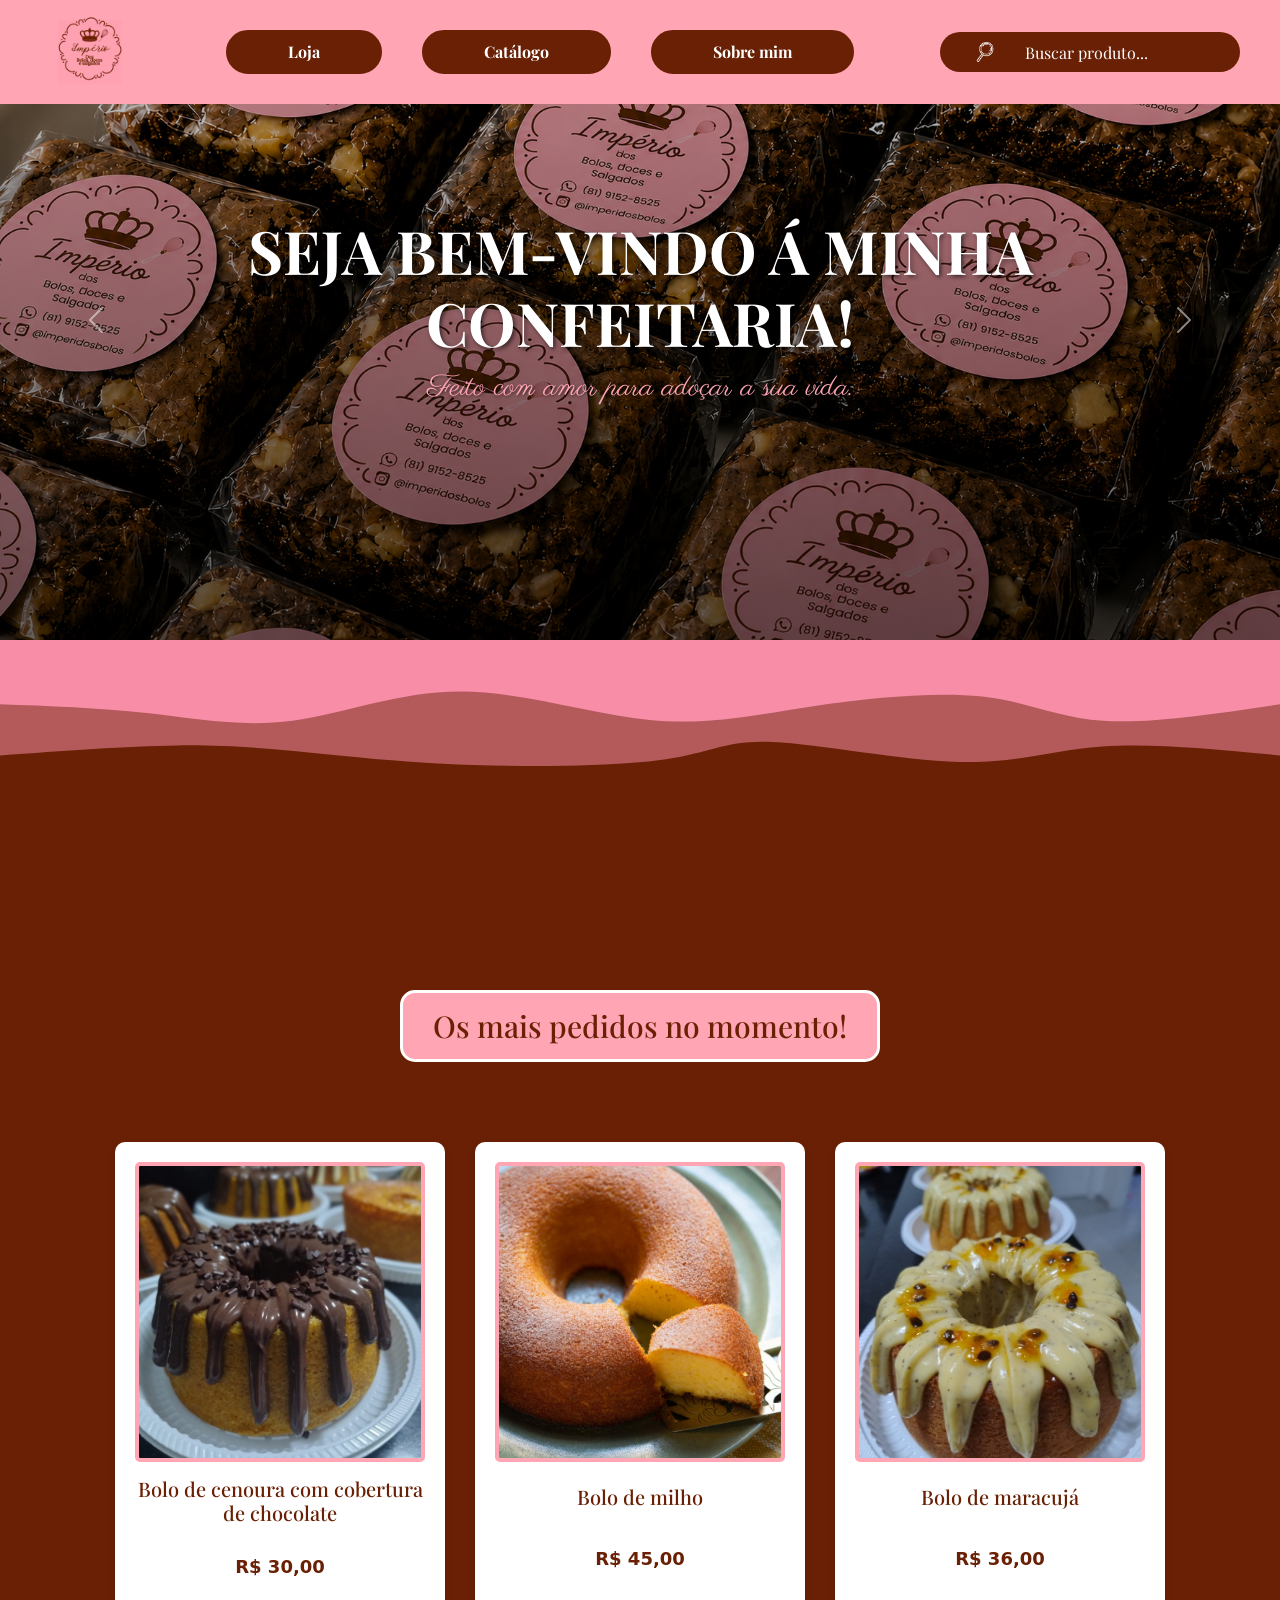
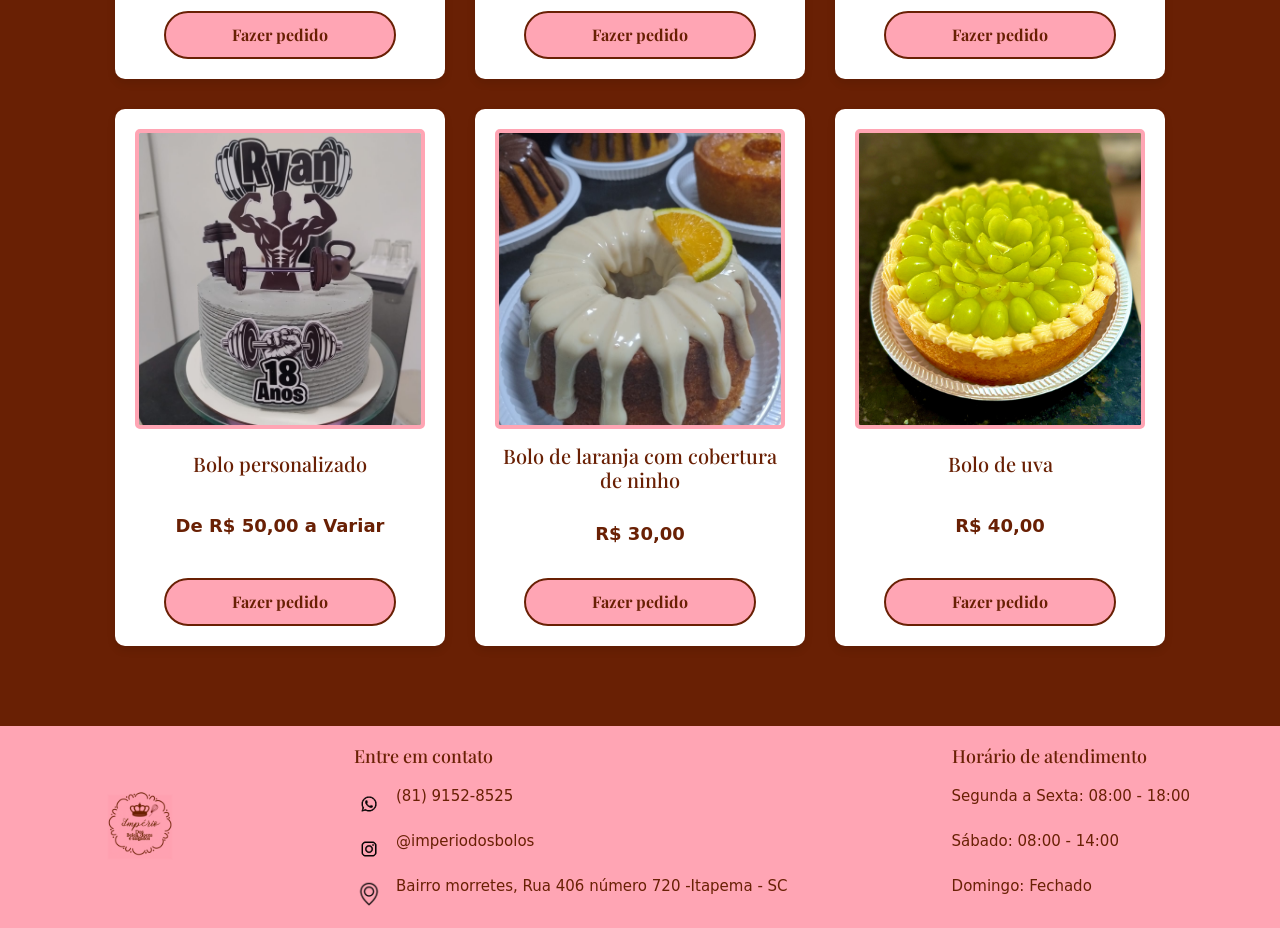
<file: index.html>
<!DOCTYPE html>
<html lang="pt-br">

<head>
    <meta charset="UTF-8">
    <meta name="viewport" content="width=device-width, initial-scale=1.0">

    <link href="https://cdn.jsdelivr.net/npm/bootstrap@5.3.8/dist/css/bootstrap.min.css" rel="stylesheet"
        integrity="sha384-sRIl4kxILFvY47J16cr9ZwB07vP4J8+LH7qKQnuqkuIAvNWLzeN8tE5YBujZqJLB" crossorigin="anonymous">

    <link rel="stylesheet" href="./style.css">
    <link rel="stylesheet" href="./busca.css">
    <link rel="shortcut icon" href="./Imagens/Design-sem-nome.ico" type="image/x-icon">

    <title>Império dos Bolos, Doces e Salgados</title>
</head>

<body>
    <div vw class="enabled">
      <div vw-access-button class="active"></div>
      <div vw-plugin-wrapper>
        <div class="vw-plugin-top"></div>
      </div>
    </div>
    <script src="https://vlibras.gov.br/app/vlibras-plugin.js"></script>
    <script>
      new window.VLibras.Widget('https://vlibras.gov.br/app');
    </script>
    
    <header>
        <nav>
            <a href="./index.html">
                <div class="logo">
                    <img src="./Imagens/Logo confeitaria.png" alt="logo">
                </div>
            </a>

            <div class="links">
                <a href="./index.html"> Loja </a>
                <a href="./catalogos.html"> Catálogo </a>
                <a href="./sobremim.html"> Sobre mim </a>
            </div>

            <form id="form-busca" class="busca pesquisabusca-container">
                <img src="./Imagens/lupa.png" alt="Lupa" class="icone-lupa">
                <input type="text" id="busca" placeholder="Buscar produto..." autocomplete="off">
                <ul id="sugestoes" class="sugestoes-off">
                </ul>
            </form>
        </nav>
    </header>

    <main>
        <section id="hero">
            <div id="carouselExampleAutoplaying" class="carousel slide" data-bs-ride="carousel">
                <div class="carousel-inner">
                    <div class="carousel-item active">
                        <img src="./Imagens/banner ajeitado.png" class="d-block w-100" alt="Banner brownie">
                        <div class="carousel-caption texto-frase">
                            <h2>SEJA BEM-VINDO Á MINHA CONFEITARIA!</h2>
                            <p>Feito com amor para adoçar a sua vida.</p>
                        </div>
                    </div>

                    <div class="carousel-item">
                        <img src="./Imagens/banner carrocel.png" class="d-block w-100" alt="Banner bolo">
                        <div class="carousel-caption texto-frase">
                            <h2>BOLOS FEITOS COM CARINHO</h2>
                            <p>Uma fatia de felicidade em cada pedaço.</p>
                        </div>
                    </div>

                    <div class="carousel-item">
                        <img src="./Imagens/brigadeiro carrocel.png" class="d-block w-100" alt="Banner brigadeiro">
                        <div class="carousel-caption texto-frase">
                            <h2>BRIGADEIROS GOURMET</h2>
                            <p>O verdadeiro sabor do afeto enrolado em granulado.</p>
                        </div>
                    </div>
                </div>

                <button class="carousel-control-prev" type="button" data-bs-target="#carouselExampleAutoplaying"
                    data-bs-slide="prev">
                    <span class="carousel-control-prev-icon" aria-hidden="true"></span>
                    <span class="visually-hidden">Previous</span>
                </button>
                <button class="carousel-control-next" type="button" data-bs-target="#carouselExampleAutoplaying"
                    data-bs-slide="next">
                    <span class="carousel-control-next-icon" aria-hidden="true"></span>
                    <span class="visually-hidden">Next</span>
                </button>
            </div>
            <svg width="100%" height="100%" id="svg" viewBox="0 0 1440 390" xmlns="http://www.w3.org/2000/svg"
                preserveAspectRatio="none" class="transition duration-300 ease-in-out delay-150 minha-onda">
                <defs>
                    <linearGradient id="gradient" x1="0%" y1="50%" x2="100%" y2="50%">
                        <stop offset="5%" stop-color="#f78da7"></stop>
                        <stop offset="95%" stop-color="#f78da7"></stop>
                    </linearGradient>
                </defs>
                <path
                    d="M 0,400 L 0,100 C 72.07455817378498,116.14709131075111 144.14911634756996,132.29418262150222 200,123 C 255.85088365243004,113.7058173784978 295.4780927835052,78.97036082474227 361,83 C 426.5219072164948,87.02963917525773 517.9385125184093,129.8243740795287 571,135 C 624.0614874815907,140.1756259204713 638.7678571428571,107.73214285714286 691,90 C 743.2321428571429,72.26785714285714 832.9900589101621,69.24705449189985 907,75 C 981.0099410898379,80.75294550810015 1039.2719072164948,95.27963917525774 1090,107 C 1140.7280927835052,118.72036082474226 1183.9223122238586,127.63438880706921 1241,126 C 1298.0776877761414,124.36561119293079 1369.0388438880707,112.18280559646539 1440,100 L 1440,400 L 0,400 Z"
                    stroke="none" stroke-width="0" fill="url(#gradient)" fill-opacity="0.53"
                    class="transition-all duration-300 ease-in-out delay-150 path-0" transform="rotate(-180 720 200)">
                </path>
                <defs>
                    <linearGradient id="gradient" x1="0%" y1="50%" x2="100%" y2="50%">
                        <stop offset="5%" stop-color="#f78da7"></stop>
                        <stop offset="95%" stop-color="#f78da7"></stop>
                    </linearGradient>
                </defs>
                <path
                    d="M 0,400 L 0,233 C 73.3488586156112,207.43335787923417 146.6977172312224,181.86671575846836 199,190 C 251.3022827687776,198.13328424153164 282.5579896907216,239.96649484536078 335,253 C 387.4420103092784,266.0335051546392 461.07032400589105,250.26730486008836 525,228 C 588.929675994109,205.73269513991164 643.1607142857143,176.96428571428572 709,192 C 774.8392857142857,207.03571428571428 852.2868188512517,265.8755522827688 922,266 C 991.7131811487483,266.1244477172312 1053.6920103092784,207.53350515463916 1111,190 C 1168.3079896907216,172.46649484536084 1220.9451399116347,195.99042709867453 1275,210 C 1329.0548600883653,224.00957290132547 1384.5274300441827,228.50478645066272 1440,233 L 1440,400 L 0,400 Z"
                    stroke="none" stroke-width="0" fill="url(#gradient)" fill-opacity="1"
                    class="transition-all duration-300 ease-in-out delay-150 path-1" transform="rotate(-180 720 200)">
                </path>
            </svg>

        </section>

        <h1 class="maisvendidos"> Os mais pedidos no momento!</h1>

        <section class="grade-produtos">
            <div class="produto">

                <img class="bolos" src="./Imagens/bolo de coco com cobertura de chocolate.jpeg"
                    alt="Bolo de coco com cobertura de chocolate">
                <h2 class="nome-produto">Bolo de cenoura com cobertura de chocolate</h2>
                <p class="preco">R$ 30,00</p>
                <a href="https://wa.me/558191528525?text=Olá! Gostaria de encomendar Bolo de coco com cobertura de chocolate"
                    target="_blank" class="botao-pedido">Fazer pedido</a>
            </div>
            </div>

            <div class="produto">
                <img class="bolos" src="./Imagens/bolo de milho.jpg" alt="Bolo de milho">
                <h2 class="nome-produto">Bolo de milho</h2>
                <p class="preco">R$ 45,00</p>
                <a href="https://wa.me/558191528525?text=Olá! gostaria de encomendar um bolo de morango" target="_blank"
                    class="botao-pedido">Fazer pedido</a>
            </div>
            </div>

            <div class="produto">
                <img class="bolos" src="./Imagens/bolo de maracuja.jpeg" alt="Bolo de maracujá">
                <h2 class="nome-produto">Bolo de maracujá</h2>
                <p class="preco">R$ 36,00</p>
                <a href="https://wa.me/558191528525?text=Olá! Gostaria de encomendar um Bolo de maracujá"
                    target="_blank" class="botao-pedido">Fazer pedido</a>
            </div>
            </div>

            <div class="produto">
                <img class="bolos" src="./Imagens/bolo personalizados.jpeg" alt="Bolo personalizado">
                <h2 class="nome-produto">Bolo personalizado</h2>
                <p class="preco"> De R$ 50,00 a Variar </p>
                <a href="https://wa.me/558191528525?text=Olá! Gostaria de encomendar um bolo personalizado"
                    target="_blank" class="botao-pedido">Fazer pedido</a>
            </div>
            </div>

            <div class="produto">
                <img class="bolos" src="./Imagens/bolo de laranja.jpeg" alt="Bolo de laranja">
                <h2 class="nome-produto">Bolo de laranja com cobertura de ninho</h2>
                <p class="preco">R$ 30,00</p>
                <a href="https://wa.me/558191528525?text=Olá! Gostaria de encomendar um bolo de laranja" target="_blank"
                    class="botao-pedido">Fazer pedido</a>
            </div>
            </div>

            <div class="produto">
                <img class="bolos" src="./Imagens/bolo de uva.jpeg" alt="Bolo de uva">
                <h2 class="nome-produto">Bolo de uva</h2>
                <p class="preco">R$ 40,00</p>
                <a href="https://wa.me/558191528525?text=Olá! Gostaria de encomendar um bolo de uva" target="_blank"
                    class="botao-pedido">Fazer pedido</a>
            </div>
            </div>
        </section>
    </main>

    <footer class="rodape">
        <div class="logorodape-principal"> <img class="logorodape" src="./Imagens/Logo confeitaria.png" alt="logo">
        </div>

        <div class="contato">
            <h3 class="contato-titulo">Entre em contato</h3>

            <div class="item-contato">
                <img src="./Imagens/whatsapp.png" alt="WhatsApp">
                <p> (81) 9152-8525</p>
            </div>

            <div class="item-contato">
                <img src="./Imagens/instagram.png" alt="Instagram">
                <p>@imperiodosbolos</p>
            </div>

            <div class="item-contato">
                <img src="./Imagens/mapa.png" alt="Localização">
                <p>Bairro morretes, Rua 406 número 720 -Itapema - SC</p>
            </div>
        </div>

        <div class="horarios">
            <h3 class="atendimento-titulo">Horário de atendimento</h3>
            <p>Segunda a Sexta: 08:00 - 18:00</p>
            <p>Sábado: 08:00 - 14:00</p>
            <p>Domingo: Fechado</p>
        </div>
    </footer>

    <script src="https://cdn.jsdelivr.net/npm/@popperjs/core@2.11.8/dist/umd/popper.min.js"
        integrity="sha384-I7E8VVD/ismYTF4hNIPjVp/Zjvgyol6VFvRkX/vR+Vc4jQkC+hVqc2pM8ODewa9r"
        crossorigin="anonymous"></script>
    <script src="https://cdn.jsdelivr.net/npm/bootstrap@5.3.8/dist/js/bootstrap.min.js"
        integrity="sha384-G/EV+4j2dNv+tEPo3++6LCgdCROaejBqfUeNjuKAiuXbjrxilcCdDz6ZAVfHWe1Y"
        crossorigin="anonymous"></script>

    <script src="./script.js"></script>
</body>

</html>
</file>
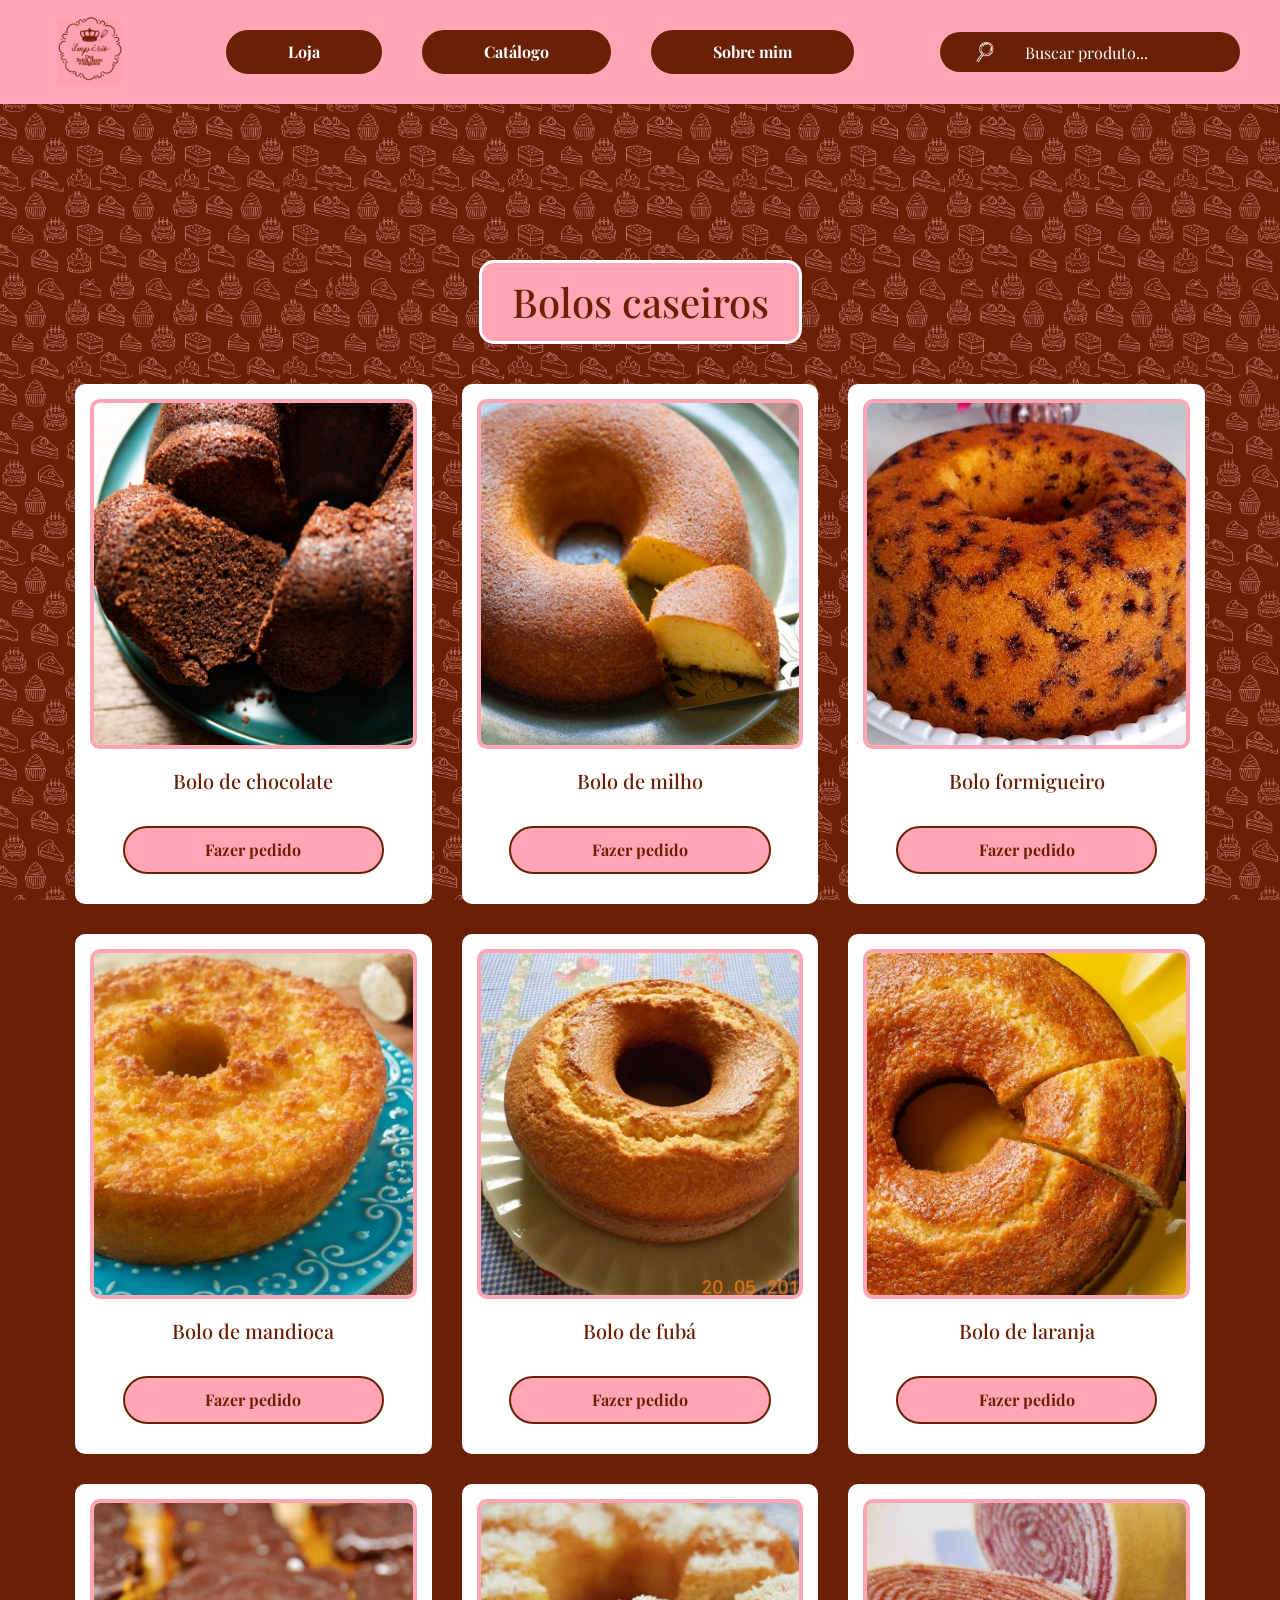
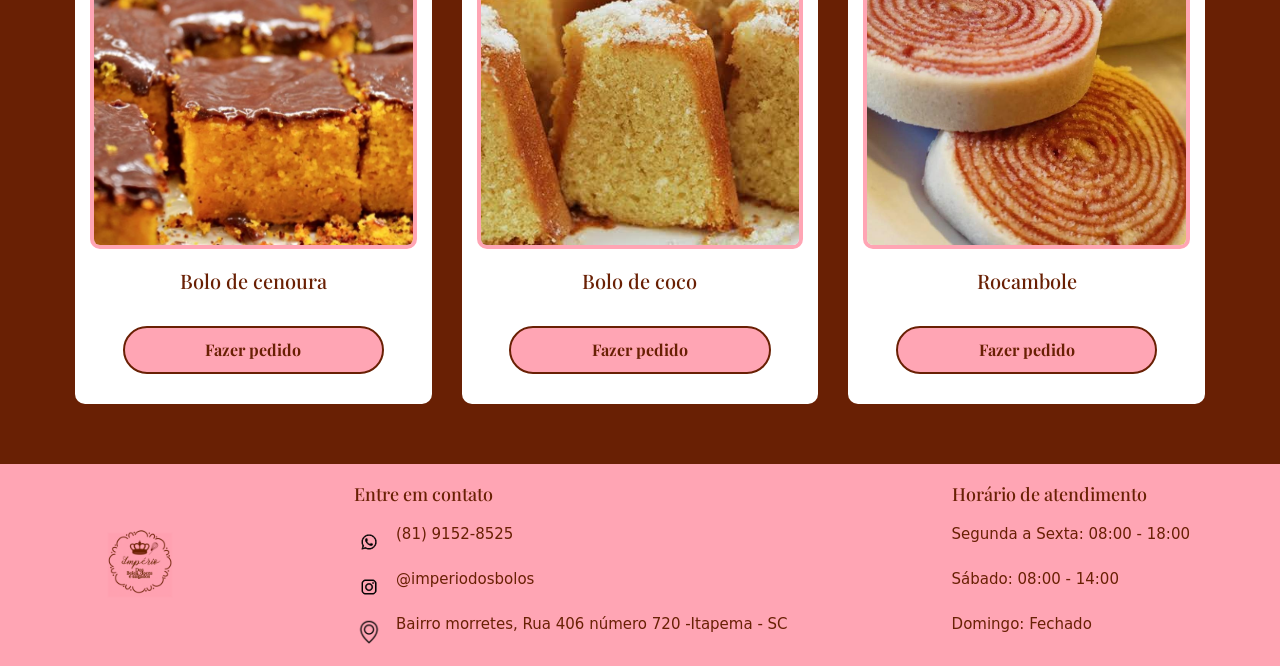
<file: boloscaseiros.html>
<!DOCTYPE html>
<html lang="pt-br">

<head>
    <meta charset="UTF-8">
    <meta name="viewport" content="width=device-width, initial-scale=1.0">

    <link href="https://cdn.jsdelivr.net/npm/bootstrap@5.3.8/dist/css/bootstrap.min.css" rel="stylesheet"
        integrity="sha384-sRIl4kxILFvY47J16cr9ZwB07vP4J8+LH7qKQnuqkuIAvNWLzeN8tE5YBujZqJLB" crossorigin="anonymous">

    <link rel="stylesheet" href="./boloscaseiros.css">
    <link rel="stylesheet" href="./busca.css">
    <link rel="shortcut icon" href="./Imagens/Design-sem-nome.ico" type="image/x-icon">

    <title>Império dos Bolos, Doces e Salgados</title>
</head>

<body>
    <div vw class="enabled">
      <div vw-access-button class="active"></div>
      <div vw-plugin-wrapper>
        <div class="vw-plugin-top"></div>
      </div>
    </div>
    <script src="https://vlibras.gov.br/app/vlibras-plugin.js"></script>
    <script>
      new window.VLibras.Widget('https://vlibras.gov.br/app');
    </script>
    <header>
        <nav>
            <a href="./index.html">
                <div class="logo">
                    <img src="./Imagens/Logo confeitaria.png" alt="logo">
                </div>
            </a>

            <div class="links">
                <a href="./index.html"> Loja </a>
                <a href="./catalogos.html"> Catálogo </a>
                <a href="./sobremim.html"> Sobre mim </a>
            </div>

            <form id="form-busca" class="busca pesquisabusca-container">
                <img src="./Imagens/lupa.png" alt="Lupa" class="icone-lupa">
                <input type="text" id="busca" placeholder="Buscar produto..." autocomplete="off">
                <ul id="sugestoes" class="sugestoes-off">
                </ul>
            </form>
        </nav>
    </header>

    <main>
        <h1>Bolos caseiros</h1>

        <section class="opcoes">
            <div class="produtos">

                <div class="doces" id="bolo-de-chocolate">
                    <img class="imagem" src="./Imagens/bolo de chocolate.jpg" alt="Bolo de chocolate">
                    <h2 class="nome-produto">Bolo de chocolate </h2>

                    <a href="https://wa.me/558191528525?text=Olá! Gostaria de encomendar bolo caseiro de chocolate."
                        target="_blank" target="_blank" class="botao-pedido">Fazer pedido</a>
                </div>

                <div class="doces" id="bolo-de-milho">
                    <img class="imagem" src="./Imagens/bolo de milho.jpg" alt="Bolo de milho">
                    <h2 class="nome-produto">Bolo de milho</h2>

                    <a href="https://wa.me/558191528525?text=Olá! Gostaria de encomendar um bolo de milho."
                        target="_blank" target="_blank" class="botao-pedido">Fazer pedido</a>
                </div>

                <div class="doces" id="bolo-formigueiro">
                    <img class="imagem" src="./Imagens/bolo formigueiro.jpg" alt="Bolo formigueiro">
                    <h2 class="nome-produto">Bolo formigueiro</h2>

                    <a href="https://wa.me/558191528525?text=Olá! Gostaria de encomendar um bolo formigueiro."
                        target="_blank" target="_blank" class="botao-pedido">Fazer pedido</a>
                </div>

                <div class="doces" id="bolo-de-mandioca">
                    <img class="imagem" src="./Imagens/bolo de mandioca.jpg" alt="Bolo de mandioca">
                    <h2 class="nome-produto">Bolo de mandioca </h2>

                    <a href="https://wa.me/558191528525?text=Olá! Gostaria de encomendar um bolo de mandioca."
                        target="_blank" target="_blank" class="botao-pedido">Fazer pedido
                    </a>
                </div>

                <div class="doces" id="bolo-de-fuba">
                    <img class="imagem" src="./Imagens/bolo de fubá.jpg" alt="Bolo de fubá">
                    <h2 class="nome-produto">Bolo de fubá </h2>

                    <a href="https://wa.me/558191528525?text=Olá! Gostaria de encomendar um bolo de fubá."
                        target="_blank" target="_blank" class="botao-pedido">Fazer pedido
                    </a>
                </div>

                <div class="doces" id="bolo-de-laranja">
                    <img class="imagem" src="./Imagens/bolo de laranja.jpg" alt="Bolo de laranja">
                    <h2 class="nome-produto">Bolo de laranja </h2>

                    <a href="https://wa.me/558191528525?text=Olá! Gostaria de encomendar um bolo de laranja."
                        target="_blank" target="_blank" class="botao-pedido">Fazer pedido
                    </a>
                </div>

                <div class="doces" id="bolo-de-cenoura">
                    <img class="imagem" src="./Imagens/bolo de cenoura.jpg" alt="Bolo de cenoura">
                    <h2 class="nome-produto">Bolo de cenoura</h2>

                    <a href="https://wa.me/558191528525?text=Olá! Gostaria de encomendar um bolo de cenoura."
                        target="_blank" target="_blank" class="botao-pedido">Fazer pedido
                    </a>
                </div>



                <div class="doces">
                    <img class="imagem" src="./Imagens/bolo de coco.jpg" alt="Bolo de coco">
                    <h2 class="nome-produto">Bolo de coco</h2>

                    <a href="https://wa.me/558191528525?text=Olá! Gostaria de encomendar um bolo de coco caseiro."
                        target="_blank" target="_blank" class="botao-pedido">Fazer pedido
                    </a>
                </div>


                <div class="doces">
                    <img class="imagem" src="./Imagens/rocombole.jpg" alt="Rocambole">
                    <h2 class="nome-produto">Rocambole</h2>

                    <a href="https://wa.me/558191528525?text=Olá! Gostaria de encomendar um rocambole."
                        target="_blank" target="_blank" class="botao-pedido">Fazer pedido
                    </a>
                </div>

            </div>
        </section>
    </main>


    <footer class="rodape">
        <div class="logorodape-principal"> <img class="logorodape" src="./Imagens/Logo confeitaria.png" alt="logo">
        </div>

        <div class="contato">
            <h3 class="contato-titulo">Entre em contato</h3>

            <div class="item-contato">
                <img src="./Imagens/whatsapp.png" alt="WhatsApp">
                <p> (81) 9152-8525</p>
            </div>

            <div class="item-contato">
                <img src="./Imagens/instagram.png" alt="Instagram">
                <p>@imperiodosbolos</p>
            </div>

            <div class="item-contato">
                <img src="./Imagens/mapa.png" alt="Localização">
                <p> Bairro morretes, Rua 406 número 720 -Itapema - SC</p>
            </div>
        </div>

        <div class="horarios">
            <h3 class="atendimento-titulo">Horário de atendimento</h3>
            <p>Segunda a Sexta: 08:00 - 18:00</p>
            <p>Sábado: 08:00 - 14:00</p>
            <p>Domingo: Fechado</p>
        </div>
    </footer>

    <script src="script.js"></script>
</body>

</html>
</file>
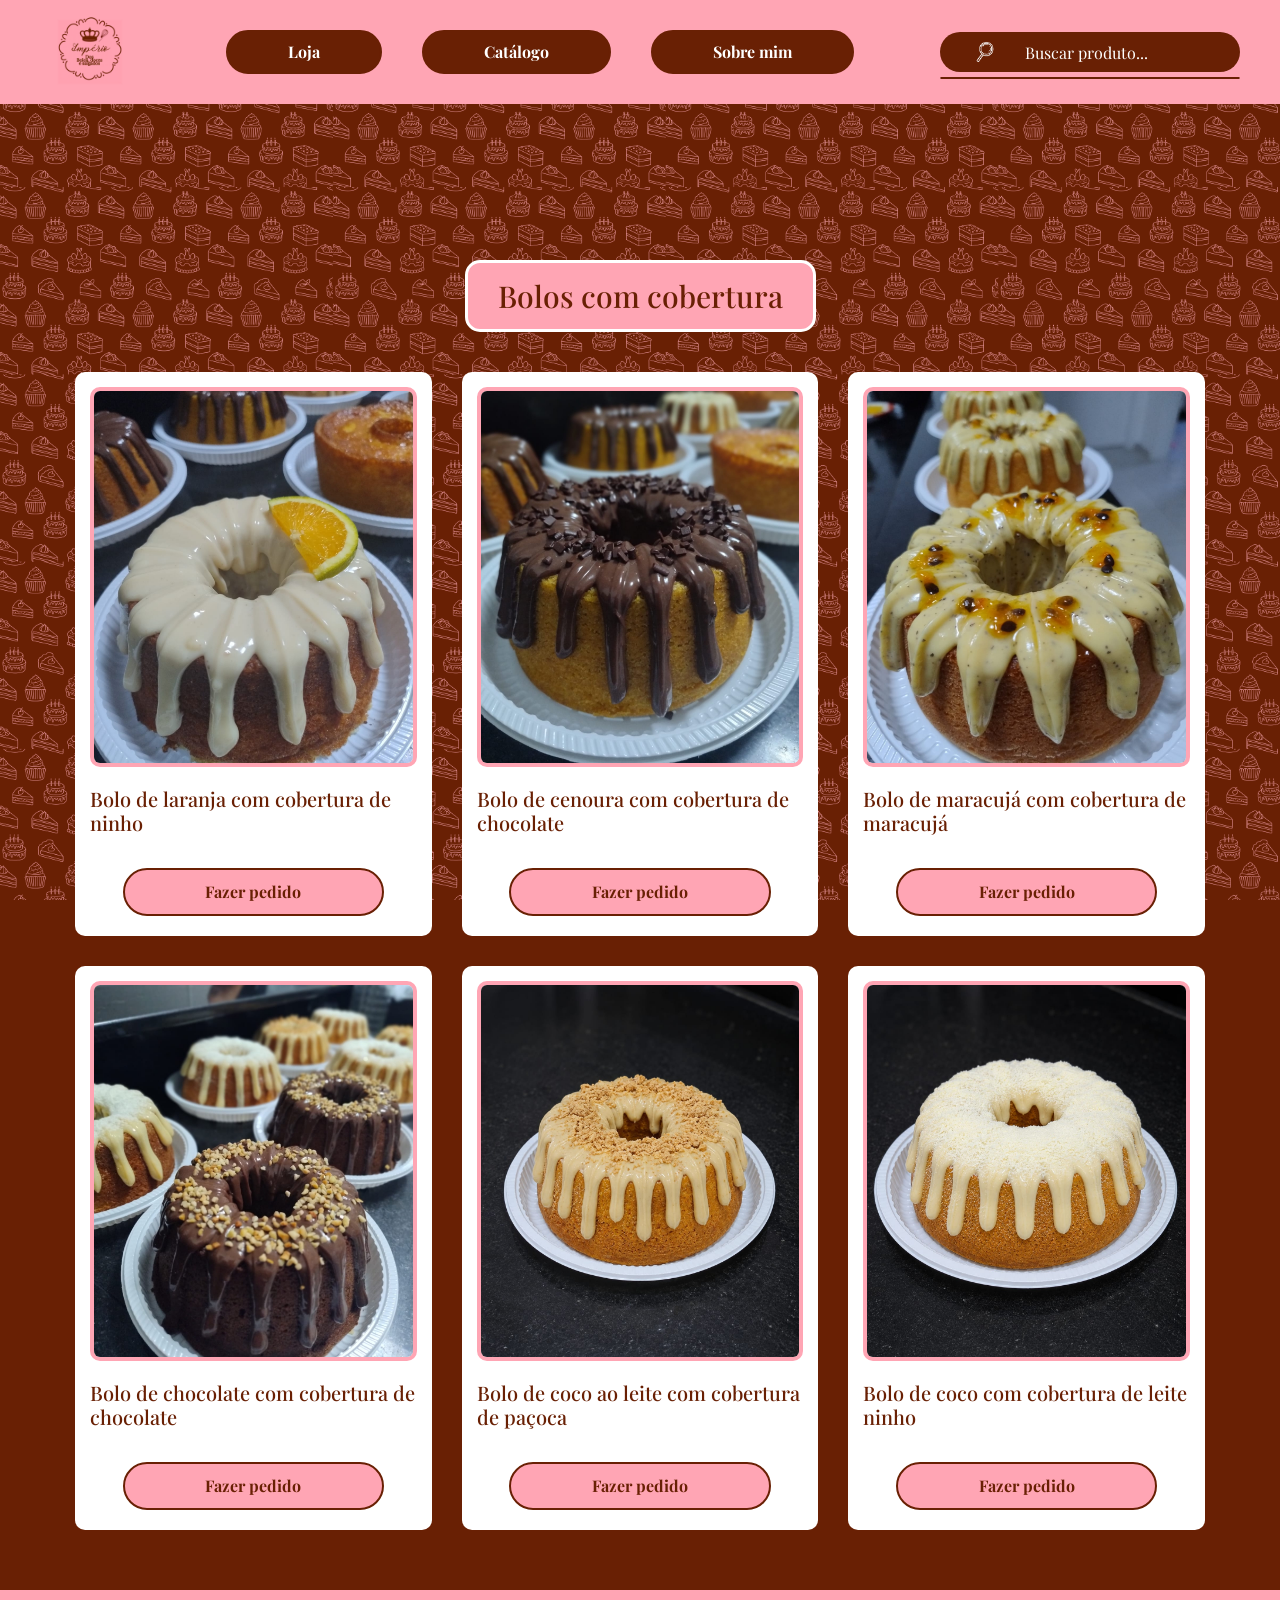
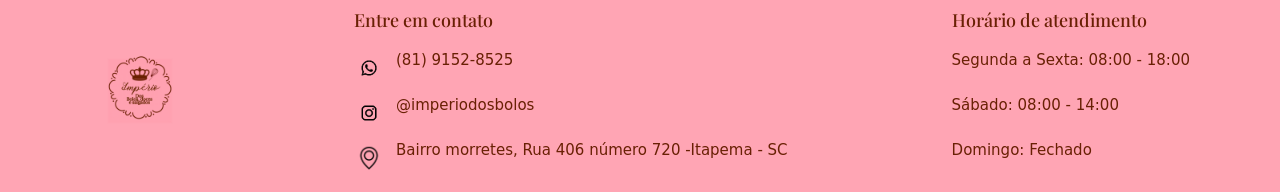
<file: boloscobertura.html>
<!DOCTYPE html>
<html lang="pt-br">

<head>
    <meta charset="UTF-8">
    <meta name="viewport" content="width=device-width, initial-scale=1.0">

    <link href="https://cdn.jsdelivr.net/npm/bootstrap@5.3.8/dist/css/bootstrap.min.css" rel="stylesheet"
        integrity="sha384-sRIl4kxILFvY47J16cr9ZwB07vP4J8+LH7qKQnuqkuIAvNWLzeN8tE5YBujZqJLB" crossorigin="anonymous">

    <link rel="stylesheet" href="./boloscobertura.css">
    <link rel="stylesheet" href="./busca.css">
    <link rel="shortcut icon" href="./Imagens/Design-sem-nome.ico" type="image/x-icon">

    <title>Império dos Bolos, Doces e Salgados</title>
</head>

<body>
    <div vw class="enabled">
      <div vw-access-button class="active"></div>
      <div vw-plugin-wrapper>
        <div class="vw-plugin-top"></div>
      </div>
    </div>
    <script src="https://vlibras.gov.br/app/vlibras-plugin.js"></script>
    <script>
      new window.VLibras.Widget('https://vlibras.gov.br/app');
    </script>
    <header>
        <nav>
            <a href="./index.html">
                <div class="logo">
                    <img src="./Imagens/Logo confeitaria.png" alt="logo">
                </div>
            </a>

            <div class="links">
                <a href="./index.html"> Loja </a>
                <a href="./catalogos.html"> Catálogo </a>
                <a href="./sobremim.html"> Sobre mim </a>
            </div>

            <form id="form-busca" class="busca pesquisabusca-container">
                <img src="./Imagens/lupa.png" alt="Lupa" class="icone-lupa">
                <input type="text" id="busca" placeholder="Buscar produto..." autocomplete="off">
                <ul id="sugestoes"></ul>
            </form>
        </nav>
    </header>

    <main>
        <h1> Bolos com cobertura</h1>

        <section class="opcoes">
            <div class="produtos">

                <div class="doces" id="bolo-de-laranja-com-cobertura-de-ninho">
                    <img class="imagem" src="./Imagens/bolo de laranja.jpeg"
                        alt="Bolo de laranja com cobertura de leite ninho">
                    <h2 class="nome-produto">Bolo de laranja com cobertura de ninho</h2>

                    <a href="https://wa.me/558191528525?text=Olá! Gostaria de encomendar Bolo de laranja com cobertura de leite ninho."
                        target="_blank" target="_blank" class="botao-pedido">Fazer pedido</a>
                </div>

                <div class="doces" id="bolo-de-cenoura-com-cobertura-de-chocolate">
                    <img class="imagem" src="./Imagens/bolo de coco com cobertura de chocolate.jpeg"
                        alt="Bolo de cenoura com cobertura de chocolate">
                    <h2 class="nome-produto">Bolo de cenoura com cobertura de chocolate</h2>

                    <a href="https://wa.me/558191528525?text=Olá! Gostaria de encomendar Bolo de cenoura com cobertura de chocolate."
                        target="_blank" target="_blank" class="botao-pedido">Fazer pedido</a>
                </div>

                <div class="doces" id="bolo-de-maracuja-com-cobertura-de-maracuja">
                    <img class="imagem" src="./Imagens/bolo de maracuja.jpeg"
                        alt="Bolo de maracuja com cobertura de maracuja">
                    <h2 class="nome-produto"> Bolo de maracujá com cobertura de maracujá</h2>

                    <a href="https://wa.me/558191528525?text=Olá! Gostaria de encomendar Bolo de maracujá com cobertura de maracujá."
                        target="_blank" target="_blank" class="botao-pedido">Fazer pedido</a>
                </div>

                <div class="doces" id="bolo-de-chocolate-com-cobertura-de-chocolate">
                    <img class="imagem" src="./Imagens/bolo de chocolate com cobertura de chocolate.jpeg"
                        alt="Bolo de chocolate com cobertura de chocolate">
                    <h2 class="nome-produto">Bolo de chocolate com cobertura de chocolate</h2>

                    <a href="https://wa.me/558191528525?text=Olá! Gostaria de encomendar Bolo de chocolate com conbertura de chocolate."
                        target="_blank" target="_blank" class="botao-pedido">Fazer pedido</a>
                </div>

                <div class="doces" id="bolo-de-coco-ao-leite-com-cobertura-de-pacoca">
                    <img class="imagem" src="./Imagens/bolo de paçoca.jpeg" alt="Bolo de coco com cobertura de paçoca">
                    <h2 class="nome-produto">Bolo de coco ao leite com cobertura de paçoca </h2>

                    <a href="https://wa.me/558191528525?text=Olá! Gostaria de encomendar um Bolo de coco com cobertura de paçoca."
                        target="_blank" target="_blank" class="botao-pedido">Fazer pedido</a>
                </div>

                <div class="doces" id="bolo-de-coco-com-cobertura-de-leite-ninho">
                    <img class="imagem" src="./Imagens/bolo de leite ninho.jpeg"
                        alt="Bolo de coco com cobertura de leite ninho">
                    <h2 class="nome-produto">Bolo de coco com cobertura de leite ninho</h2>

                    <a href="https://wa.me/558191528525?text=Olá! Gostaria de encomendar um Bolo de coco com leite ninho."
                        target="_blank" target="_blank" class="botao-pedido">Fazer pedido</a>
                </div>

            </div>
        </section>
    </main>


    <footer class="rodape">
        <div class="logorodape-principal"> <img class="logorodape" src="./Imagens/Logo confeitaria.png" alt="logo">
        </div>

        <div class="contato">
            <h3 class="contato-titulo">Entre em contato</h3>

            <div class="item-contato">
                <img src="./Imagens/whatsapp.png" alt="WhatsApp">
                <p> (81) 9152-8525</p>
            </div>

            <div class="item-contato">
                <img src="./Imagens/instagram.png" alt="Instagram">
                <p>@imperiodosbolos</p>
            </div>

            <div class="item-contato">
                <img src="./Imagens/mapa.png" alt="Localização">
                <p>Bairro morretes, Rua 406 número 720 -Itapema - SC</p>
            </div>
        </div>

        <div class="horarios">
            <h3 class="atendimento-titulo">Horário de atendimento</h3>
            <p>Segunda a Sexta: 08:00 - 18:00</p>
            <p>Sábado: 08:00 - 14:00</p>
            <p>Domingo: Fechado</p>
        </div>
    </footer>

    <script src="script.js"></script>
</body>

</html>
</file>
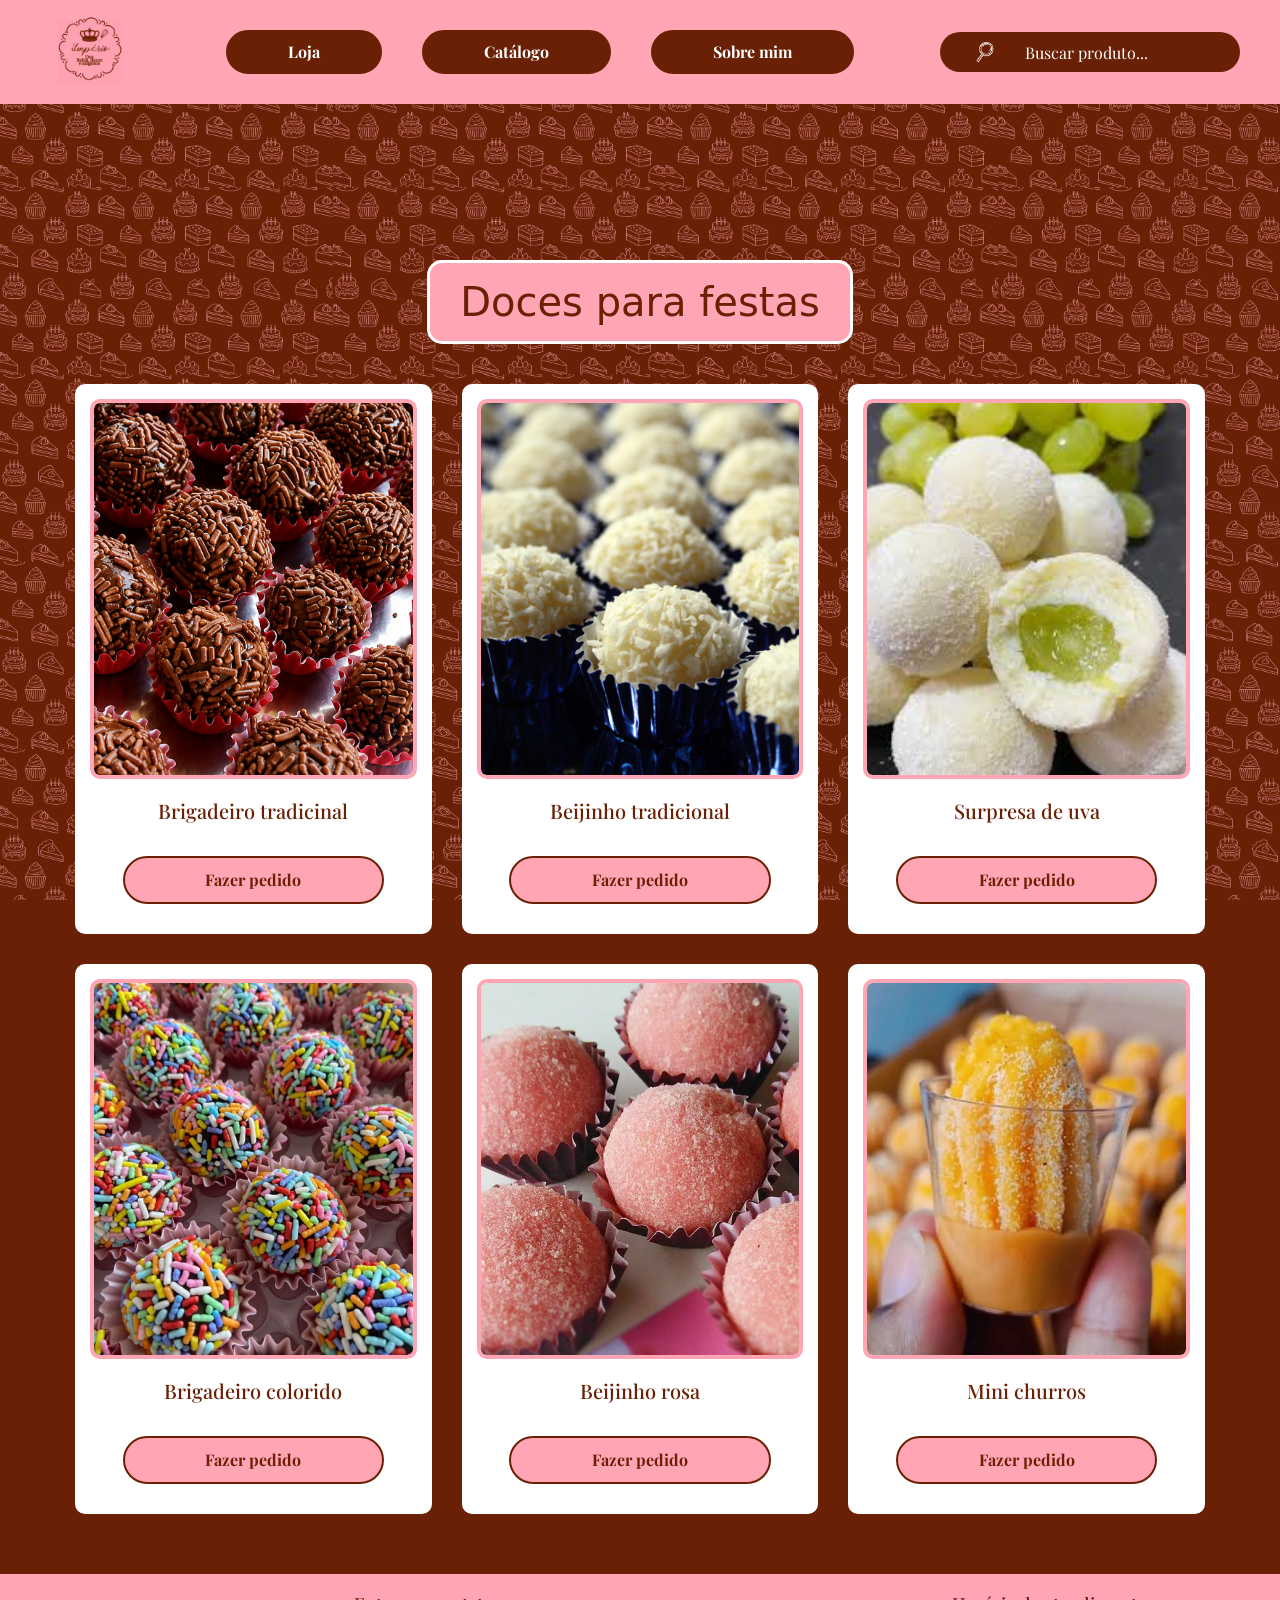
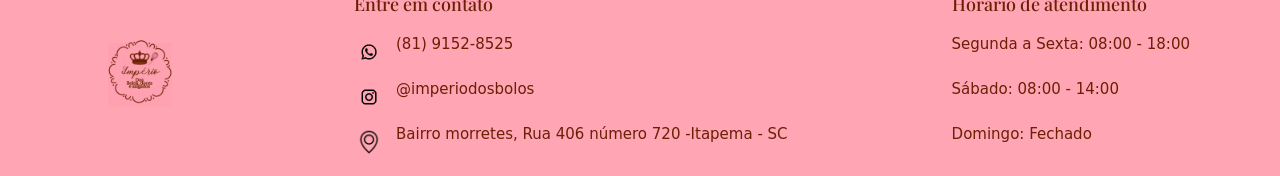
<file: brigadeiros.html>
<!DOCTYPE html>
<html lang="pt-br">

<head>
    <meta charset="UTF-8">
    <meta name="viewport" content="width=device-width, initial-scale=1.0">

    <link href="https://cdn.jsdelivr.net/npm/bootstrap@5.3.8/dist/css/bootstrap.min.css" rel="stylesheet"
        integrity="sha384-sRIl4kxILFvY47J16cr9ZwB07vP4J8+LH7qKQnuqkuIAvNWLzeN8tE5YBujZqJLB" crossorigin="anonymous">

    <link rel="stylesheet" href="./brigadeiros.css">
    <link rel="stylesheet" href="./busca.css">
    <link rel="shortcut icon" href="./Imagens/Design-sem-nome.ico" type="image/x-icon">

    <title>Império dos Bolos, Doces e Salgados</title>
</head>

<body>
    <div vw class="enabled">
      <div vw-access-button class="active"></div>
      <div vw-plugin-wrapper>
        <div class="vw-plugin-top"></div>
      </div>
    </div>
    <script src="https://vlibras.gov.br/app/vlibras-plugin.js"></script>
    <script>
      new window.VLibras.Widget('https://vlibras.gov.br/app');
    </script>
    <header>
        <nav>
            <a href="./index.html">
                <div class="logo">
                    <img src="./Imagens/Logo confeitaria.png" alt="logo">
                </div>
            </a>

            <div class="links">
                <a href="./index.html"> Loja </a>
                <a href="./catalogos.html"> Catálogo </a>
                <a href="./sobremim.html"> Sobre mim </a>
            </div>

            <form id="form-busca" class="busca pesquisabusca-container">
                <img src="./Imagens/lupa.png" alt="Lupa" class="icone-lupa">
                <input type="text" id="busca" placeholder="Buscar produto..." autocomplete="off">
                <ul id="sugestoes" class="sugestoes-off">
                </ul>
            </form>
        </nav>
    </header>

    <main>
        <h1>Doces para festas </h1>

        <section class="opcoes">
            <div class="produtos">

                <div class="doces" id="brigadeiro-tradicional">
                    <img class="imagem" src="./Imagens/brigadeiroo.png" alt="Brigadeiro">
                    <h2 class="nome-produto">Brigadeiro tradicinal</h2>

                    <a href="https://wa.me/558191528525?text=Olá! Gostaria de encomendar Brigadeiro tradicional." target="_blank"
                        target="_blank" class="botao-pedido">Fazer pedido</a>
                </div>

                <div class="doces" id="beijinho-tradicional">
                    <img class="imagem" src="./Imagens/beijinho.jpg" alt="Beijinho">
                    <h2 class="nome-produto">Beijinho tradicional </h2>

                    <a href="https://wa.me/558191528525?text=Olá! Gostaria de encomendar Beijinho tradicional." target="_blank"
                        target="_blank" class="botao-pedido">Fazer pedido</a>
                </div>

                <div class="doces" id="surpresa-de-uva">
                    <img class="imagem" src="./Imagens/surpresa de uva.jpg" alt="Surpresa de uva">
                    <h2 class="nome-produto">Surpresa de uva</h2>

                    <a href="https://wa.me/558191528525?text=Olá! Gostaria de encomendar Surpresa de Uva."
                        target="_blank" target="_blank" class="botao-pedido">Fazer pedido</a>
                </div>

                <div class="doces" id="brigadeiro-colorido">
                    <img class="imagem" src="./Imagens/brigadeiro colorido.jpg" alt="Brigadeiro colorido">
                    <h2 class="nome-produto">Brigadeiro colorido</h2>

                    <a href="https://wa.me/558191528525?text=Olá! Gostaria de encomendar brigadeiro colorido."
                        target="_blank" target="_blank" class="botao-pedido">Fazer pedido
                    </a>
                </div>

                <div class="doces" id="beijinho-rosa">
                    <img class="imagem" src="./Imagens/beijinho rosa.jpg" alt="Beijinho rosa">
                    <h2 class="nome-produto">Beijinho rosa</h2>

                    <a href="https://wa.me/558191528525?text=Olá! Gostaria de encomendar beijinho rosa." target="_blank"
                        target="_blank" class="botao-pedido">Fazer pedido</a>
                </div>

                <div class="doces" id="mini-churros">
                    <img class="imagem" src="./Imagens/mini churros.jpg" alt="Mini churros">
                    <h2 class="nome-produto">Mini churros</h2>

                    <a href="https://wa.me/558191528525?text=Olá! Gostaria de encomendar mini churros." target="_blank"
                        target="_blank" class="botao-pedido">Fazer pedido</a>
                </div>

            </div>
        </section>
    </main>


    <footer class="rodape">
        <div class="logorodape-principal"> <img class="logorodape" src="./Imagens/Logo confeitaria.png" alt="logo">
        </div>

        <div class="contato">
            <h3 class="contato-titulo">Entre em contato</h3>

            <div class="item-contato">
                <img src="./Imagens/whatsapp.png" alt="WhatsApp">
                <p> (81) 9152-8525</p>
            </div>

            <div class="item-contato">
                <img src="./Imagens/instagram.png" alt="Instagram">
                <p>@imperiodosbolos</p>
            </div>

            <div class="item-contato">
                <img src="./Imagens/mapa.png" alt="Localização">
                <p>Bairro morretes, Rua 406 número 720 -Itapema - SC</p>
            </div>
        </div>

        <div class="horarios">
            <h3 class="atendimento-titulo">Horário de atendimento</h3>
            <p>Segunda a Sexta: 08:00 - 18:00</p>
            <p>Sábado: 08:00 - 14:00</p>
            <p>Domingo: Fechado</p>
        </div>
    </footer>

    <script src="script.js"></script>
</body>

</html>
</file>
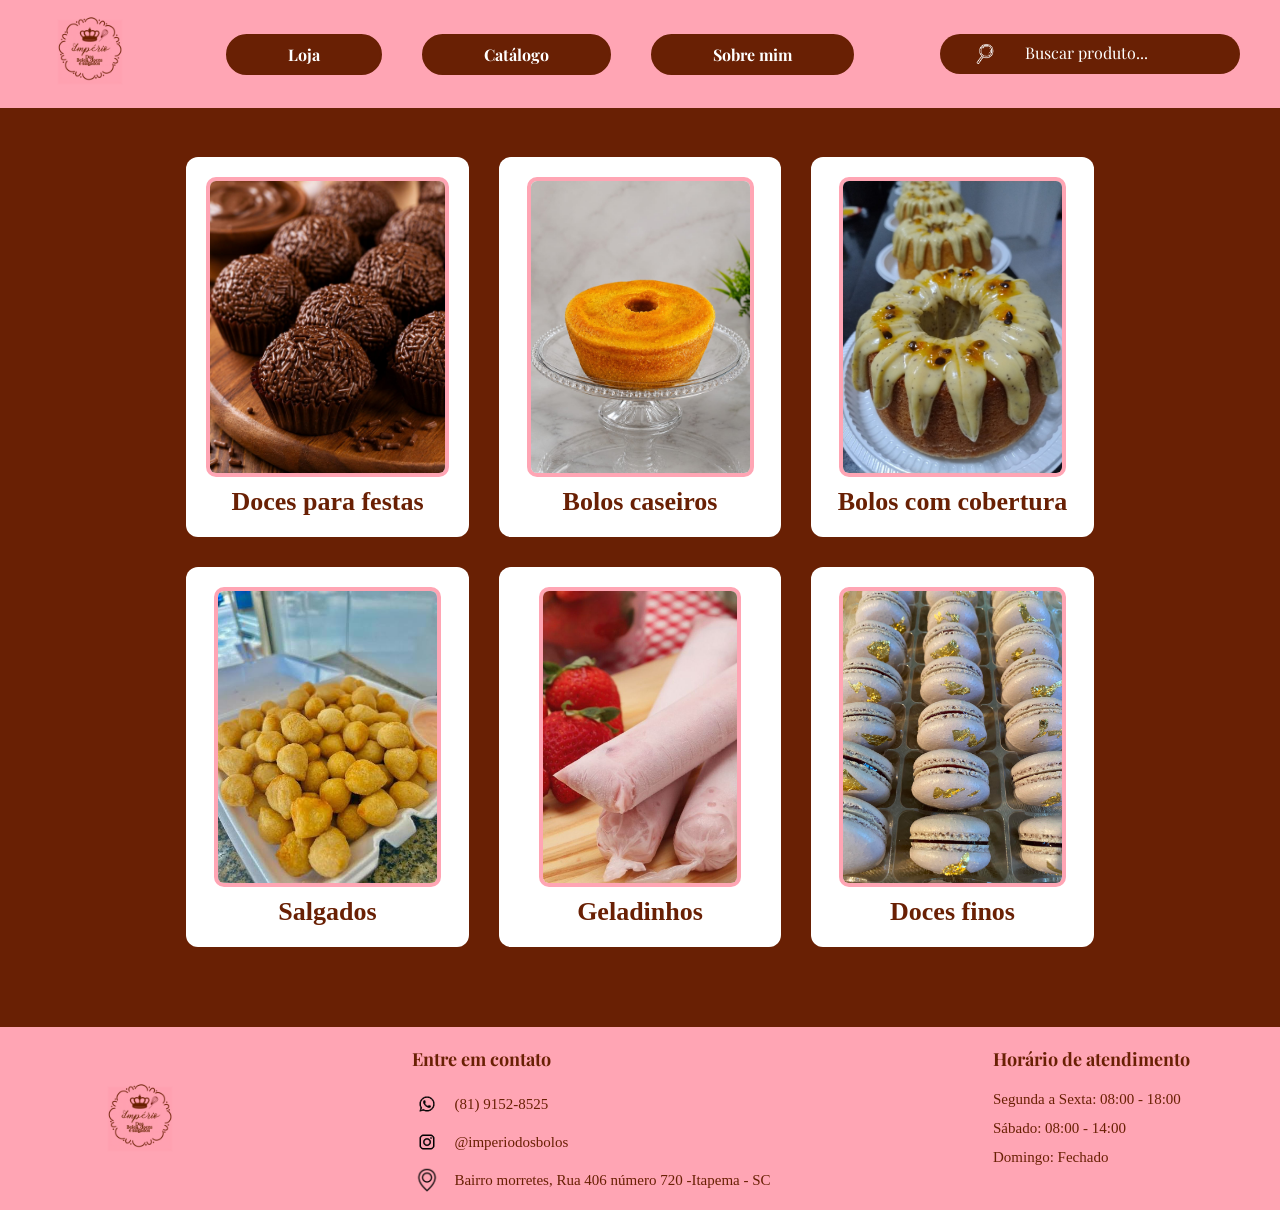
<file: catalogos.html>
<!DOCTYPE html>
<html lang="pt-br">

<head>
    <meta charset="UTF-8">
    <meta name="viewport" content="width=device-width, initial-scale=1.0">
    <link rel="stylesheet" href="./catalogos.css"> <!-- Link para o arquivo CSS -->
    <link rel="stylesheet" href="./busca.css">
    <link rel="shourtcut icon" href="./Imagens/Design-sem-nome.ico" type="imagem/x-icon">
    <!-- Link para o ícone da página -->
    <title>Império dos Bolos, Doces e Salgados</title>
</head>

<body>
<div vw class="enabled">
      <div vw-access-button class="active"></div>
      <div vw-plugin-wrapper>
        <div class="vw-plugin-top"></div>
      </div>
    </div>
    <script src="https://vlibras.gov.br/app/vlibras-plugin.js"></script>
    <script>
      new window.VLibras.Widget('https://vlibras.gov.br/app');
    </script>
    <header>
        <nav>
            <a href="./index.html">
                <div class="logo">
                    <img src="./Imagens/Logo confeitaria.png" alt="logo">
                </div>
            </a>

            <div class="links">
                <a href="./index.html"> Loja </a>
                <a href="./catalogos.html"> Catálogo </a>
                <a href="./sobremim.html"> Sobre mim </a>
            </div>

            <form id="form-busca" class="busca pesquisabusca-container">
                <img src="./Imagens/lupa.png" alt="Lupa" class="icone-lupa">
                <input type="text" id="busca" placeholder="Buscar produto..." autocomplete="off">
                <ul id="sugestoes" class="sugestoes-off">
                </ul>
            </form>
        </nav>

    </header>


    <main> <!-- Conteúdo principal -->

        <h1> Catalogos</h1>

        <section class="catalogos">

            <div class="produtos">
                <div class="produto">
                    <a href="./brigadeiros.html"> <img class="brigadeiro e brigadeiro-e-beijinhos"
                            src="./Imagens/brigadeiro.jfif" alt="brigadeiro-e-beijinhos"></a>
                    <h2 class="nome-produto">Doces para festas</h2>

                </div>

                <div class="produto">
                    <a href="./boloscaseiros.html"> <img class="caseiros" src="./Imagens/BOLO CACEIRO.jpg"
                            alt="bolos-caseiros"></a>
                    <h2 class="nome-produto">Bolos caseiros</h2>

                </div>

                <div class="produto">
                    <a href="./boloscobertura.html"> <img class="cobertura" src="./Imagens/bolo de maracuja.jpeg"
                            alt="bolos-com-cobertura"></a>
                    <h2 class="nome-produto">Bolos com cobertura</h2>

                </div>

                <div class="produto">
                    <a href="./salgados.html"> <img class="salgados" src="./Imagens/mini coxinhas.png"
                            alt="salgados"></a>
                    <h2 class="nome-produto">Salgados</h2>

                </div>
                <div class="produto">
                    <a href="./geladinhos.html"> <img class="gelinhos" src="./Imagens/gelinho morango.jpeg"
                            alt="gelinhos"></a>
                    <h2 class="nome-produto">Geladinhos</h2>

                </div>
                <div class="produto">
                    <a href="./docesfinos.html"> <img class="finos" src="./Imagens/macarons.jpg" alt="doces-finos"></a>
                    <h2 class="nome-produto">Doces finos</h2>

                </div>
            </div>
        </section>
    </main>




    <footer class="rodape"> <!--É a barra do meu rodapé-->

        <div class="logorodape-principal"> <!--Essa aqui é da minha barra-->
            <img class="logorodape" src="./Imagens/Logo confeitaria.png" alt="logo">
        </div>

        <div class="contato"> <!--aqui é do meu titulo-->
            <h3 class="contato-titulo">Entre em contato</h3>

            <div class="item-contato">
                <img src="./Imagens/whatsapp.png" alt="WhatsApp">
                <p> (81) 9152-8525</p>
            </div>

            <div class="item-contato">
                <img src="./Imagens/instagram.png" alt="Instagram">
                <p>@imperiodosbolos</p>
            </div>

            <div class="item-contato">
                <img src="./Imagens/mapa.png" alt="Localização">
                <p>Bairro morretes, Rua 406 número 720 -Itapema - SC</p>
            </div>
        </div>

        <div class="horarios">
            <h3 class="atendimento-titulo">Horário de atendimento</h3>
            <p>Segunda a Sexta: 08:00 - 18:00</p>
            <p>Sábado: 08:00 - 14:00</p>
            <p>Domingo: Fechado</p>
        </div>
    </footer>

    <script src="script.js"></script>
</body>

</html>
</file>
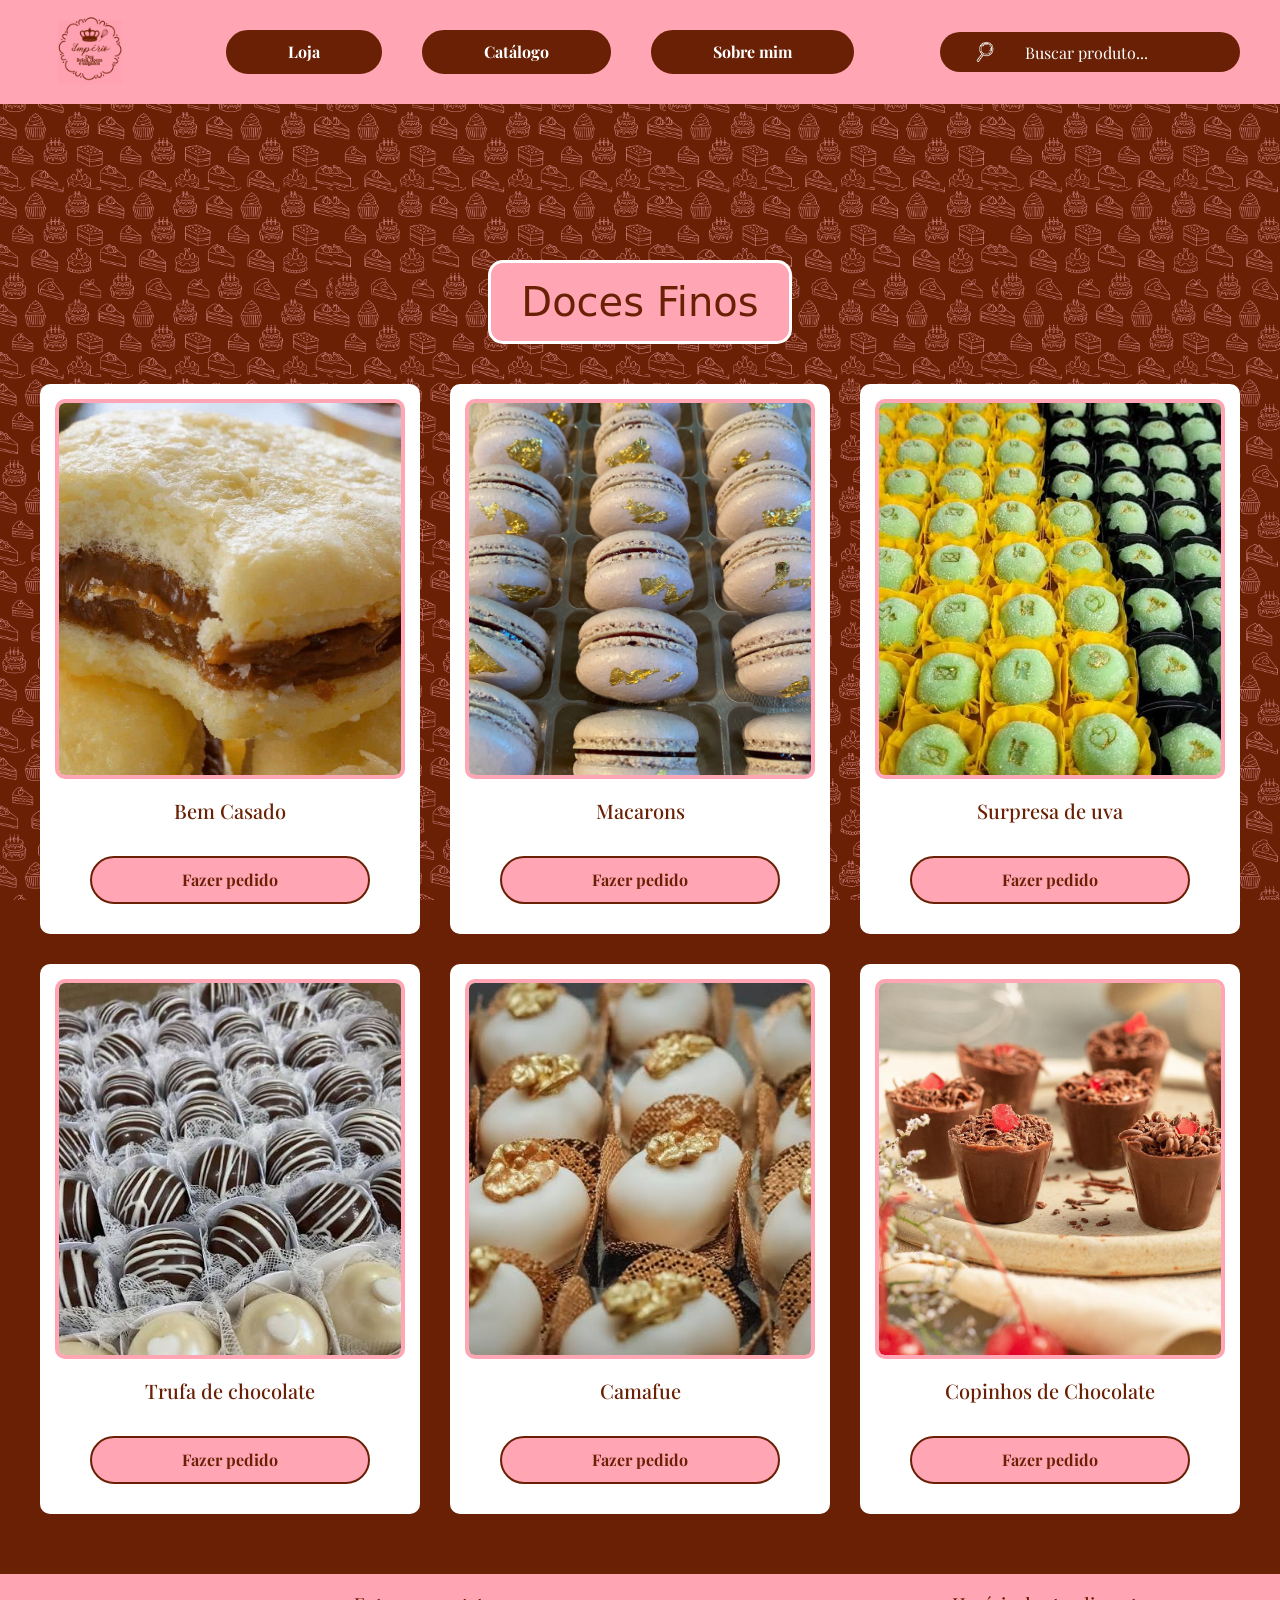
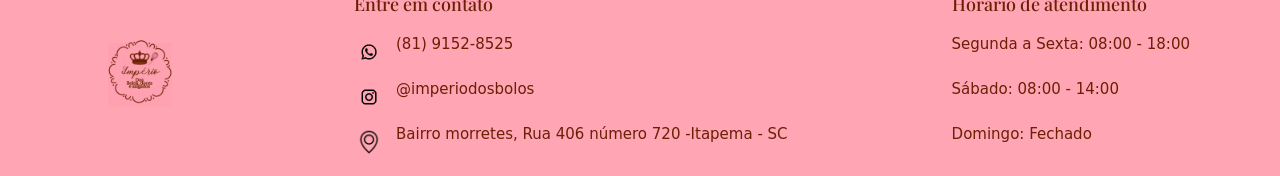
<file: docesfinos.html>
<!DOCTYPE html>
<html lang="pt-br">

<head>
    <meta charset="UTF-8">
    <meta name="viewport" content="width=device-width, initial-scale=1.0">

    <link href="https://cdn.jsdelivr.net/npm/bootstrap@5.3.8/dist/css/bootstrap.min.css" rel="stylesheet"
        integrity="sha384-sRIl4kxILFvY47J16cr9ZwB07vP4J8+LH7qKQnuqkuIAvNWLzeN8tE5YBujZqJLB" crossorigin="anonymous">

    <link rel="stylesheet" href="./docesfinos.css">
    <link rel="stylesheet" href="./busca.css">
    <link rel="shortcut icon" href="./Imagens/Design-sem-nome.ico" type="image/x-icon">

    <title>Império dos Bolos, Doces e Salgados</title>
</head>

<body>
    <div vw class="enabled">
      <div vw-access-button class="active"></div>
      <div vw-plugin-wrapper>
        <div class="vw-plugin-top"></div>
      </div>
    </div>
    <script src="https://vlibras.gov.br/app/vlibras-plugin.js"></script>
    <script>
      new window.VLibras.Widget('https://vlibras.gov.br/app');
    </script>
    <header>
        <nav>
            <a href="./index.html">
                <div class="logo">
                    <img src="./Imagens/Logo confeitaria.png" alt="logo">
                </div>
            </a>

            <div class="links">
                <a href="./index.html"> Loja </a>
                <a href="./catalogos.html"> Catálogo </a>
                <a href="./sobremim.html"> Sobre mim </a>
            </div>

            <form id="form-busca" class="busca pesquisabusca-container">
                <img src="./Imagens/lupa.png" alt="Lupa" class="icone-lupa">
                <input type="text" id="busca" placeholder="Buscar produto..." autocomplete="off">
                <ul id="sugestoes" class="sugestoes-off">
                </ul>
            </form>
        </nav>
    </header>

    <main>
        <h1>Doces Finos</h1>

        <section class="opcoes">
            <div class="produtos">

                <div class="doces" id="bem-casado">
                    <img class="imagem" src="./Imagens/bem.casado.jfif" alt="doce-bem-casado">
                    <h2 class="nome-produto">Bem Casado</h2>

                    <a href="https://wa.me/558191528525?text=Olá! Gostaria de encomendar alguns Bem Casado"
                        target="_blank" target="_blank" class="botao-pedido">Fazer pedido</a>
                </div>

                <div class="doces" id="macarons">
                    <img class="imagem" src="./Imagens/macarons.jpg" alt="Macarons">
                    <h2 class="nome-produto">Macarons </h2>

                    <a href="https://wa.me/558191528525?text=Olá! Gostaria de encomendar alguns Macarons."
                        target="_blank" target="_blank" class="botao-pedido">Fazer pedido</a>
                </div>

                <div class="doces" id="surpresa-de-uva">
                    <img class="imagem" src="./Imagens/surpresa de uva doces finos.jpg" alt="Surpresa de uva">
                    <h2 class="nome-produto">Surpresa de uva</h2>

                    <a href="https://wa.me/558191528525?text=Olá! Gostaria de encomendar algumas Surpresa de Uva."
                        target="_blank" target="_blank" class="botao-pedido">Fazer pedido</a>
                </div>

                <div class="doces" id="trufa-de-chocolate">
                    <img class="imagem" src="./Imagens/trufa.jfif" alt="trufa-de-chocolate">
                    <h2 class="nome-produto">Trufa de chocolate</h2>

                    <a href="https://wa.me/558191528525?text=Olá! Gostaria de encomendar algumas trufas de chocolate."
                        target="_blank" target="_blank" class="botao-pedido">Fazer pedido
                    </a>
                </div>

                <div class="doces" id="camafue">
                    <img class="imagem" src="./Imagens/camafue.jfif" alt="camafue">
                    <h2 class="nome-produto">Camafue</h2>

                    <a href="https://wa.me/558191528525?text=Olá! Gostaria de encomendar alguns camafue."
                        target="_blank" target="_blank" class="botao-pedido">Fazer pedido</a>
                </div>

                <div class="doces" id="copinhos-de-chocolate">
                    <img class="imagem" src="./Imagens/copinho.jfif" alt="copinho-de-chocolate">
                    <h2 class="nome-produto">Copinhos de Chocolate</h2>

                    <a href="https://wa.me/558191528525?text=Olá! Gostaria de encomendar alguns copinhos de chocolate."
                        target="_blank" target="_blank" class="botao-pedido">Fazer pedido</a>
                </div>

            </div>
        </section>
    </main>


    <footer class="rodape">
        <div class="logorodape-principal"> <img class="logorodape" src="./Imagens/Logo confeitaria.png" alt="logo">
        </div>

        <div class="contato">
            <h3 class="contato-titulo">Entre em contato</h3>

            <div class="item-contato">
                <img src="./Imagens/whatsapp.png" alt="WhatsApp">
                <p> (81) 9152-8525</p>
            </div>

            <div class="item-contato">
                <img src="./Imagens/instagram.png" alt="Instagram">
                <p>@imperiodosbolos</p>
            </div>

            <div class="item-contato">
                <img src="./Imagens/mapa.png" alt="Localização">
                <p>Bairro morretes, Rua 406 número 720 -Itapema - SC</p>
            </div>
        </div>

        <div class="horarios">
            <h3 class="atendimento-titulo">Horário de atendimento</h3>
            <p>Segunda a Sexta: 08:00 - 18:00</p>
            <p>Sábado: 08:00 - 14:00</p>
            <p>Domingo: Fechado</p>
        </div>
    </footer>

    <script src="script.js"></script>
</body>

</html>
</file>
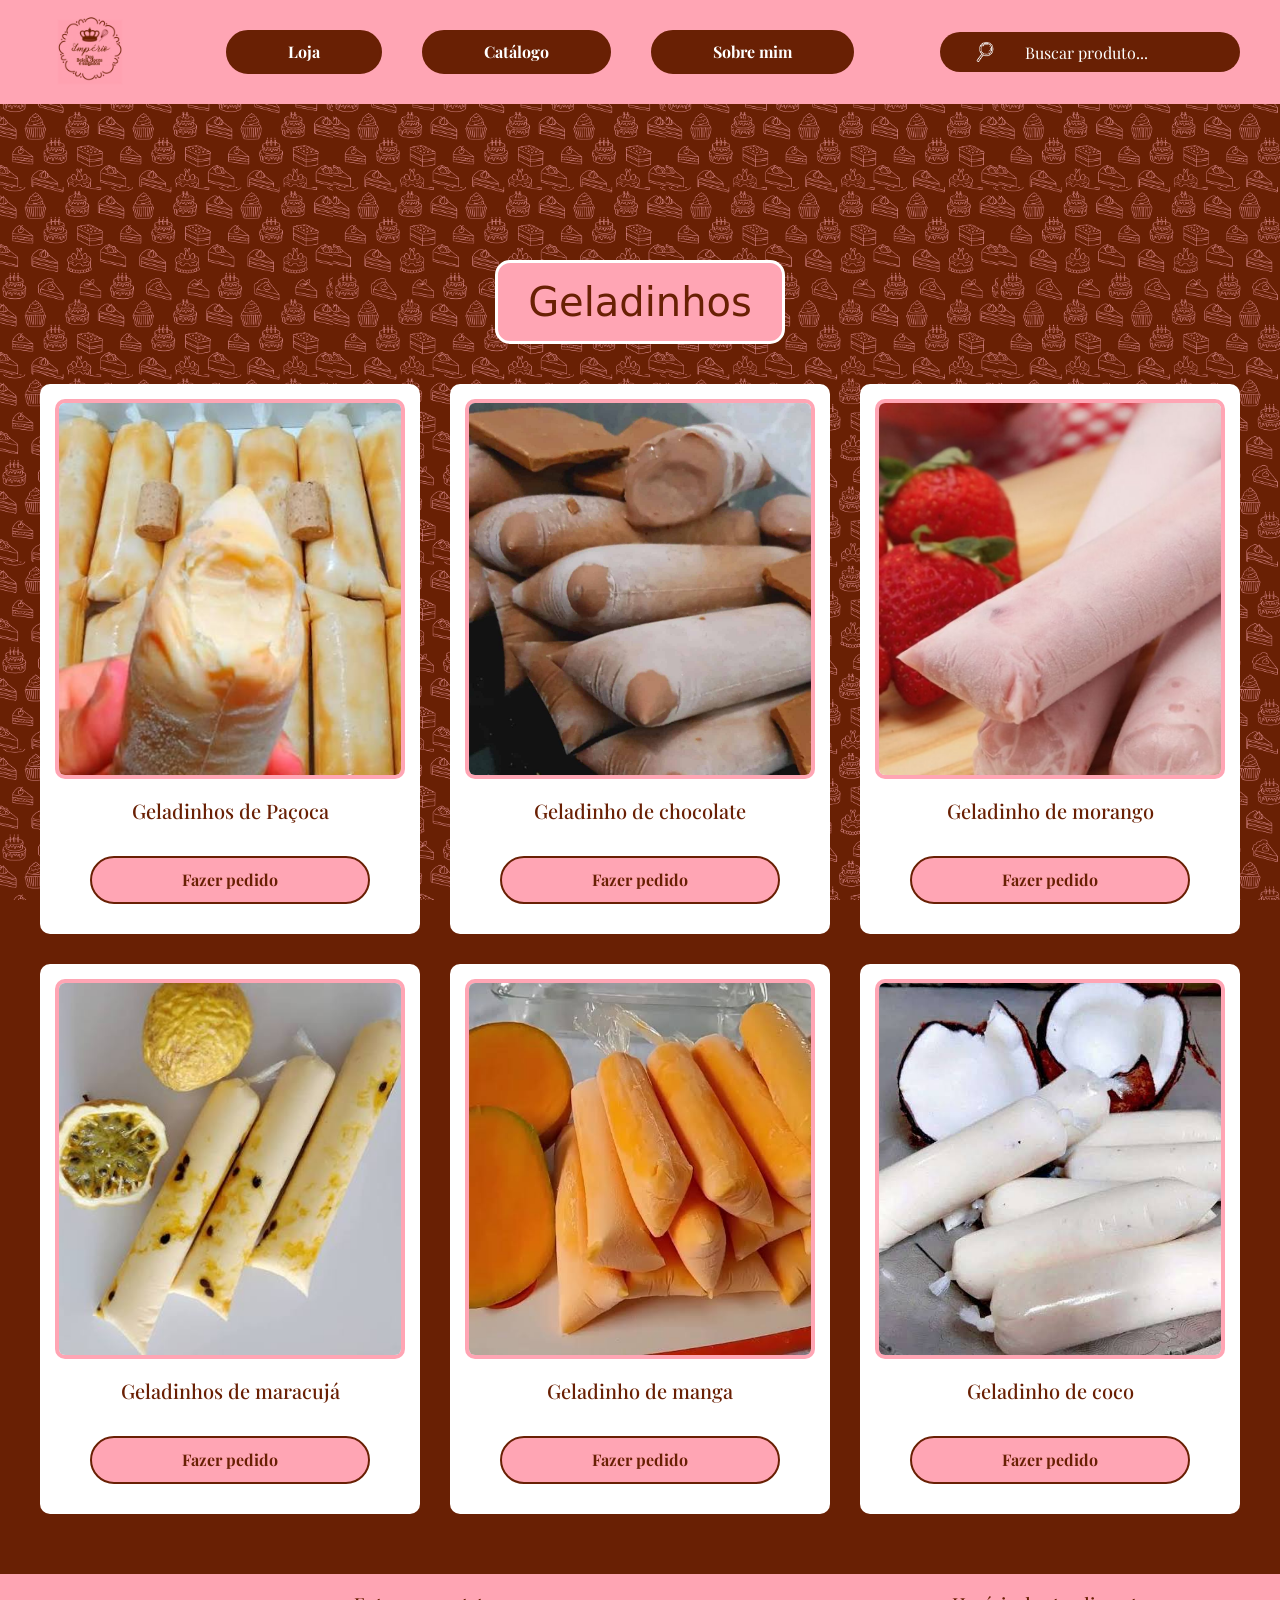
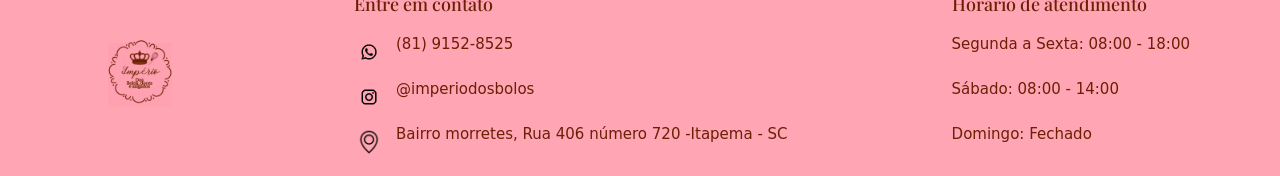
<file: geladinhos.html>
<!DOCTYPE html>
<html lang="pt-br">

<head>
    <meta charset="UTF-8">
    <meta name="viewport" content="width=device-width, initial-scale=1.0">

    <link href="https://cdn.jsdelivr.net/npm/bootstrap@5.3.8/dist/css/bootstrap.min.css" rel="stylesheet"
        integrity="sha384-sRIl4kxILFvY47J16cr9ZwB07vP4J8+LH7qKQnuqkuIAvNWLzeN8tE5YBujZqJLB" crossorigin="anonymous">

    <link rel="stylesheet" href="./geladinhos.css">
    <link rel="stylesheet" href="./busca.css">
    <link rel="shortcut icon" href="./Imagens/Design-sem-nome.ico" type="image/x-icon">

    <title>Império dos Bolos, Doces e Salgados</title>
</head>

<body>
    <div vw class="enabled">
      <div vw-access-button class="active"></div>
      <div vw-plugin-wrapper>
        <div class="vw-plugin-top"></div>
      </div>
    </div>
    <script src="https://vlibras.gov.br/app/vlibras-plugin.js"></script>
    <script>
      new window.VLibras.Widget('https://vlibras.gov.br/app');
    </script>
    
    <header>
        <nav>
            <a href="./index.html">
                <div class="logo">
                    <img src="./Imagens/Logo confeitaria.png" alt="logo">
                </div>
            </a>

            <div class="links">
                <a href="./index.html"> Loja </a>
                <a href="./catalogos.html"> Catálogo </a>
                <a href="./sobremim.html"> Sobre mim </a>
            </div>

            <form id="form-busca" class="busca pesquisabusca-container">
                <img src="./Imagens/lupa.png" alt="Lupa" class="icone-lupa">
                <input type="text" id="busca" placeholder="Buscar produto..." autocomplete="off">
                <ul id="sugestoes" class="sugestoes-off">
                </ul>
            </form>
        </nav>
    </header>

    <main>
        <h1>Geladinhos</h1>

        <section class="opcoes">
            <div class="produtos">

                <div class="doces" id="geladinho-de-pacoca">
                    <img class="imagem" src="./Imagens/gelinho de paçoca.png" alt="Paçoca">
                    <h2 class="nome-produto">Geladinhos de Paçoca</h2>

                    <a href="https://wa.me/558191528525?text=Olá! Gostaria de encomendar geladinhos de paçoca."
                        target="_blank" target="_blank" class="botao-pedido">Fazer pedido</a>
                </div>

                <div class="doces" id="geladinho-de-chocolate">
                    <img class="imagem" src="./Imagens/gelinho de chocolate.jpg" alt="Geladinho de chocolate">
                    <h2 class="nome-produto">Geladinho de chocolate </h2>

                    <a href="https://wa.me/558191528525?text= Olá! Gostaria de geladinho de chocolate." target="_blank"
                        target="_blank" class="botao-pedido">Fazer pedido</a>
                </div>

                <div class="doces" id="geladinho-de-morango">
                    <img class="imagem" src="./Imagens/gelinho morango.jpeg" alt="Geladinho de morango">
                    <h2 class="nome-produto">Geladinho de morango</h2>

                    <a href="https://wa.me/558191528525?text= Olá! Gostaria de geladinho de morango." target="_blank"
                        target="_blank" class="botao-pedido">Fazer pedido</a>
                </div>

                <div class="doces" id="geladinho-de-maracuja">
                    <img class="imagem" src="./Imagens/gelinho maracuja.jpeg" alt="Geladinho de maracujá">
                    <h2 class="nome-produto">Geladinhos de maracujá</h2>

                    <a href="https://wa.me/558191528525?text= Olá! Gostaria de encomendar geladinho de maracujá."
                        target="_blank" target="_blank" class="botao-pedido">Fazer pedido
                    </a>
                </div>

                <div class="doces" id="geladinho-de-manga">
                    <img class="imagem" src="./Imagens/gelinho de manga.jpg" alt="Geladinho de manga">
                    <h2 class="nome-produto">Geladinho de manga</h2>

                    <a href="https://wa.me/558191528525?text= Olá! Gostaria de geladinho de manga." target="_blank"
                        target="_blank" class="botao-pedido">Fazer pedido</a>
                </div>

                <div class="doces" id="geladinho-de-coco">
                    <img class="imagem" src="./Imagens/geladinho de coco.jpg" alt=" Geladinho de coco">
                    <h2 class="nome-produto">Geladinho de coco</h2>

                    <a href="https://wa.me/558191528525?text= Olá! Gostaria de geladinho coco" target="_blank"
                        target="_blank" class="botao-pedido">Fazer pedido</a>
                </div>

            </div>
        </section>
    </main>


    <footer class="rodape">
        <div class="logorodape-principal"> <img class="logorodape" src="./Imagens/Logo confeitaria.png" alt="logo">
        </div>

        <div class="contato">
            <h3 class="contato-titulo">Entre em contato</h3>

            <div class="item-contato">
                <img src="./Imagens/whatsapp.png" alt="WhatsApp">
                <p> (81) 9152-8525</p>
            </div>

            <div class="item-contato">
                <img src="./Imagens/instagram.png" alt="Instagram">
                <p>@imperiodosbolos</p>
            </div>

            <div class="item-contato">
                <img src="./Imagens/mapa.png" alt="Localização">
                <p>Bairro morretes, Rua 406 número 720 -Itapema - SC</p>
            </div>
        </div>

        <div class="horarios">
            <h3 class="atendimento-titulo">Horário de atendimento</h3>
            <p>Segunda a Sexta: 08:00 - 18:00</p>
            <p>Sábado: 08:00 - 14:00</p>
            <p>Domingo: Fechado</p>
        </div>
    </footer>

    <script src="script.js"></script>
</body>

</html>
</file>
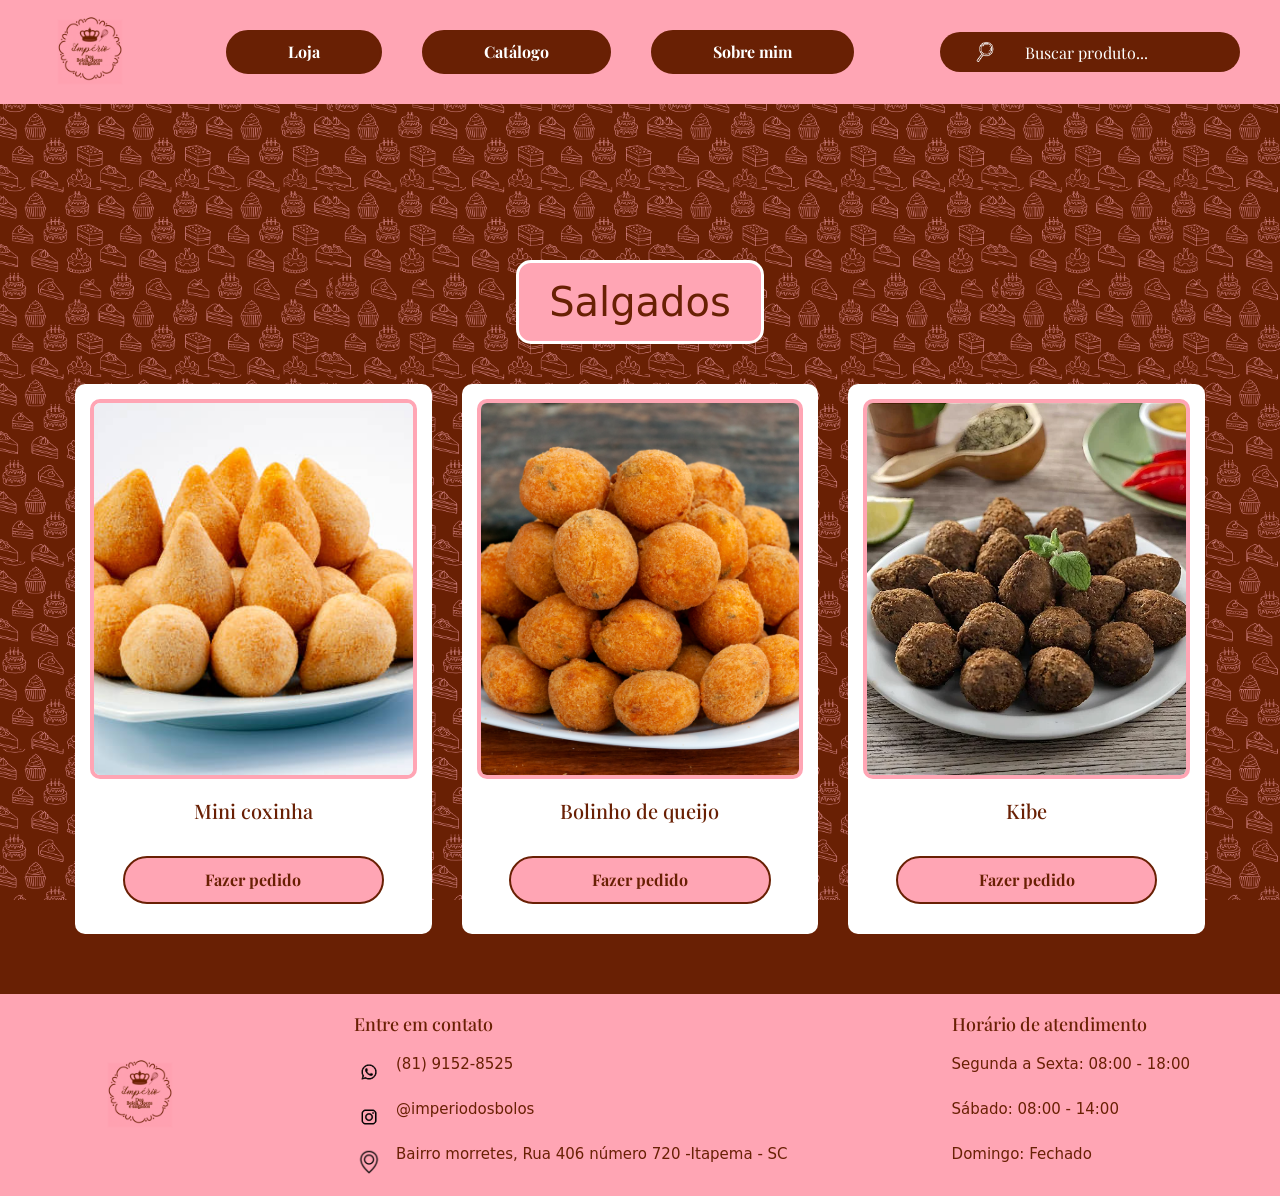
<file: salgados.html>
<!DOCTYPE html>
<html lang="pt-br">

<head>
    <meta charset="UTF-8">
    <meta name="viewport" content="width=device-width, initial-scale=1.0">

    <link href="https://cdn.jsdelivr.net/npm/bootstrap@5.3.8/dist/css/bootstrap.min.css" rel="stylesheet"
        integrity="sha384-sRIl4kxILFvY47J16cr9ZwB07vP4J8+LH7qKQnuqkuIAvNWLzeN8tE5YBujZqJLB" crossorigin="anonymous">

    <link rel="stylesheet" href="./salgados.css">
    <link rel="stylesheet" href="./busca.css">
    <link rel="shortcut icon" href="./Imagens/Design-sem-nome.ico" type="image/x-icon">

    <title>Império dos Bolos, Doces e Salgados</title>
</head>

<body>
    <div vw class="enabled">
      <div vw-access-button class="active"></div>
      <div vw-plugin-wrapper>
        <div class="vw-plugin-top"></div>
      </div>
    </div>
    <script src="https://vlibras.gov.br/app/vlibras-plugin.js"></script>
    <script>
      new window.VLibras.Widget('https://vlibras.gov.br/app');
    </script>
    
    <header>
        <nav>
            <a href="./index.html">
                <div class="logo">
                    <img src="./Imagens/Logo confeitaria.png" alt="logo">
                </div>
            </a>

            <div class="links">
                <a href="./index.html"> Loja </a>
                <a href="./catalogos.html"> Catálogo </a>
                <a href="./sobremim.html"> Sobre mim </a>
            </div>

            <form id="form-busca" class="busca pesquisabusca-container">
                <img src="./Imagens/lupa.png" alt="Lupa" class="icone-lupa">
                <input type="text" id="busca" placeholder="Buscar produto..." autocomplete="off">
                <ul id="sugestoes" class="sugestoes-off"></ul>
            </form>
        </nav>
    </header>

    <main>
        <h1>Salgados </h1>

        <section class="opcoes">
            <div class="produtos">

                <div class="doces" id="mini-coxinha">
                    <img class="imagem" src="./Imagens/coxinha.jpg" alt="Mini coxinha">
                    <h2 class="nome-produto">Mini coxinha</h2>

                    <a href="https://wa.me/558191528525?text=Olá! Gostaria de encomendar Mini coxinhas." target="_blank"
                        target="_blank" class="botao-pedido">Fazer pedido</a>
                </div>

                <div class="doces" id="bolinho-de-queijo">
                    <img class="imagem" src="./Imagens/bolinho-de-queijo.jpg" alt="Bolinho de queijo">
                    <h2 class="nome-produto">Bolinho de queijo</h2>

                    <a href="https://wa.me/558191528525?text=Olá! Gostaria de encomendar Bolinho de queijo"
                        target="_blank" target="_blank" class="botao-pedido">Fazer pedido</a>
                </div>

                <div class="doces" id="kibe">
                    <img class="imagem" src="./Imagens/kibe.webp" alt="Kibe">
                    <h2 class="nome-produto">Kibe</h2>

                    <a href="https://wa.me/558191528525?text=Olá! Gostaria de encomendar Kibe." target="_blank"
                        target="_blank" class="botao-pedido">Fazer pedido</a>
                </div>

            </div>
        </section>
    </main>


    <footer class="rodape">
        <div class="logorodape-principal"> <img class="logorodape" src="./Imagens/Logo confeitaria.png" alt="logo">
        </div>

        <div class="contato">
            <h3 class="contato-titulo">Entre em contato</h3>

            <div class="item-contato">
                <img src="./Imagens/whatsapp.png" alt="WhatsApp">
                <p> (81) 9152-8525</p>
            </div>

            <div class="item-contato">
                <img src="./Imagens/instagram.png" alt="Instagram">
                <p>@imperiodosbolos</p>
            </div>

            <div class="item-contato">
                <img src="./Imagens/mapa.png" alt="Localização">
                <p>Bairro morretes, Rua 406 número 720 -Itapema - SC</p>
            </div>
        </div>

        <div class="horarios">
            <h3 class="atendimento-titulo">Horário de atendimento</h3>
            <p>Segunda a Sexta: 08:00 - 18:00</p>
            <p>Sábado: 08:00 - 14:00</p>
            <p>Domingo: Fechado</p>
        </div>
    </footer>

    <script src="script.js"></script>
</body>

</html>
</file>
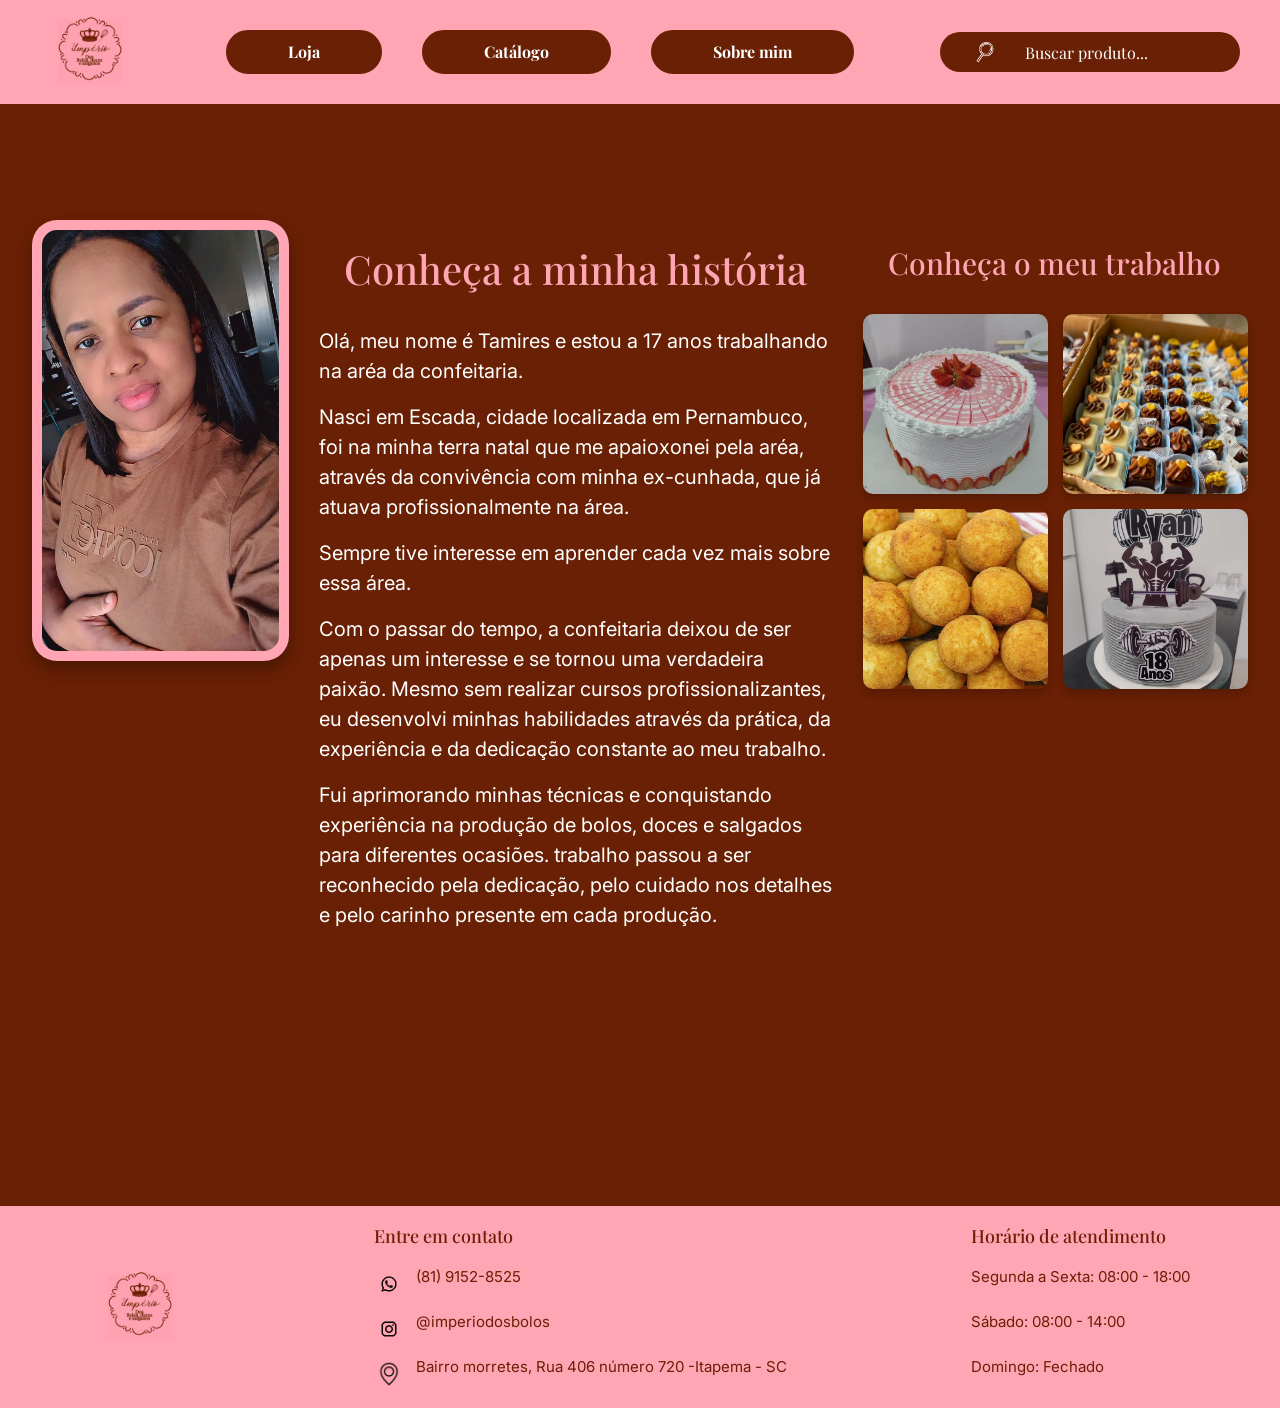
<file: sobremim.html>
<!DOCTYPE html>
<html lang="pt-br">

<head>
    <meta charset="UTF-8">
    <meta name="viewport" content="width=device-width, initial-scale=1.0">

    <link href="https://cdn.jsdelivr.net/npm/bootstrap@5.3.8/dist/css/bootstrap.min.css" rel="stylesheet"
        integrity="sha384-sRIl4kxILFvY47J16cr9ZwB07vP4J8+LH7qKQnuqkuIAvNWLzeN8tE5YBujZqJLB" crossorigin="anonymous">

    <link rel="stylesheet" href="./sobremim.css">
    <link rel="stylesheet" href="./busca.css">
    <link rel="shortcut icon" href="./Imagens/Design-sem-nome.ico" type="image/x-icon">

    <title>Império dos Bolos, Doces e Salgados</title>
</head>

<body>
    <div vw class="enabled">
      <div vw-access-button class="active"></div>
      <div vw-plugin-wrapper>
        <div class="vw-plugin-top"></div>
      </div>
    </div>
    <script src="https://vlibras.gov.br/app/vlibras-plugin.js"></script>
    <script>
      new window.VLibras.Widget('https://vlibras.gov.br/app');
    </script>
    
    <header>
        <nav>
            <a href="./index.html">
                <div class="logo">
                    <img src="./Imagens/Logo confeitaria.png" alt="logo">
                </div>
            </a>

            <div class="links">
                <a href="./index.html"> Loja </a>
                <a href="./catalogos.html"> Catálogo </a>
                <a href="./sobremim.html"> Sobre mim </a>
            </div>

            <form id="form-busca" class="busca pesquisabusca-container">
                <img src="./Imagens/lupa.png" alt="Lupa" class="icone-lupa">
                <input type="text" id="busca" placeholder="Buscar produto..." autocomplete="off">
                <ul id="sugestoes" class="sugestoes-off">
                </ul>
            </form>
        </nav>
    </header>

    <main>
        <div class="layout-principal">

            <div class="coluna-esquerda">
                <div class="historia-foto">
                    <img src="./Imagens/foto tamires.jpeg" alt="Foto de Tamires">
                </div>
            </div>

            <div class="coluna-meio">
                <section>
                    <h1>Conheça a minha história</h1>
                    <div class="historia-texto">
                        <p> Olá, meu nome é Tamires e estou a 17 anos trabalhando na aréa da confeitaria.

                        <p> Nasci em Escada, cidade localizada em Pernambuco, foi na minha terra natal que me apaioxonei
                            pela aréa, através da convivência com minha ex-cunhada, que já atuava profissionalmente na
                            área.</p>

                        <p> Sempre tive interesse em aprender cada vez mais sobre essa área.</p>
                        <p>Com o passar do tempo, a confeitaria deixou de ser apenas um interesse e se tornou uma
                            verdadeira paixão. Mesmo sem realizar cursos profissionalizantes, eu desenvolvi minhas
                            habilidades através da prática, da experiência e da dedicação constante ao meu trabalho.</p>
                        <p>Fui aprimorando minhas técnicas e conquistando experiência na produção de bolos, doces e
                            salgados para diferentes ocasiões. trabalho passou a ser reconhecido pela dedicação,
                            pelo cuidado nos detalhes e pelo carinho presente em cada produção.</p>
                    </div>
                </section>
            </div>

            <div class="coluna-direita">
                <section class="portfolio-trabalhos">
                    <h2>Conheça o meu trabalho</h2>
                    <div class="galeria-fotos">
                        <div class="foto-item"><img src="./Imagens/bolo de morango personalizado.jpeg"
                                alt="Bolo Decorado"></div>
                        <div class="foto-item"><img src="./Imagens/doces finisimos.jpeg" alt="Doces Finos"></div>
                        <div class="foto-item"><img src="./Imagens/salgadoos.jpg" alt="Salgados"></div>
                        <div class="foto-item"><img src="./Imagens/bolo personalizados.jpeg" alt="Bolo de Festa"></div>
                    </div>
                </section>
            </div>

        </div>
    </main>



    <footer class="rodape"> <!--É a barra do meu rodapé-->
        <div class="logorodape-principal"> <!--Essa aqui é da minha barra-->
            <img class="logorodape" src="./Imagens/Logo confeitaria.png" alt="logo">
        </div>

        <div class="contato"> <!--aqui é do meu titulo-->
            <h3 class="contato-titulo">Entre em contato</h3>

            <div class="item-contato">
                <img src="./Imagens/whatsapp.png" alt="WhatsApp">
                <p> (81) 9152-8525</p>
            </div>

            <div class="item-contato">
                <img src="./Imagens/instagram.png" alt="Instagram">
                <p>@imperiodosbolos</p>
            </div>

            <div class="item-contato">
                <img src="./Imagens/mapa.png" alt="Localização">
                <p>Bairro morretes, Rua 406 número 720 -Itapema - SC</p>
            </div>
        </div>

        <div class="horarios">
            <h3 class="atendimento-titulo">Horário de atendimento</h3>
            <p>Segunda a Sexta: 08:00 - 18:00</p>
            <p>Sábado: 08:00 - 14:00</p>
            <p>Domingo: Fechado</p>
        </div>
    </footer>

    <script src="script.js"></script>
</body>

</html>
</file>
<file: style.css>
/* #692004 - Marrom */
/* #ffa5b4 - Rosa*/
/* #ffffff - Branco */

@import url('https://fonts.googleapis.com/css2?family=Lavishly+Yours&family=Parisienne&family=Playfair+Display:ital,wght@0,400..900;1,400..900&family=Puritan:ital,wght@0,400;0,700;1,400;1,700&family=Share+Tech&display=swap');

@import url('https://fonts.googleapis.com/css2?family=Lavishly+Yours&family=Parisienne&family=Playfair+Display:ital,wght@0,400..900;1,400..900&family=Puritan:ital,wght@0,400;0,700;1,400;1,700&family=Share+Tech&display=swap');
/*titulo*/


* {
    box-sizing: border-box;
    /* Inclui borda e padding na largura total do elemento */
    margin: 0;
    /* Remove margens externas padrão */
    padding: 0;
    /* Remove espaçamento interno padrão */
}

body {
    background-color: #692004;
    /* Define cor de fundo em toda a página */
}

header {
    position: fixed;
    /* Fixa o cabeçalho no topo, sem se mover ao fazer scroll */
    top: 0;
    /* Posiciona no topo da página */
    left: 0;
    /* Alinha ao lado esquerdo */
    width: 100%;
    /* Ocupa 100% da largura disponível */
    z-index: 100;
    /* Garante que fique sobre outros elementos (profundidade) */
}


nav {
    display: flex;
    /* Usa flexbox para organizar elementos em linha */
    background-color: #ffa5b4;
    /* Define fundo rosa */
    justify-content: space-between;
    /* Distribui espaço entre itens horizontalmente */
    align-items: center;
    /* Alinha itens ao centro na vertical */
    padding: 2px 40px;
    /* Espaçamento: 2px acima/abaixo, 40px esquerda/direita */
    flex-wrap: nowrap;
    /* Não quebra itens em nova linha (mantém uma linha) */
    font-family: "Playfair Display", serif;
    font-optical-sizing: auto;
    font-style: normal;
}


.logo {
    position: relative;
    /* Define posicionamento relativo para alocar bem na nav */
    width: 100px;
    /* Largura da logo */
    height: auto;
    /* Altura ajustada automaticamente proporcionalmente */
}

.logo img {
    width: 100px;
    /* Define largura da imagem da logo */
    border-radius: 50%;
    /* Deixa a imagem circular (redonda) */
}


.links {
    display: flex;
    /* Usa flexbox para alinhar links horizontalmente */
    justify-content: center;
    /* Centraliza os links horizontalmente */
    flex-grow: 1;
    /* Ocupa o espaço restante disponível na nav */
}


.links a {
    display: inline-block;
    /* Permite dar width/height em um elemento inline */
    text-decoration: none;
    /* Remove o sublinhado padrão dos links */
    background-color: #692004;
    /* Fundo marrom nos botões */
    color: #ffffff;
    /* Texto branco */
    font-family: "Playfair Display", serif;
    /* Fonte elegante para titulos */
    font-size: 16px;
    /* Tamanho do texto */
    font-weight: bold;
    /* Deixa o texto mais grosso/marcado */
    border: 2px solid #692004;
    /* Borda marrom ao redor */
    padding: 8px 60px;
    /* Espaço interno: 8px acima/abaixo, 60px esquerda/direita */
    border-radius: 60px;
    /* Deixa as bordas muito arredondadas (botão arredondado) */
    margin: 20px;
    /* Espaço externo: 20px */
    white-space: nowrap;
    /* Evita quebra de texto em várias linhas */
    transition: transform 0.2s ease-in-out;
    /* Suaviza transformações em 0.2 segundos */
}


.links a:hover {
    transform: scale(1.05);
    /* Aumenta o botão em 5% quando mouse passa sobre */
}



.pesquisabusca-container {
    display: flex;
    /* Usa flexbox para alinhar o input e o ícone horizontalmente */
    align-items: center;
    /* Alinha itens ao centro na vertical */
    background-color: #692004;
    /* Fundo marrom */
    border-radius: 20px;
    /* Deixa as bordas bem arredondadas (formato de pílula) */
    padding: 5px 20px;
    /* Espaçamento interno: 5px acima/abaixo, 20px esquerda/direita */
    height: 40px;
    /* Altura fixa para consistência */
    width: 300px;
    /* Largura da barra de pesquisa */
}

/* Campo de entrada (input) da pesquisa */
.pesquisabusca-container input {
    flex: 1;
    /* Faz o input ocupar todo o espaço restante do container */
    height: 100%;
    border: none;
    /* Remove a borda padrão do HTML */
    background: transparent;
    /* Fundo transparente para integrar com o container marrom */
    outline: none;
    /* Remove a linha azul/laranja ao clicar no campo */
    color: #ffffff;
    /* Cor do texto digitado em branco */
    font-size: 16px;
    /* Tamanho do texto confortável para leitura */
}

/* Estilo do texto placeholder (sugestão) do input */
.pesquisabusca-container input::placeholder {
    color: #ffffff;
    /* Deixa o texto de sugestão em branco e legível */
}


.icone-lupa {
    height: 60px;
    /* Altura do ícone */
    width: 50px;
    /* Largura do ícone */
    margin-right: 5px;
    /* Espaço entre o ícone e o input */
    object-fit: contain;
    /* Mantém a proporção da imagem sem distorcer */
}

#sugestoes {
    display: block;
    max-height: 400px;
    overflow-y: scroll !important;
    position: absolute;
    background-color: #ffffff;
    width: 100%;
    z-index: 9999;
    list-style: none;
    padding: 0;
    margin: 0;
}


#sugestoes::-webkit-scrollbar {
    width: 12px !important;
    display: block !important;
}


#sugestoes::-webkit-scrollbar-track {
    background: #f1f1f1 !important;
}


#sugestoes::-webkit-scrollbar-thumb {
    background-color: #aaaaaa !important;
    border-radius: 10px !important;
    border: 2px solid #f1f1f1 !important;
}


#sugestoes::-webkit-scrollbar-thumb:hover {
    background-color: #888888 !important;
}


#hero {
    width: 100%;

}

.carousel-item {
    position: relative;

}

.carousel-item::after {
    content: "";
    position: absolute;
    top: 0;
    left: 0;
    width: 100%;
    height: 100%;
    background: linear-gradient(to bottom, rgba(0, 0, 0, 0.2), rgba(0, 0, 0, 0.6));
    z-index: 1;

}

.texto-frase {
    position: absolute;
    top: 50%;
    left: 50%;
    transform: translate(-50%, -50%);
    bottom: auto;
    width: 80%;
    z-index: 2;
    text-align: center;
}

.texto-frase h2 {
    font-family: "Playfair Display", serif;
    font-optical-sizing: auto;
    font-style: normal;
    font-size: 60px;
    font-weight: bold;
    color: #ffffff;
    text-shadow: 2px 2px 4px rgba(0, 0, 0, 0.6);
}

.texto-frase p {
    font-family: "Parisienne", cursive;
    font-weight: 400;
    font-style: normal;
    font-size: 30px;
    color: #ffa5b4;
    text-shadow: 1px 1px 3px rgba(0, 0, 0, 0.6);
}

.minha-onda {
    width: 100vw;
    height: 150px;
    display: block;
}


.maisvendidos {
    display: inline-flex;
    color: #692004;
    justify-content: center;
    align-items: center;
    font-size: 30px;
    gap: 20px;
    margin: 200px auto 60px auto;
    /* Centraliza o bloco na tela */
    background-color: #ffa5b4;
    border: 3px solid #ffffff;
    border-radius: 15px;
    padding: 15px 30px;
    font-family: "Playfair Display", serif;
    font-optical-sizing: auto;
    font-style: normal;
}



main {
    width: 100%;
    /* Ocupa 100% da largura */
    text-align: center;
    /* Centraliza o texto */
    margin-bottom: 60px;
    /* Espaço abaixo antes do rodapé */
}


.grade-produtos {
    display: grid;
    /* Usa grid para criar layout em colunas */
    grid-template-columns: repeat(3, 1fr);
    /* Cria 3 colunas de tamanho igual */
    gap: 30px;
    /* Espaço de 30px entre produtos */
    padding: 20px 40px;
    /* Espaçamento interno */
    max-width: 1130px;
    margin: 0 auto;
}


.produto {
    background-color: #ffffff;
    /* Fundo branco */
    position: relative;
    /* Para posicionamento de elementos filhos */
    z-index: 10;
    /* Profundidade */
    padding: 20px;
    /* Espaçamento interno */
    border-radius: 10px;
    /* Bordas levemente arredondadas */
    box-shadow: 0 4px 8px rgba(0, 0, 0, 0.1);
    /* Sombra para criar profundidade */
    display: flex;
    /* Usa flexbox para organizar conteúdo */
    flex-direction: column;
    /* Organiza itens em coluna */
    justify-content: space-between;
    /* Distribui espaço entre itens */
    align-items: center;
    /* Centraliza itens horizontalmente */
}


.bolos {
    width: 100%;
    /* Ocupa 100% da largura do card */
    height: 300px;
    /* Altura fixa para consistência */
    object-fit: cover;
    /* Imagem se ajusta mantendo proporção */
    border-radius: 5px;
    /* Bordas ligeiramente arredondadas */
    border: 4px solid #ffa5b4;
    /* Cria a borda rosa de 4px */
    box-sizing: border-box;
}

.nome-produto {
    font-size: 20px;
    color: #692004;
    margin-top: 15px;
    text-align: center;
    font-family: "Playfair Display", serif;
    font-optical-sizing: auto;
    font-style: normal;
}


.preco {
    font-size: 18px;
    color: #692004;
    font-weight: bold;
    margin-top: 20px;
}

.botao-pedido {
    display: inline-block;
    text-decoration: none;
    background-color: #ffa5b4;
    color: #692004;
    font-family: "Playfair Display", serif;
    font-size: 16px;
    font-weight: bold;
    border: 2px solid #692004;
    padding: 10px 30px;
    border-radius: 30px;
    margin-top: 15px;
    width: 80%;
    text-align: center;
    transition: transform 0.2s ease-in-out, background-color 0.2s;
}

/* Efeito ao passar o mouse */
.botao-pedido:hover {
    transform: scale(1.05);
    background-color: #ffa5b4;
}


.rodape {
    display: flex;
    justify-content: space-between;
    align-items: flex-start;
    gap: 40px;
    background-color: #ffa5b4;
    padding: 15px 90px;

}


.logorodape-principal {
    display: flex;
    align-items: center;
    gap: 20px;
    align-self: center;
}


.logorodape {
    width: 100px;
    height: auto;
    border-radius: 50%;
}


.contato {
    display: flex;
    flex-direction: column;
    gap: 8px;
}


.contato-titulo {
    font-size: 18px;
    color: #692004;
    font-family: "Playfair Display", serif;
    margin-bottom: 5px;
    padding: 5px 0;

}

.atendimento-titulo {
    font-size: 18px;
    color: #692004;
    font-family: "Playfair Display", serif;
    margin-bottom: 5px;
    padding: 5px 0;

}


.item-contato {
    display: flex;
    align-items: center;
    gap: 12px;

}

.item-contato img {
    height: 30px;
    object-fit: contain;

}

.item-contato p {
    font-size: 15px;
    color: #692004;
    line-height: 1.4;

}


.horarios p {
    font-size: 15px;
    color: #692004;
    line-height: 1.4;

}


.horarios {
    display: flex;
    flex-direction: column;
    gap: 8px;
    text-align: left;
}



@media (max-width: 768px) {


    body {
        padding-top: 360px;
        /* Espaço aumentado para não cobrir o conteúdo sob o menu mobile fixo */
    }


    nav {
        flex-direction: column;
        gap: 15px;
        padding: 15px;
        max-height: none;
        /* Evita que o menu passe da tela do celular */
    }


    .logo img {
        width: 100px;
        /* Logo menor para caber na barra mobile */
    }


    .links {
        flex-direction: column;
        width: 100%;
        gap: 8px;
    }


    .links a {
        margin: 0;
        text-align: center;
        width: 100%;
        padding: 8px 10px;
        font-size: 14px;
    }


    .pesquisabusca-container {
        width: 100%;
        height: 35px;
    }

    .pesquisabusca-container input {
        font-size: 14px;
    }


    .texto-frase h2 {
        font-size: 32px;
    }

    .texto-frase p {
        font-size: 20px;
    }


    .maisvendidos {
        font-size: 22px;
        margin: 40px auto 30px auto;
        padding: 10px 20px;
        display: flex;
    }


    .grade-produtos {
        grid-template-columns: 1fr;
        /* Um produto abaixo do outro */
        padding: 10px 20px;
        gap: 20px;
    }


    .produto {
        padding: 15px;
    }

    .bolos {
        height: 300px;
        /* Reduz altura para imagens não distorcerem no celular */
    }

    .nome-produto {
        font-size: 18px;
    }

    .botao-pedido {
        width: 100%;
        /* Botão em largura cheia dentro do card */
    }


    .rodape {
        flex-direction: column;
        align-items: center;
        text-align: center;
        padding: 40px 20px;
        gap: 30px;
    }

    .logorodape-principal {
        flex-direction: column;
        justify-content: center;
    }

    .logorodape {
        width: 100px;
    }

    .contato {
        align-items: center;
    }

    .item-contato {
        flex-direction: column;
        justify-content: center;
        gap: 5px;
    }

    .item-contato img {
        height: 35px;
    }

    .item-contato p {
        font-size: 16px;

    }


    .horarios p {
        font-size: 16px;
    }
}
</file>
<file: busca.css>
#form-busca {
    position: relative;
    width: 300px;
}

#busca {
    width: 100%;
    padding: 10px;
}

#sugestoes {
    display: block;
    position: absolute;
    width: 100%;
    background: #ffffff;
    color: #000000;
    border: 1px solid #692004;
    border-radius: 10px;
    overflow: hidden;
    padding: 0;
    margin: 0;
    z-index: 30;
    top: calc(100% + 5px);
    left: 0;
    transition: max-height 0.3s ease;
}

.sugestoes-off {
    display: none;
    opacity: 0;
}

.sugestoes-on {
    display: block;
    opacity: 1;
}

#sugestoes li {
    padding: 10px;
    cursor: pointer;
}

#sugestoes li{
    transition: all 0.3s ease;
}

#sugestoes li:hover {
    background: #b3595a;
    color: #ffffff;
}
</file>
<file: boloscaseiros.css>
/* #692004 - Marrom */
/* #ffa5b4 - Rosa */
/* #ffffff - Branco */

@import url('https://fonts.googleapis.com/css2?family=Lavishly+Yours&family=Parisienne&family=Playfair+Display:ital,wght@0,400..900;1,400..900&family=Puritan:ital,wght@0,400;0,700;1,400;1,700&family=Share+Tech&display=swap');

* {
    box-sizing: border-box;
    margin: 0;
    padding: 0;
}

body {
    background-color: #692004;
    background-image: url('./Imagens/Banner fundo rosa.png');
    background-size: 26%;
    background-repeat: repeat;
    background-attachment: fixed;
    background-position: top left;
}

header {
    position: fixed;
    top: 0;
    left: 0;
    width: 100%;
    z-index: 100;
}

main {
    margin-top: 260px;
    /* Cria o espaço necessário para o conteúdo não sumir sob o header */
    width: 100%;
}

nav {
    display: flex;
    /* Usa flexbox para organizar elementos em linha */
    background-color: #ffa5b4;
    /* Define fundo rosa */
    justify-content: space-between;
    /* Distribui espaço entre itens horizontalmente */
    align-items: center;
    /* Alinha itens ao centro na vertical */
    padding: 2px 40px;
    flex-wrap: nowrap;
    font-family: "Playfair Display", serif;
    font-optical-sizing: auto;
    font-weight: normal;
    font-style: normal;
}

.logo {
    position: relative;
    /* Define posicionamento relativo para alocar bem na nav */
    width: 100px;
    /* Largura da logo */
    height: auto;
    /* Altura ajustada automaticamente proporcionalmente */
}

.logo img {
    width: 100px;
    /* Define largura da imagem da logo */
    border-radius: 50%;
    /* Deixa a imagem circular (redonda) */
}

.links {
    display: flex;
    /* Usa flexbox para alinhar links horizontalmente */
    justify-content: center;
    /* Centraliza os links horizontalmente */
    flex-grow: 1;
    /* Ocupa o espaço restante disponível na nav */
}

.links a {
    display: inline-block;
    /* Permite dar width/height em um elemento inline */
    text-decoration: none;
    /* Remove o sublinhado padrão dos links */
    background-color: #692004;
    /* Fundo marrom nos botões */
    color: #ffffff;
    /* Texto branco */
    font-family: "Playfair Display", serif;
    /* Fonte elegante para titulos */
    font-size: 16px;
    /* Tamanho do texto */
    font-weight: bold;
    /* Deixa o texto mais grosso/marcado */
    border: 2px solid #692004;
    /* Borda marrom ao redor */
    padding: 8px 60px;
    /* Espaço interno: 8px acima/abaixo, 60px esquerda/direita */
    border-radius: 60px;
    /* Deixa as bordas muito arredondadas (botão arredondado) */
    margin: 20px;
    /* Espaço externo */
    white-space: nowrap;
    /* Evita quebra de texto em várias linhas */
    transition: transform 0.2s ease-in-out;
    /* Suaviza transformações em 0.2 segundos */
}

.links a:hover {
    transform: scale(1.05);
    /* Aumenta o botão em 5% quando mouse passa sobre */
}

.pesquisabusca-container {
    display: flex;
    /* Usa flexbox para alinhar o input e o ícone horizontalmente */
    align-items: center;
    /* Alinha itens ao centro na vertical */
    background-color: #692004;
    /* Fundo marrom */
    border-radius: 20px;
    /* Deixa as bordas bem arredondadas (formato de pílula) */
    padding: 5px 20px;
    /* Espaçamento interno: 5px acima/abaixo, 20px esquerda/direita */
    height: 40px;
    /* Altura fixa para consistência */
    width: 300px;
    /* Largura da barra de pesquisa */
}


.pesquisabusca-container input {
    flex: 1;
    /* Faz o input ocupar todo o espaço restante do container */
    height: 100%;
    /* Faz o input ter a mesma altura do container (40px) */
    border: none;
    /* Remove a borda padrão do HTML */
    background: transparent;
    /* Fundo transparente para integrar com o container marrom */
    outline: none;
    /* Remove a linha azul/laranja ao clicar no campo (padrão do navegador) */
    color: #ffffff;
    /* Cor do texto digitado em branco */
    font-size: 16px;
}

.pesquisabusca-container input::placeholder {
    color: #ffffff;
}

.icone-lupa {
    height: 60px;
    width: 50px;
    margin-right: 5px;
    object-fit: contain;
}

h1 {
    display: flex;
    color: #692004;
    justify-content: center;
    align-items: center;
    font-size: 40px;
    gap: 20px;
    margin: 40px auto;
    width: max-content;
    background-color: #ffa5b4;
    border: 3px solid #ffffff;
    border-radius: 15px;
    padding: 15px 30px;
    font-family: "Playfair Display", serif;
}

.doces {
    background-color: #fff;
    padding: 15px;
    padding-bottom: 30px;
    border-radius: 10px;
    width: 100%;
    min-height: 500px;
    display: flex;
    flex-direction: column;
    align-items: center;
    gap: 10px;
    transition: transform 0.3s ease;
}

.doces img {
    width: 100%;
    height: 350px;
    object-fit: cover;
    border-radius: 10px;
    border: 4px solid #ffa5b4;
    box-sizing: border-box;
}

.produtos {
    display: grid;
    grid-template-columns: repeat(3, 1fr);
    /* Cria exatamente 3 colunas iguais */
    gap: 30px;
    /* Espaço entre os doces */
    justify-items: center;
    /* Centraliza os doces dentro de cada coluna */
    max-width: 1130px;
    /* Evita que o site estique demais em telas gigantes */
    margin: 0 auto 60px auto;
}

.doces:hover {
    transform: translateY(-10px);
}

.opcoes {
    width: 100%;
    display: flex;
    justify-content: center;
}

.nome-produto {
    font-size: 20px;
    /* Define o tamanho da fonte do nome do produto */
    color: #692004;
    /* Define a cor do texto do nome do produto como marrom */
    margin-top: 10px;
    /* Adiciona uma margem superior de 10 pixels ao nome do produto */
    font-family: "Playfair Display", serif;
    font-optical-sizing: auto;
    font-style: normal;
}

.imagem {
    width: 100%;
    height: 380px;
    object-fit: cover;
    border-radius: 10px;
}

.botao-pedido {
    display: inline-block;
    text-decoration: none;
    background-color: #ffa5b4;
    /* Fundo Rosa */
    color: #692004;
    /* Texto Marrom */
    font-family: "Playfair Display", serif;
    font-size: 16px;
    font-weight: bold;
    border: 2px solid #692004;
    /* Borda Marrom */
    padding: 10px 30px;
    border-radius: 30px;
    /* Botão arredondado */
    margin-top: 15px;
    /* Espaço entre o preço e o botão */
    width: 80%;
    /* Ocupa boa parte do card horizontalmente */
    text-align: center;
    transition: transform 0.2s ease-in-out, background-color 0.2s;
}

.rodape {
    display: flex;
    justify-content: space-between;
    align-items: flex-start;
    gap: 40px;
    background-color: #ffa5b4;
    padding: 15px 90px;
}

.logorodape-principal {
    display: flex;
    align-items: center;
    gap: 20px;
    align-self: center;
}

.logorodape {
    width: 100px;
    height: auto;
    border-radius: 50%;
}

.contato {
    display: flex;
    flex-direction: column;
    gap: 8px;
}

.contato-titulo {
    font-size: 18px;
    color: #692004;
    font-family: "Playfair Display", serif;
    margin-bottom: 5px;
    padding: 5px 0;
}

.atendimento-titulo {
    font-size: 18px;
    color: #692004;
    font-family: "Playfair Display", serif;
    margin-bottom: 5px;
    padding: 5px 0;
}

.item-contato {
    display: flex;
    align-items: center;
    gap: 12px;
}

.item-contato img {
    height: 30px;
    object-fit: contain;
}

.item-contato p {
    font-size: 15px;
    color: #692004;
    line-height: 1.4;
}

.horarios p {
    font-size: 15px;
    color: #692004;
    line-height: 1.4;
}

.horarios {
    display: flex;
    flex-direction: column;
    gap: 8px;
    text-align: left;
}

@media screen and (max-width: 768px) {
    body {
        background-size: 50%;
    }

    header {
        position: static;
    }

    main {
        margin-top: 20px;
    }

    nav {
        flex-direction: column;
        padding: 20px;
        gap: 15px;
        flex-wrap: wrap;
    }

    .logo {
        width: 80px;
    }

    .logo img {
        width: 80px;
    }

    .links {
        flex-direction: column;
        width: 100%;
        gap: 8px;
    }

    .links a {
        margin: 5px 0;
        width: 100%;
        text-align: center;
        padding: 12px 20px;
    }

    .pesquisabusca-container {
        width: 100%;
        max-width: 100%;
    }

    h1 {
        font-size: 26px;
        width: 90%;
        text-align: center;
        padding: 10px 15px;
        margin: 20px auto;
    }


    .produtos {
        grid-template-columns: 1fr !important;
        width: 100%;
        padding: 0 20px;
        gap: 25px;
    }

    .doces {
        width: 100%;
        max-width: 340px;
        margin: 0 auto;
        min-height: auto;
    }

    .doces img {
        height: 280px;
    }

    .nome-produto {
        text-align: center;
        font-size: 18px;
    }


    .rodape {
        flex-direction: column;
        align-items: center;
        text-align: center;
        padding: 30px 20px;
        gap: 25px;
        width: 100%;
    }

    .logorodape-principal {
        flex-direction: column;
        gap: 10px;
    }

    .contato {
        align-items: center;
        text-align: center;
        width: 100%;
    }

    .horarios {
        align-items: center;
        text-align: center;
        width: 100%;
    }

    .item-contato {
        flex-direction: column;
        gap: 6px;
        justify-content: center;
    }
}
</file>
<file: boloscobertura.css>
/* #692004 - Marrom */

/* #ffa5b4 - Rosa*/

/* #ffffff - branco */

@import url('https://fonts.googleapis.com/css2?family=Lavishly+Yours&family=Parisienne&family=Playfair+Display:ital,wght@0,400..900;1,400..900&family=Puritan:ital,wght@0,400;0,700;1,400;1,700&family=Share+Tech&display=swap');

@import url('https://fonts.googleapis.com/css2?family=Lavishly+Yours&family=Parisienne&family=Playfair+Display:ital,wght@0,400..900;1,400..900&family=Puritan:ital,wght@0,400;0,700;1,400;1,700&family=Share+Tech&display=swap');
/*titulo*/


* {

    box-sizing: border-box;
    /* Inclui borda e padding na largura total do elemento */
    margin: 0;
    /* Remove margens externas padrão */
    padding: 0;
    /* Remove espaçamento interno padrão */

}




body {
    background-color: #692004;
    background-image: url('./Imagens/Banner\ fundo\ rosa.png');
    background-size: 26%;
    background-repeat: repeat;
    background-attachment: fixed;
    background-position: top left;
}


header {

    position: fixed;
    /* Fixa o cabeçalho no topo, sem se mover ao fazer scroll */
    top: 0;
    /* Posiciona no topo da página */
    left: 0;
    /* Alinha ao lado esquerdo */
    width: 100%;
    /* Ocupa 100% da largura disponível */
    z-index: 100;
    /* Garante que fique sobre outros elementos (profundidade) */

}

main {
    margin-top: 260px;
    /* Cria o espaço necessário para o conteúdo não sumir sob o header */
    width: 100%;
}


nav {

    display: flex;
    /* Usa flexbox para organizar elementos em linha */
    background-color: #ffa5b4;
    /* Define fundo rosa */
    justify-content: space-between;
    /* Distribui espaço entre itens horizontalmente */
    align-items: center;
    /* Alinha itens ao centro na vertical */
    padding: 2px 40px;
    /* Espaçamento: 2px acima/abaixo, 40px esquerda/direita */
    flex-wrap: nowrap;
    /* Não quebra itens em nova linha (mantém uma linha) */
    font-family: "Playfair Display", serif;
    font-optical-sizing: auto;
    font-weight: 25px;
    font-style: normal;

}


.logo {

    position: relative;
    /* Define posicionamento relativo para alocar bem na nav */
    width: 100px;
    /* Largura da logo */
    height: auto;
    /* Altura ajustada automaticamente proporcionalmente */

}



.logo img {

    width: 100px;
    /* Define largura da imagem da logo */
    border-radius: 50%;
    /* Deixa a imagem circular (redonda) */

}

.links {

    display: flex;
    /* Usa flexbo para alinhar links horizontalmente */
    justify-content: center;
    /* Centraliza os links horizontalmente */
    flex-grow: 1;
    /* Ocupa o espaço restante disponível na nav */



}

.links a {

    display: inline-block;
    text-decoration: none;
    /* Remove o sublinhado padrão dos links */
    background-color: #692004;
    /* Fundo marrom nos botões */
    color: #ffffff;
    /* Texto branco */
    font-family: "Playfair Display", serif;
    /* Fonte elegante para titulos */
    font-size: 16px;
    /* Tamanho do texto */
    font-weight: bold;
    /* Deixa o texto mais grosso/marcado */
    border: 2px solid #692004;
    /* Borda marrom ao redor */
    padding: 8px 60px;
    border-radius: 60px;
    /* Deixa as bordas muito arredondadas (botão arredondado) */
    margin: 20px;
    /* Espaço externo: 15px esquerda/direita */
    white-space: nowrap;
    /* Evita quebra de texto em várias linhas */
    transition: transform 0.2s ease-in-out;
    /* Suaviza transformações em 0.2 segundos */



}

.links a:hover {

    transform: scale(1.05);
    /* Aumenta o botão em 5% quando mouse passa sobre */



}

.pesquisabusca-container {
    display: flex;
    /* Usa flexbox para alinhar o input e o ícone horizontalmente */
    align-items: center;
    /* Alinha itens ao centro na vertical */
    background-color: #692004;
    /* Fundo marrom */
    border-radius: 20px;
    padding: 5px 20px;
    /* Espaçamento interno: 5px acima/abaixo, 20px esquerda/direita */
    height: 40px;
    /* Altura fixa para consistência */
    width: 300px;
    /* Largura da barra de pesquisa */
}


.pesquisabusca-container input {
    flex: 1;
    /* Faz o input ocupar todo o espaço restante do container */
    height: 100%;
    /* Faz o input ter a mesma altura do container (40px) */
    border: none;
    background: transparent;
    /* Fundo transparente para integrar com o container marrom */
    outline: none;
    color: #ffffff;
    /* Cor do texto digitado em branco */
    font-size: 16px;
}

.pesquisabusca-container input::placeholder {
    color: #ffffff;
    /* Deixa o texto de sugestão "O que você está buscando" em branco e legível */
}


.icone-lupa {
    height: 60px;
    /* Altura do ícone */
    width: 50px;
    /* Largura do ícone */
    margin-right: 5px;
    /* Espaço entre o ícone e o input */
    object-fit: contain;
    /* Mantém a proporção da imagem sem distorcer */
}




h1 {
    display: flex;
    /* Alterado para flex */
    color: #692004;
    justify-content: center;
    align-items: center;
    font-size: 30px;
    gap: 20px;
    margin: 40px auto;
    width: max-content;
    background-color: #ffa5b4;
    border: 3px solid #ffffff;
    border-radius: 15px;
    padding: 15px 30px;
    font-family: "Playfair Display", serif;
}



.doces {
    background-color: #fff;
    padding: 15px;
    border-radius: 10px;
    width: 100%;
    /* Ocupa o espaço da coluna do Grid */
    display: flex;
    flex-direction: column;
    align-items: center;
    gap: 10px;
}

.doces{
    background-color: #ffffff;
    width: 100%;
    display: flex;
    flex-direction: column;
    align-items: center;
    gap: 10px;
    padding-bottom: 20px; 
    transition: transform 0.3s ease;
}

.imagem{
    width: 100%;
    height: auto; 
    object-fit: cover;
    border: 4px solid #ffa5b4; 
    border-radius: 10px;
}

.produtos {
    display: grid;
    grid-template-columns: repeat(3, 1fr);
    /* Cria exatamente 3 colunas iguais */
    gap: 30px;
    /* Espaço entre os doces */
    justify-items: center;
    /* Centraliza os doces dentro de cada coluna */
    max-width: 1130px;
    /* Evita que o site estique demais em telas gigantes */
    margin: 0 auto 60px auto;
}

.doces:hover {
    transform: translateY(-10px);
    transition: transform 0.3s ease;
}

/* Adiciona um efeito de transição suave ao transformar o item quando o mouse passa sobre ele */

.opcoes {

    width: 100%;
    display: flex;
    justify-content: center;
}

.nome-produto {
    font-size: 20px;
    /* Define o tamanho da fonte do nome do produto */
    color: #692004;
    /* Define a cor do texto do nome do produto como marrom */
    margin-top: 10px;
    /* Adiciona uma margem superior de 10 pixels ao nome do produto */
    font-family: "Playfair Display", serif;
    font-optical-sizing: auto;
    font-style: normal;
}

.imagem {
    width: 100%;
    height: 380px;
    object-fit: cover;
    border-radius: 10px;
}


.botao-pedido {
    display: inline-block;
    text-decoration: none;
    background-color: #ffa5b4;
    /* Fundo Marrom */
    color: #692004;
    /* Texto Branco */
    font-family: "Playfair Display", serif;
    font-size: 16px;
    font-weight: bold;
    border: 2px solid #692004;
    /* Borda Rosa */
    padding: 10px 30px;
    border-radius: 30px;
    /* Botão arredondado */
    margin-top: 15px;
    /* Espaço entre o preço e o botão */
    width: 80%;
    /* Ocupa boa parte do card horizontalmente */
    text-align: center;
    transition: transform 0.2s ease-in-out, background-color 0.2s;
}



.rodape {
    display: flex;
    justify-content: space-between;
    align-items: center; /* Alinha todo mundo verticalmente pelo centro */
    gap: 40px;
    background-color: #ffa5b4;
    padding: 15px 90px;
}


.logorodape-principal {
    display: flex;
    align-items: center;
    gap: 20px;
    align-self: center;
}


.logorodape {
    width: 100px;
    height: auto;
    border-radius: 50%;
}


.contato {
    display: flex;
    flex-direction: column;
    gap: 8px;
}


.contato-titulo {
    font-size: 18px;
    color: #692004;
    font-family: "Playfair Display", serif;
    margin-bottom: 5px;
    padding: 5px 0;

}

.atendimento-titulo {
    font-size: 18px;
    color: #692004;
    font-family: "Playfair Display", serif;
    margin-bottom: 5px;
    padding: 5px 0;

}


.item-contato {
    display: flex;
    align-items: center;
    gap: 12px;

}

.item-contato img {
    height: 30px;
    object-fit: contain;

}

.item-contato p {
    font-size: 15px;
    color: #692004;
    line-height: 1.4;

}


.horarios p {
    font-size: 15px;
    color: #692004;
    line-height: 1.4;

}


.horarios {
    display: flex;
    flex-direction: column;
    gap: 8px;
    text-align: left;
}


@media (max-width: 768px) {
    nav {
        flex-direction: column;
        padding: 20px;
        gap: 15px;
    }

    .links {
        flex-direction: column;
        width: 100%;
        gap: 10px;
    }

    .links a {
        margin: 0;
        padding: 10px 20px;
        text-align: center;
        width: 100%;
    }

    .pesquisabusca-container {
        width: 100%;
    }

    main {
        margin-top: 380px;
    }

    h1 {
        font-size: 24px;
        width: 90%;
        text-align: center;
        padding: 10px 15px;
    }

    .produtos {
        grid-template-columns: 1fr;
        padding: 0 20px;
        gap: 20px;
    }

    .imagem {
        height: 280px;
    }

   .rodape {
        flex-direction: column;
        align-items: center;     
        text-align: center;      
        padding: 30px 20px;
        gap: 30px;
    }

    .logorodape-principal {
        flex-direction: column;  
        align-items: center;     
    }

    .horarios {
        text-align: center;      
    }

    .item-contato {
        justify-content: center; 
    }
}
</file>
<file: brigadeiros.css>
/* #692004 - Marrom */

/* #ffa5b4 - Rosa*/

/* #ffffff - Branco */

@import url('https://fonts.googleapis.com/css2?family=Lavishly+Yours&family=Parisienne&family=Playfair+Display:ital,wght@0,400..900;1,400..900&family=Puritan:ital,wght@0,400;0,700;1,400;1,700&family=Share+Tech&display=swap');
/*titulo*/


* {

    box-sizing: border-box;
    /* Inclui borda e padding na largura total do elemento */
    margin: 0;
    /* Remove margens externas padrão */
    padding: 0;
    /* Remove espaçamento interno padrão */
}

body {
    background-color: #692004;
    background-image: url('./Imagens/Banner\ fundo\ rosa.png');
    background-size: 26%;
    background-repeat: repeat;
    background-attachment: fixed;
    background-position: top left;
}

header {

    position: fixed;
    /* Fixa o cabeçalho no topo, sem se mover ao fazer scroll */
    top: 0;
    /* Posiciona no topo da página */
    left: 0;
    /* Alinha ao lado esquerdo */
    width: 100%;
    /* Ocupa 100% da largura disponível */
    z-index: 100;
    /* Garante que fique sobre outros elementos (profundidade) */

}

main {
    margin-top: 260px;
    /* Cria o espaço necessário para o conteúdo não sumir sob o header */
    width: 100%;
}

nav {

    display: flex;
    /* Usa flexbox para organizar elementos em linha */
    background-color: #ffa5b4;
    /* Define fundo rosa */
    justify-content: space-between;
    /* Distribui espaço entre itens horizontalmente */
    align-items: center;
    /* Alinha itens ao centro na vertical */
    padding: 2px 40px;
    /* Espaçamento: 2px acima/abaixo, 40px esquerda/direita */
    flex-wrap: nowrap;
    /* Não quebra itens em nova linha (mantém uma linha) */
    font-family: "Playfair Display", serif;
    font-optical-sizing: auto;
    font-weight: 25px;
    font-style: normal;

}


.logo {

    position: relative;
    /* Define posicionamento relativo para alocar bem na nav */
    width: 100px;
    /* Largura da logo */
    height: auto;
    /* Altura ajustada automaticamente proporcionalmente */

}



.logo img {

    width: 100px;
    /* Define largura da imagem da logo */
    border-radius: 50%;
    /* Deixa a imagem circular (redonda) */

}

.links {

    display: flex;
    /* Usa flexbox para alinhar links horizontalmente */
    justify-content: center;
    /* Centraliza os links horizontalmente */
    flex-grow: 1;
    /* Ocupa o espaço restante disponível na nav */



}

.links a {

    display: inline-block;
    /* Permite dar width/height em um elemento inline */
    text-decoration: none;
    /* Remove o sublinhado padrão dos links */
    background-color: #692004;
    /* Fundo marom nos botões */
    color: #ffffff;
    /* Texto branco */
    font-family: "Playfair Display", serif;
    font-size: 16px;
    /* Tamanho do texto */
    font-weight: bold;
    /* Deixa o texto mais grosso/marcado */
    border: 2px solid #692004;
    /* Borda marrom ao redor */
    padding: 8px 60px;
    /* Espaço interno: 8px acima/abaixo, 30px esquerda/direita */
    border-radius: 60px;
    /* Deixa as bordas muito arredondadas (botão arredondado) */
    margin: 20px;
    /* Espaço externo: 15px esquerda/direita */
    white-space: nowrap;
    /* Evita quebra de texto em várias linhas */
    transition: transform 0.2s ease-in-out;
    /* Suaviza transformações em 0.2 segundos */



}

.links a:hover {

    transform: scale(1.05);
    /* Aumenta o botão em 5% quando mouse passa sobre */



}

.pesquisabusca-container {
    display: flex;
    /* Usa flexbox para alinhar o input e o ícone horizontalmente */
    align-items: center;
    /* Alinha itens ao centro na vertical */
    background-color: #692004;
    /* Fundo marrom */
    border-radius: 20px;
    /* Deixa as bordas bem arredondadas (formato de pílula) */
    padding: 5px 20px;
    /* Espaçamento interno: 5px acima/abaixo, 20px esquerda/direita */
    height: 40px;
    /* Altura fixa para consistência */
    width: 300px;
    /* Largura da barra de pesquisa */
}

/* Campo de entrada (input) da pesquisa */
.pesquisabusca-container input {
    flex: 1;
    /* Faz o input ocupar todo o espaço restante do container */
    height: 100%;
    /* Faz o input ter a mesma altura do container (40px) */
    border: none;
    /* Remove a borda padrão do HTML */
    background: transparent;
    /* Fundo transparente para integrar com o container marrom */
    outline: none;
    /* Remove a linha azul/laranja ao clicar no campo (padrão do navegador) */
    color: #ffffff;
    /* Cor do texto digitado em branco */
    font-size: 16px;
    /* Tamanho do texto confortável para leitura */
}

/* Estilo do texto placeholder (sugestão) do input */
.pesquisabusca-container input::placeholder {
    color: #ffffff;
    /* Deixa o texto de sugestão "O que você está buscando" em branco e legível */
}


.icone-lupa {
     height: 60px;
    /* Altura do ícone */
    width: 50px;
    /* Largura do ícone */
    margin-right: 5px;
    /* Espaço entre o ícone e o input */
    object-fit: contain;
    /* Mantém a proporção da imagem sem distorcer */
}


h1 {
    display: flex;
    /* Alterado para flex */
    color: #692004;
    justify-content: center;
    align-items: center;
    font-size: 40px;
    gap: 20px;
    margin: 40px auto;
    /* Ajustado margens para melhor espaçamento abaixo do header */
    width: max-content;
    /* Garante que o fundo envolva apenas o texto e fique centralizado */
    background-color: #ffa5b4;
    border: 3px solid #ffffff;
    border-radius: 15px;
    padding: 15px 30px;

}



.doces {
    background-color: #fff;
    padding: 15px;
    padding-bottom: 30px;
    border-radius: 10px;
    width: 100%;
    display: flex;
    flex-direction: column;
    align-items: center;
    gap: 10px;
}

.doces img {
    width: 100%;
    height: 380px;
    object-fit: cover;
    border-radius: 10px;
     border: 4px solid #ffa5b4; /* Cria a borda rosa de 4px */
    box-sizing: border-box;
}

.produtos {
    display: grid;
    grid-template-columns: repeat(3, 1fr);
    /* Cria exatamente 3 colunas iguais */
    gap: 30px;
    /* Espaço entre os doces */
    justify-items: center;
    /* Centraliza os doces dentro de cada coluna */
    max-width: 1130px;
    /* Evita que o site estique demais em telas gigantes */
    margin: 0 auto 60px auto;
}

.doces:hover {
    transform: translateY(-10px);
    transition: transform 0.3s ease;
}

/* Adiciona um efeito de transição suave ao transformar o item quando o mouse passa sobre ele */

.opcoes {
    width: 100%;
    display: flex;
    justify-content: center;
    background-color: transparent;
}

.nome-produto {
    font-size: 20px;
    /* Define o tamanho da fonte do nome do produto */
    color: #692004;
    /* Define a cor do texto do nome do produto como marrom */
    margin-top: 10px;
    /* Adiciona uma margem superior de 10 pixels ao nome do produto */
    font-family: "Playfair Display", serif;
    font-optical-sizing: auto;
    font-style: normal;
}

.imagem {
    width: 100%;
    height: 380px;
    object-fit: cover;
    border-radius: 10px;
}


.botao-pedido {
    display: inline-block;
    text-decoration: none;
    background-color: #ffa5b4;
    /* Fundo Marrom */
    color: #692004;
    /* Texto Branco */
    font-family: "Playfair Display", serif;
    font-size: 16px;
    font-weight: bold;
    border: 2px solid #692004;
    /* Borda Rosa */
    padding: 10px 30px;
    border-radius: 30px;
    /* Botão arredondado */
    margin-top: 15px;
    /* Espaço entre o preço e o botão */
    width: 80%;
    /* Ocupa boa parte do card horizontalmente */
    text-align: center;
    transition: transform 0.2s ease-in-out, background-color 0.2s;
}


.rodape {
    display: flex;
    justify-content: space-between;
    align-items: flex-start;
    gap: 40px;
    background-color: #ffa5b4;
    padding: 15px 90px;

}


.logorodape-principal {
    display: flex;
    align-items: center;
    gap: 20px;
    align-self: center;
}


.logorodape {
    width: 100px;
    height: auto;
    border-radius: 50%;
}


.contato {
    display: flex;
    flex-direction: column;
    gap: 8px;
}


.contato-titulo {
    font-size: 18px;
    color: #692004;
    font-family: "Playfair Display", serif;
    margin-bottom: 5px;
    padding: 5px 0;

}

.atendimento-titulo {
    font-size: 18px;
    color: #692004;
    font-family: "Playfair Display", serif;
    margin-bottom: 5px;
    padding: 5px 0;

}


.item-contato {
    display: flex;
    align-items: center;
    gap: 12px;

}

.item-contato img {
    height: 30px;
    object-fit: contain;

}

.item-contato p {
    font-size: 15px;
    color: #692004;
    line-height: 1.4;

}


.horarios p {
    font-size: 15px;
    color: #692004;
    line-height: 1.4;

}


.horarios {
    display: flex;
    flex-direction: column;
    gap: 8px;
    text-align: left;
}

@media (max-width: 768px) {
    body {
        background-size: 50%;
    }

    header {
        position: relative;
    }

    main {
        margin-top: 20px;
    }

    nav {
        flex-direction: column;
        padding: 20px;
        gap: 20px;
    }

    .links {
        flex-direction: column;
        width: 100%;
        gap: 10px;
    }

    .links a {
        margin: 0;
        width: 100%;
        text-align: center;
        padding: 12px 20px;
    }

    .pesquisabusca-container {
        width: 100%;
    }

    h1 {
        font-size: 28px;
        width: 90%;
        text-align: center;
        padding: 10px 15px;
    }

    .produtos {
        grid-template-columns: 1fr;
        padding: 0 20px;
        gap: 25px;
    }

    .doces img, .imagem {
        height: 280px;
    }

    .rodape {
        flex-direction: column;
        align-items: center;
        text-align: center;
        padding: 40px 20px;
        gap: 30px;
    }

    .logorodape-principal {
        flex-direction: column;
    }

    .horarios {
        text-align: center;
    }

    .item-contato {
        flex-direction: column;
        gap: 5px;
    }
}
</file>
<file: catalogos.css>
/*Cores da empresa: #692004 marrom, #ffa5b4 rosa, #ffffff branco*/

@import url('https://fonts.googleapis.com/css2?family=Lavishly+Yours&family=Parisienne&family=Playfair+Display:ital,wght@0,400..900;1,400..900&family=Puritan:ital,wght@0,400;0,700;1,400;1,700&family=Share+Tech&display=swap');

@import url('https://fonts.googleapis.com/css2?family=Lavishly+Yours&family=Parisienne&family=Playfair+Display:ital,wght@0,400..900;1,400..900&family=Puritan:ital,wght@0,400;0,700;1,400;1,700&family=Share+Tech&display=swap');
/*titulo*/


* {

    box-sizing: border-box;
    /* Inclui borda e padding na largura total do elemento */
    margin: 0;
    /* Remove margens externas padrão */
    padding: 0;
    /* Remove espaçamento interno padrão */
}

body {

    background-color: #692004;
    /* Define cor de fundo em toda a página */
}

header {
    position: fixed;
    /* Fixa o cabeçalho no topo, sem se mover ao fazer scroll */
    top: 0;
    /* Posiciona no topo da página */
    left: 0;
    /* Alinha ao lado esquerdo */
    width: 100%;
    /* Ocupa 100% da largura disponível */
    z-index: 100;
    /* Garante que fique sobre outros elementos (profundidade) */
}


nav {
    display: flex;
    /* Usa flexbox para organizar elementos em linha */
    background-color: #ffa5b4;
    /* Define fundo rosa */
    justify-content: space-between;
    /* Distribui espaço entre itens horizontalmente */
    align-items: center;
    /* Alinha itens ao centro na vertical */
    padding: 2px 40px;
    /* Espaçamento: 2px acima/abaixo, 40px esquerda/direita */
    flex-wrap: nowrap;
    /* Não quebra itens em nova linha (mantém uma linha) */
    font-family: "Playfair Display", serif;
    font-optical-sizing: auto;


    font-style: normal;

}


.logo {
    position: relative;
    /* Define posicionamento relativo para alocar bem na nav */
    width: 100px;
    /* Largura da logo */
    height: auto;
    /* Altura ajustada automaticamente proporcionalmente */
}

.logo img {
    width: 100px;
    /* Define largura da imagem da logo */
    border-radius: 50%;
    /* Deixa a imagem circular (redonda) */
}


.links {
    display: flex;
    /* Usa flexbox para alinhar links horizontalmente */
    justify-content: center;
    /* Centraliza os links horizontalmente */
    flex-grow: 1;
    /* Ocupa o espaço restante disponível na nav */
}


.links a {
    display: inline-block;
    /* Permite dar width/height em um elemento inline */
    text-decoration: none;
    /* Remove o sublinhado padrão dos links */
    background-color: #692004;
    /* Fundo marrom nos botões */
    color: #ffffff;
    /* Texto branco */
    font-family: "Playfair Display", serif;
    /* Fonte elegante para titulos */
    font-size: 16px;
    /* Tamanho do texto */
    font-weight: bold;
    /* Deixa o texto mais grosso/marcado */
    border: 2px solid #692004;
    /* Borda marrom ao redor */
    padding: 8px 60px;
    /* Espaço interno: 8px acima/abaixo, 60px esquerda/direita */
    border-radius: 60px;
    /* Deixa as bordas muito arredondadas (botão arredondado) */
    margin: 20px;
    /* Espaço externo: 20px */
    white-space: nowrap;
    /* Evita quebra de texto em várias linhas */
    transition: transform 0.2s ease-in-out;
    /* Suaviza transformações em 0.2 segundos */
}


.links a:hover {
    transform: scale(1.05);
    /* Aumenta o botão em 5% quando mouse passa sobre */
}



.pesquisabusca-container {
    display: flex;
    /* Usa flexbox para alinhar o input e o ícone horizontalmente */
    align-items: center;
    /* Alinha itens ao centro na vertical */
    background-color: #692004;
    /* Fundo marrom */
    border-radius: 20px;
    /* Deixa as bordas bem arredondadas (formato de pílula) */
    padding: 5px 20px;
    /* Espaçamento interno: 5px acima/abaixo, 20px esquerda/direita */
    height: 40px;
    /* Altura fixa para consistência */
    width: 300px;
    /* Largura da barra de pesquisa */
}

/* Campo de entrada (input) da pesquisa */
.pesquisabusca-container input {
    flex: 1;
    /* Faz o input ocupar todo o espaço restante do container */
    height: 100%;
    border: none;
    /* Remove a borda padrão do HTML */
    background: transparent;
    /* Fundo transparente para integrar com o container marrom */
    outline: none;
    /* Remove a linha azul/laranja ao clicar no campo */
    color: #ffffff;
    /* Cor do texto digitado em branco */
    font-size: 16px;
    /* Tamanho do texto confortável para leitura */
}

/* Estilo do texto placeholder (sugestão) do input */
.pesquisabusca-container input::placeholder {
    color: #ffffff;
    /* Deixa o texto de sugestão em branco e legível */
    font-family: "Playfair Display", serif;
    font-optical-sizing: auto;
    font-style: normal;
}


.icone-lupa {
    height: 60px;
    /* Altura do ícone */
    width: 50px;
    /* Largura do ícone */
    margin-right: 5px;
    /* Espaço entre o ícone e o input */
    object-fit: contain;
    /* Mantém a proporção da imagem sem distorcer */
}



main {
    /*Seleciona o elemento principal da página*/
    display: grid;
    /* Define o layout do elemento principal como bloco */
    padding: 40px 20px;
    margin: 0 auto;

    width: 100%;
    max-width: 100%;


    /* Define um layout de grade com 3 colunas de largura igual */
    gap: 40px;
    /* Adiciona um espaço de 20 pixels entre os itens dentro do elemento principal*/
    justify-content: center;


    /* Define a largura máxima do elemento principal para se ajustar ao conteúdo */

}

h1 {
    color: white;
    display: flex;
    justify-content: center;
}


.produto {
    background-color: #fff;
    border-radius: 12px;
    padding: 20px;
    min-height: 370px;
    display: flex;
    flex-direction: column;
    align-items: center;
    justify-content: space-between;
    width: 100%;
}


.produto:hover {
    transform: translateY(-8px);
    box-shadow: 0 10px 25px rgba(0, 0, 0, 0.2);
    transition: transform 0.3s ease;
}



.produto img {
    width: 100%;
    height: 300px;
    object-fit: cover;
    border-radius: 10px;
    display: block;
    border: 4px solid #ffa5b4; /* Cria a borda rosa de 4px */
    box-sizing: border-box;
}

.produtos {
    display: grid;
    grid-template-columns: repeat(3, 1fr);
    gap: 30px;
    width: 100%;
    max-width: 1400px;
    margin: 0 auto;
}

.catalogos {
    display: flex;
    flex-wrap: wrap;
    gap: 30px;
    justify-content: center;
    padding: 40px 20px;
    width: 100%;
    background-color: #692004;
}

.nome-produto {
    font-size: 26px;
    /* Define o tamanho da fonte do nome do produto */
    color: #692004;
    /* Define a cor do texto do nome do produto como marrom */
    margin-top: 10px;
    /* Adiciona uma margem superior de 10 pixels ao nome do produto */
}



.rodape {

    display: flex;

    justify-content: space-between;
    align-items: flex-start;
    gap: 40px;
    background-color: #ffa5b4;
    padding: 15px 90px;

}


.logorodape-principal {

    display: flex;

    align-items: center;
    gap: 20px;
    align-self: center;
}


.logorodape {
    width: 100px;
    height: auto;

    border-radius: 50%;

}



.contato {

    display: flex;
    flex-direction: column;
    gap: 8px;
}


.contato-titulo {
    font-size: 18px;
    color: #692004;
    font-family: "Playfair Display", serif;
    margin-bottom: 5px;
    padding: 5px 0;

}

.atendimento-titulo {
    font-size: 18px;
    color: #692004;
    font-family: "Playfair Display", serif;
    margin-bottom: 5px;
    padding: 5px 0;

}


.item-contato {

    display: flex;
    align-items: center;
    gap: 12px;

}

.item-contato img {
    height: 30px;
    object-fit: contain;

}

.item-contato p {
    font-size: 15px;
    color: #692004;
    line-height: 1.4;

}




.horarios p {
    font-size: 15px;
    color: #692004;
    line-height: 1.4;

}


.horarios {
    display: flex;
    flex-direction: column;
    gap: 8px;
    text-align: left;
}


/* RESPONSIVIDADE PARA CELULAR */
@media screen and (max-width: 768px) {
    body {
        background-size: 50%;
    }

    header {
        position: static;
    }

    main {
        margin-top: 20px;
    }

    nav {
        flex-direction: column;
       
        padding: 20px;
        gap: 15px;
        flex-wrap: wrap;
    }

    .logo {
        width: 80px;
    }

    .logo img {
        width: 80px;
    }

    .links {
        flex-direction: column;
        width: 100%;
        gap: 8px;
    }

    .links a {
        margin: 5px 0;
        width: 100%;
        text-align: center;
        padding: 12px 20px;
    }

    .pesquisabusca-container {
        width: 100%;
        max-width: 100%;
    }

    h1 {
        font-size: 26px;
        width: 90%;
        text-align: center;
        padding: 10px 15px;
        margin: 20px auto;
    }


    .produtos {
        grid-template-columns: 1fr !important;
        width: 100%;
        padding: 0 20px;
        gap: 25px;
    }

    .produto {
        width: 100%;
        max-width: 340px;
        margin: 0 auto;
        min-height: auto;
    }

    .produto img {
        height: 280px;
    }


    .nome-produto {
       
        text-align: center;
        font-size: 18px;
    }


    .rodape {
        flex-direction: column;
        align-items: center;
        text-align: center;
        padding: 30px 20px;
        gap: 25px;
        width: 100%;
    }

    .logorodape-principal {
        flex-direction: column;
        gap: 10px;
    }

    .contato {
        align-items: center;
        text-align: center;
        width: 100%;
    }

    .horarios {
        align-items: center;
        text-align: center;
        width: 100%;
    }

    .item-contato {
        flex-direction: column;
        gap: 6px;
        justify-content: center;
    }
}
</file>
<file: docesfinos.css>
/* #692004 - Marrom */

/* #ffa5b4 - Rosa*/

/* #ffffff - branco */

@import url('https://fonts.googleapis.com/css2?family=Lavishly+Yours&family=Parisienne&family=Playfair+Display:ital,wght@0,400..900;1,400..900&family=Puritan:ital,wght@0,400;0,700;1,400;1,700&family=Share+Tech&display=swap');

@import url('https://fonts.googleapis.com/css2?family=Lavishly+Yours&family=Parisienne&family=Playfair+Display:ital,wght@0,400..900;1,400..900&family=Puritan:ital,wght@0,400;0,700;1,400;1,700&family=Share+Tech&display=swap');
/*titulo*/


* {

    box-sizing: border-box;

    /* Inclui borda e padding na largura total do elemento */

    margin: 0;

    /* Remove margens externas padrão */

    padding: 0;

    /* Remove espaçamento interno padrão */
}

body {
    background-color: #692004;
    background-image: url('./Imagens/Banner\ fundo\ rosa.png');
    background-size: 26%;
    background-repeat: repeat;
    background-attachment: fixed;
    background-position: top left;
}

header {

    position: fixed;

    /* Fixa o cabeçalho no topo, sem se mover ao fazer scroll */

    top: 0;

    /* Posiciona no topo da página */

    left: 0;

    /* Alinha ao lado esquerdo */

    width: 100%;

    /* Ocupa 100% da largura disponível */

    z-index: 100;

    /* Garante que fique sobre outros elementos (profundidade) */

}

main {
    margin-top: 260px;
    /* Cria o espaço necessário para o conteúdo não sumir sob o header */
    width: 100%;
}

nav {

    display: flex;

    /* Usa flexbox para organizar elementos em linha */

    background-color: #ffa5b4;

    /* Define fundo rosa */

    justify-content: space-between;

    /* Distribui espaço entre itens horizontalmente */

    align-items: center;

    /* Alinha itens ao centro na vertical */

    padding: 2px 40px;

    /* Espaçamento: 2px acima/abaixo, 40px esquerda/direita */

    flex-wrap: nowrap;

    /* Não quebra itens em nova linha (mantém uma linha) */

    font-family: "Playfair Display", serif;
    font-optical-sizing: auto;
    font-weight: 25px;
    font-style: normal;

}


.logo {

    position: relative;

    /* Define posicionamento relativo para alocar bem na nav */

    width: 100px;

    /* Largura da logo */

    height: auto;

    /* Altura ajustada automaticamente proporcionalmente */

}



.logo img {

    width: 100px;

    /* Define largura da imagem da logo */

    border-radius: 50%;

    /* Deixa a imagem circular (redonda) */

}

.links {

    display: flex;

    /* Usa flexbox para alinhar links horizontalmente */

    justify-content: center;

    /* Centraliza os links horizontalmente */

    flex-grow: 1;

    /* Ocupa o espaço restante disponível na nav */



}

.links a {

    display: inline-block;

    /* Permite dar width/height em um elemento inline */

    text-decoration: none;

    /* Remove o sublinhado padrão dos links */

    background-color: #692004;

    /* Fundo marrom nos botões */

    color: #ffffff;

    /* Texto branco */

    font-family: "Playfair Display", serif;

    /* Fonte elegante para titulos */

    font-size: 16px;

    /* Tamanho do texto */

    font-weight: bold;

    /* Deixa o texto mais grosso/marcado */

    border: 2px solid #692004;

    /* Borda marrom ao redor */

    padding: 8px 60px;

    /* Espaço interno: 8px acima/abaixo, 30px esquerda/direita */

    border-radius: 60px;

    /* Deixa as bordas muito arredondadas (botão arredondado) */

    margin: 20px;

    /* Espaço externo: 15px esquerda/direita */

    white-space: nowrap;

    /* Evita quebra de texto em várias linhas */

    transition: transform 0.2s ease-in-out;

    /* Suaviza transformações em 0.2 segundos */



}

.links a:hover {

    transform: scale(1.05);

    /* Aumenta o botão em 5% quando mouse passa sobre */



}

.pesquisabusca-container {
    display: flex;
    /* Usa flexbox para alinhar o input e o ícone horizontalmente */
    align-items: center;
    /* Alinha itens ao centro na vertical */
    background-color: #692004;
    /* Fundo marrom */
    border-radius: 20px;
    /* Deixa as bordas bem arredondadas (formato de pílula) */
    padding: 5px 20px;
    /* Espaçamento interno: 5px acima/abaixo, 20px esquerda/direita */
    height: 40px;
    /* Altura fixa para consistência */
    width: 300px;
    /* Largura da barra de pesquisa */
}

/* Campo de entrada (input) da pesquisa */
.pesquisabusca-container input {
    flex: 1;
    /* Faz o input ocupar todo o espaço restante do container */
    height: 100%;
    /* Faz o input ter a mesma altura do container (40px) */
    border: none;
    /* Remove a borda padrão do HTML */
    background: transparent;
    /* Fundo transparente para integrar com o container marrom */
    outline: none;
    /* Remove a linha azul/laranja ao clicar no campo (padrão do navegador) */
    color: #ffffff;
    /* Cor do texto digitado em branco */
    font-size: 16px;
    /* Tamanho do texto confortável para leitura */
}

/* Estilo do texto placeholder (sugestão) do input */
.pesquisabusca-container input::placeholder {
    color: #ffffff;
    /* Deixa o texto de sugestão "O que você está buscando" em branco e legível */
}


.icone-lupa {
    height: 60px;
    /* Altura do ícone */
    width: 50px;
    /* Largura do ícone */
    margin-right: 5px;
    /* Espaço entre o ícone e o input */
    object-fit: contain;
    /* Mantém a proporção da imagem sem distorcer */
}


h1 {
    display: flex;
    /* Alterado para flex */
    color: #692004;
    justify-content: center;
    align-items: center;
    font-size: 40px;
    gap: 20px;
    margin: 40px auto;
    /* Ajustado margens para melhor espaçamento abaixo do header */
    width: max-content;
    /* Garante que o fundo envolva apenas o texto e fique centralizado */
    background-color: #ffa5b4;
    border: 3px solid #ffffff;
    border-radius: 15px;
    padding: 15px 30px;

}



.doces {
    background-color: #fff;
    padding: 15px;
    padding-bottom: 30px;
    border-radius: 10px;
    width: 100%;
    display: flex;
    flex-direction: column;
    align-items: center;
    gap: 10px;
}

.doces img {
    width: 100%;
    height: 380px;
    object-fit: cover;
    border-radius: 10px;
    border: 4px solid #ffa5b4;
    /* Cria a borda rosa de 4px */
    box-sizing: border-box;
}

.produtos {
    display: grid;
    grid-template-columns: repeat(3, 1fr);
    /* Cria exatamente 3 colunas iguais */
    gap: 30px;
    /* Espaço entre os doces */
    justify-items: center;
    /* Centraliza os doces dentro de cada coluna */
    max-width: 1200px;
    /* Evita que o site estique demais em telas gigantes */
    margin: 0 auto 60px auto;
}

.doces:hover {
    transform: translateY(-10px);
    transition: transform 0.3s ease;
}

/* Adiciona um efeito de transição suave ao transformar o item quando o mouse passa sobre ele */

.opcoes {
    width: 100%;
    display: flex;
    justify-content: center;
    background-color: transparent;
}

.nome-produto {
    font-size: 20px;
    /* Define o tamanho da fonte do nome do produto */
    color: #692004;
    /* Define a cor do texto do nome do produto como marrom */
    margin-top: 10px;
    /* Adiciona uma margem superior de 10 pixels ao nome do produto */
    font-family: "Playfair Display", serif;
    font-optical-sizing: auto;
    font-style: normal;
}

.imagem {
    width: 100%;
    height: 380px;
    object-fit: cover;
    border-radius: 10px;
}


.botao-pedido {
    display: inline-block;
    text-decoration: none;
    background-color: #ffa5b4;
    /* Fundo Marrom */
    color: #692004;
    /* Texto Branco */
    font-family: "Playfair Display", serif;
    font-size: 16px;
    font-weight: bold;
    border: 2px solid #692004;
    /* Borda Rosa */
    padding: 10px 30px;
    border-radius: 30px;
    /* Botão arredondado */
    margin-top: 15px;
    /* Espaço entre o preço e o botão */
    width: 80%;
    /* Ocupa boa parte do card horizontalmente */
    text-align: center;
    transition: transform 0.2s ease-in-out, background-color 0.2s;
}


.rodape {
    display: flex;
    justify-content: space-between;
    align-items: flex-start;
    gap: 40px;
    background-color: #ffa5b4;
    padding: 15px 90px;

}


.logorodape-principal {
    display: flex;
    align-items: center;
    gap: 20px;
    align-self: center;
}


.logorodape {
    width: 100px;
    height: auto;
    border-radius: 50%;
}


.contato {
    display: flex;
    flex-direction: column;
    gap: 8px;
}


.contato-titulo {
    font-size: 18px;
    color: #692004;
    font-family: "Playfair Display", serif;
    margin-bottom: 5px;
    padding: 5px 0;

}

.atendimento-titulo {
    font-size: 18px;
    color: #692004;
    font-family: "Playfair Display", serif;
    margin-bottom: 5px;
    padding: 5px 0;

}


.item-contato {
    display: flex;
    align-items: center;
    gap: 12px;

}

.item-contato img {
    height: 30px;
    object-fit: contain;

}

.item-contato p {
    font-size: 15px;
    color: #692004;
    line-height: 1.4;

}


.horarios p {
    font-size: 15px;
    color: #692004;
    line-height: 1.4;

}


.horarios {
    display: flex;
    flex-direction: column;
    gap: 8px;
    text-align: left;
}

@media screen and (max-width: 768px) {
    body {
        background-size: 50%;
    }

    header {
        position: static;
    }

    main {
        margin-top: 20px;
    }

    nav {
        flex-direction: column;
        padding: 20px;
        gap: 15px;
        flex-wrap: wrap;
    }

    .logo {
        width: 80px;
    }

    .logo img {
        width: 80px;
    }

    .links {
        flex-direction: column;
        width: 100%;
        gap: 8px;
    }

    .links a {
        margin: 5px 0;
        width: 100%;
        text-align: center;
        padding: 12px 20px;
    }

    .pesquisabusca-container {
        width: 100%;
        max-width: 100%;
    }

    h1 {
        font-size: 26px;
        width: 90%;
        text-align: center;
        padding: 10px 15px;
        margin: 20px auto;
    }


    .produtos {
        grid-template-columns: 1fr !important;
        width: 100%;
        padding: 0 20px;
        gap: 25px;
    }

    .doces {
        width: 100%;
        max-width: 340px;
        margin: 0 auto;
        min-height: auto;
    }

    .doces img {
        height: 280px;
    }

    .nome-produto {
        text-align: center;
        font-size: 18px;
    }


    .rodape {
        flex-direction: column;
        align-items: center;
        text-align: center;
        padding: 30px 20px;
        gap: 25px;
        width: 100%;
    }

    .logorodape-principal {
        flex-direction: column;
        gap: 10px;
    }

    .contato {
        align-items: center;
        text-align: center;
        width: 100%;
    }

    .horarios {
        align-items: center;
        text-align: center;
        width: 100%;
    }

    .item-contato {
        flex-direction: column;
        gap: 6px;
        justify-content: center;
    }
}
</file>
<file: geladinhos.css>
/* #692004 - Marrom */

/* #ffa5b4 - Rosa*/

/* #ffffff - c */

@import url('https://fonts.googleapis.com/css2?family=Lavishly+Yours&family=Parisienne&family=Playfair+Display:ital,wght@0,400..900;1,400..900&family=Puritan:ital,wght@0,400;0,700;1,400;1,700&family=Share+Tech&display=swap');

@import url('https://fonts.googleapis.com/css2?family=Lavishly+Yours&family=Parisienne&family=Playfair+Display:ital,wght@0,400..900;1,400..900&family=Puritan:ital,wght@0,400;0,700;1,400;1,700&family=Share+Tech&display=swap');
/*titulo*/


* {

    box-sizing: border-box;

    /* Inclui borda e padding na largura total do elemento */

    margin: 0;

    /* Remove margens externas padrão */

    padding: 0;

    /* Remove espaçamento interno padrão */
}

body {
    background-color: #692004;
    background-image: url('./Imagens/Banner\ fundo\ rosa.png');
    background-size: 26%;
    background-repeat: repeat;
    background-attachment: fixed;
    background-position: top left;
}

header {

    position: fixed;

    /* Fixa o cabeçalho no topo, sem se mover ao fazer scroll */

    top: 0;

    /* Posiciona no topo da página */

    left: 0;

    /* Alinha ao lado esquerdo */

    width: 100%;

    /* Ocupa 100% da largura disponível */

    z-index: 100;

    /* Garante que fique sobre outros elementos (profundidade) */

}

main {
    margin-top: 260px;
    /* Cria o espaço necessário para o conteúdo não sumir sob o header */
    width: 100%;
}

nav {

    display: flex;

    /* Usa flexbox para organizar elementos em linha */

    background-color: #ffa5b4;

    /* Define fundo rosa */

    justify-content: space-between;

    /* Distribui espaço entre itens horizontalmente */

    align-items: center;

    /* Alinha itens ao centro na vertical */

    padding: 2px 40px;

    /* Espaçamento: 2px acima/abaixo, 40px esquerda/direita */

    flex-wrap: nowrap;

    /* Não quebra itens em nova linha (mantém uma linha) */

    font-family: "Playfair Display", serif;
    font-optical-sizing: auto;
    font-weight: 25px;
    font-style: normal;

}


.logo {

    position: relative;

    /* Define posicionamento relativo para alocar bem na nav */

    width: 100px;

    /* Largura da logo */

    height: auto;

    /* Altura ajustada automaticamente proporcionalmente */

}



.logo img {

    width: 100px;

    /* Define largura da imagem da logo */

    border-radius: 50%;

    /* Deixa a imagem circular (redonda) */

}

.links {

    display: flex;

    /* Usa flexbox para alinhar links horizontalmente */

    justify-content: center;

    /* Centraliza os links horizontalmente */

    flex-grow: 1;

    /* Ocupa o espaço restante disponível na nav */



}

.links a {

    display: inline-block;

    /* Permite dar width/height em um elemento inline */

    text-decoration: none;

    /* Remove o sublinhado padrão dos links */

    background-color: #692004;

    /* Fundo marrom nos botões */

    color: #ffffff;

    /* Texto branco */

    font-family: "Playfair Display", serif;

    /* Fonte elegante para titulos */

    font-size: 16px;

    /* Tamanho do texto */

    font-weight: bold;

    /* Deixa o texto mais grosso/marcado */

    border: 2px solid #692004;

    /* Borda marrom ao redor */

    padding: 8px 60px;

    /* Espaço interno: 8px acima/abaixo, 30px esquerda/direita */

    border-radius: 60px;

    /* Deixa as bordas muito arredondadas (botão arredondado) */

    margin: 20px;

    /* Espaço externo: 15px esquerda/direita */

    white-space: nowrap;

    /* Evita quebra de texto em várias linhas */

    transition: transform 0.2s ease-in-out;

    /* Suaviza transformações em 0.2 segundos */



}

.links a:hover {

    transform: scale(1.05);

    /* Aumenta o botão em 5% quando mouse passa sobre */



}

.pesquisabusca-container {
    display: flex;
    /* Usa flexbox para alinhar o input e o ícone horizontalmente */
    align-items: center;
    /* Alinha itens ao centro na vertical */
    background-color: #692004;
    /* Fundo marrom */
    border-radius: 20px;
    /* Deixa as bordas bem arredondadas (formato de pílula) */
    padding: 5px 20px;
    /* Espaçamento interno: 5px acima/abaixo, 20px esquerda/direita */
    height: 40px;
    /* Altura fixa para consistência */
    width: 300px;
    /* Largura da barra de pesquisa */
}

/* Campo de entrada (input) da pesquisa */
.pesquisabusca-container input {
    flex: 1;
    /* Faz o input ocupar todo o espaço restante do container */
    height: 100%;
    /* Faz o input ter a mesma altura do container (40px) */
    border: none;
    /* Remove a borda padrão do HTML */
    background: transparent;
    /* Fundo transparente para integrar com o container marrom */
    outline: none;
    /* Remove a linha azul/laranja ao clicar no campo (padrão do navegador) */
    color: #ffffff;
    /* Cor do texto digitado em branco */
    font-size: 16px;
    /* Tamanho do texto confortável para leitura */
}

/* Estilo do texto placeholder (sugestão) do input */
.pesquisabusca-container input::placeholder {
    color: #ffffff;
    /* Deixa o texto de sugestão "O que você está buscando" em branco e legível */
}


.icone-lupa {
    height: 60px;
    /* Altura do ícone */
    width: 50px;
    /* Largura do ícone */
    margin-right: 5px;
    /* Espaço entre o ícone e o input */
    object-fit: contain;
    /* Mantém a proporção da imagem sem distorcer */
}


h1 {
    display: flex;
    /* Alterado para flex */
    color: #692004;
    justify-content: center;
    align-items: center;
    font-size: 40px;
    gap: 20px;
    margin: 40px auto;
    /* Ajustado margens para melhor espaçamento abaixo do header */
    width: max-content;
    /* Garante que o fundo envolva apenas o texto e fique centralizado */
    background-color: #ffa5b4;
    border: 3px solid #ffffff;
    border-radius: 15px;
    padding: 15px 30px;

}



.doces {
    background-color: #fff;
    padding: 15px;
    padding-bottom: 30px;
    border-radius: 10px;
    width: 100%;
    display: flex;
    flex-direction: column;
    align-items: center;
    gap: 10px;
}

.doces img {
    width: 100%;
    height: 380px;
    object-fit: cover;
    border-radius: 10px;
    border: 4px solid #ffa5b4;
    /* Cria a borda rosa de 4px */
    box-sizing: border-box;
}

.produtos {
    display: grid;
    grid-template-columns: repeat(3, 1fr);
    /* Cria exatamente 3 colunas iguais */
    gap: 30px;
    /* Espaço entre os doces */
    justify-items: center;
    /* Centraliza os doces dentro de cada coluna */
    max-width: 1200px;
    /* Evita que o site estique demais em telas gigantes */
    margin: 0 auto 60px auto;
}

.doces:hover {
    transform: translateY(-10px);
    transition: transform 0.3s ease;
}

/* Adiciona um efeito de transição suave ao transformar o item quando o mouse passa sobre ele */

.opcoes {
    width: 100%;
    display: flex;
    justify-content: center;
    background-color: transparent;
}

.nome-produto {
    font-size: 20px;
    /* Define o tamanho da fonte do nome do produto */
    color: #692004;
    /* Define a cor do texto do nome do produto como marrom */
    margin-top: 10px;
    /* Adiciona uma margem superior de 10 pixels ao nome do produto */
    font-family: "Playfair Display", serif;
    font-optical-sizing: auto;
    font-style: normal;
}

.imagem {
    width: 100%;
    height: 380px;
    object-fit: cover;
    border-radius: 10px;
}


.botao-pedido {
    display: inline-block;
    text-decoration: none;
    background-color: #ffa5b4;
    /* Fundo Marrom */
    color: #692004;
    /* Texto Branco */
    font-family: "Playfair Display", serif;
    font-size: 16px;
    font-weight: bold;
    border: 2px solid #692004;
    /* Borda Rosa */
    padding: 10px 30px;
    border-radius: 30px;
    /* Botão arredondado */
    margin-top: 15px;
    /* Espaço entre o preço e o botão */
    width: 80%;
    /* Ocupa boa parte do card horizontalmente */
    text-align: center;
    transition: transform 0.2s ease-in-out, background-color 0.2s;
}


.rodape {
    display: flex;
    justify-content: space-between;
    align-items: flex-start;
    gap: 40px;
    background-color: #ffa5b4;
    padding: 15px 90px;

}


.logorodape-principal {
    display: flex;
    align-items: center;
    gap: 20px;
    align-self: center;
}


.logorodape {
    width: 100px;
    height: auto;
    border-radius: 50%;
}


.contato {
    display: flex;
    flex-direction: column;
    gap: 8px;
}


.contato-titulo {
    font-size: 18px;
    color: #692004;
    font-family: "Playfair Display", serif;
    margin-bottom: 5px;
    padding: 5px 0;

}

.atendimento-titulo {
    font-size: 18px;
    color: #692004;
    font-family: "Playfair Display", serif;
    margin-bottom: 5px;
    padding: 5px 0;

}


.item-contato {
    display: flex;
    align-items: center;
    gap: 12px;

}

.item-contato img {
    height: 30px;
    object-fit: contain;

}

.item-contato p {
    font-size: 15px;
    color: #692004;
    line-height: 1.4;

}


.horarios p {
    font-size: 15px;
    color: #692004;
    line-height: 1.4;

}


.horarios {
    display: flex;
    flex-direction: column;
    gap: 8px;
    text-align: left;
}

@media screen and (max-width: 768px) {
    body {
        background-size: 50%;
    }

    header {
        position: static;
    }

    main {
        margin-top: 20px;
    }

    nav {
        flex-direction: column;
        padding: 20px;
        gap: 15px;
        flex-wrap: wrap;
    }

    .logo {
        width: 80px;
    }

    .logo img {
        width: 80px;
    }

    .links {
        flex-direction: column;
        width: 100%;
        gap: 8px;
    }

    .links a {
        margin: 5px 0;
        width: 100%;
        text-align: center;
        padding: 12px 20px;
    }

    .pesquisabusca-container {
        width: 100%;
        max-width: 100%;
    }

    h1 {
        font-size: 26px;
        width: 90%;
        text-align: center;
        padding: 10px 15px;
        margin: 20px auto;
    }


    .produtos {
        grid-template-columns: 1fr !important;
        width: 100%;
        padding: 0 20px;
        gap: 25px;
    }

    .doces {
        width: 100%;
        max-width: 340px;
        margin: 0 auto;
        min-height: auto;
    }

    .doces img {
        height: 280px;
    }

    .nome-produto {
        text-align: center;
        font-size: 18px;
    }


    .rodape {
        flex-direction: column;
        align-items: center;
        text-align: center;
        padding: 30px 20px;
        gap: 25px;
        width: 100%;
    }

    .logorodape-principal {
        flex-direction: column;
        gap: 10px;
    }

    .contato {
        align-items: center;
        text-align: center;
        width: 100%;
    }

    .horarios {
        align-items: center;
        text-align: center;
        width: 100%;
    }

    .item-contato {
        flex-direction: column;
        gap: 6px;
        justify-content: center;
    }
}
</file>
<file: salgados.css>
/* #692004 - Marrom */

/* #ffa5b4 - Rosa*/

/* #ffffff - c */

@import url('https://fonts.googleapis.com/css2?family=Lavishly+Yours&family=Parisienne&family=Playfair+Display:ital,wght@0,400..900;1,400..900&family=Puritan:ital,wght@0,400;0,700;1,400;1,700&family=Share+Tech&display=swap');

@import url('https://fonts.googleapis.com/css2?family=Lavishly+Yours&family=Parisienne&family=Playfair+Display:ital,wght@0,400..900;1,400..900&family=Puritan:ital,wght@0,400;0,700;1,400;1,700&family=Share+Tech&display=swap');
/*titulo*/


* {

    box-sizing: border-box;

    /* Inclui borda e padding na largura total do elemento */

    margin: 0;

    /* Remove margens externas padrão */

    padding: 0;

    /* Remove espaçamento interno padrão */
}

body {
    background-color: #692004;
    background-image: url('./Imagens/Banner\ fundo\ rosa.png');
    background-size: 26%;
    background-repeat: repeat;
    background-attachment: fixed;
    background-position: top left;
}

header {

    position: fixed;

    /* Fixa o cabeçalho no topo, sem se mover ao fazer scroll */

    top: 0;

    /* Posiciona no topo da página */

    left: 0;

    /* Alinha ao lado esquerdo */

    width: 100%;

    /* Ocupa 100% da largura disponível */

    z-index: 100;

    /* Garante que fique sobre outros elementos (profundidade) */

}

main {
    margin-top: 260px;
    /* Cria o espaço necessário para o conteúdo não sumir sob o header */
    width: 100%;
}

nav {

    display: flex;

    /* Usa flexbox para organizar elementos em linha */

    background-color: #ffa5b4;

    /* Define fundo rosa */

    justify-content: space-between;

    /* Distribui espaço entre itens horizontalmente */

    align-items: center;

    /* Alinha itens ao centro na vertical */

    padding: 2px 40px;

    /* Espaçamento: 2px acima/abaixo, 40px esquerda/direita */

    flex-wrap: nowrap;

    /* Não quebra itens em nova linha (mantém uma linha) */

    font-family: "Playfair Display", serif;
    font-optical-sizing: auto;
    font-weight: 25px;
    font-style: normal;

}


.logo {

    position: relative;

    /* Define posicionamento relativo para alocar bem na nav */

    width: 100px;

    /* Largura da logo */

    height: auto;

    /* Altura ajustada automaticamente proporcionalmente */

}



.logo img {

    width: 100px;

    /* Define largura da imagem da logo */

    border-radius: 50%;

    /* Deixa a imagem circular (redonda) */

}

.links {

    display: flex;

    /* Usa flexbox para alinhar links horizontalmente */

    justify-content: center;

    /* Centraliza os links horizontalmente */

    flex-grow: 1;

    /* Ocupa o espaço restante disponível na nav */



}

.links a {

    display: inline-block;

    /* Permite dar width/height em um elemento inline */

    text-decoration: none;

    /* Remove o sublinhado padrão dos links */

    background-color: #692004;

    /* Fundo marrom nos botões */

    color: #ffffff;

    /* Texto branco */

    font-family: "Playfair Display", serif;

    /* Fonte elegante para titulos */

    font-size: 16px;

    /* Tamanho do texto */

    font-weight: bold;

    /* Deixa o texto mais grosso/marcado */

    border: 2px solid #692004;

    /* Borda marrom ao redor */

    padding: 8px 60px;

    /* Espaço interno: 8px acima/abaixo, 30px esquerda/direita */

    border-radius: 60px;

    /* Deixa as bordas muito arredondadas (botão arredondado) */

    margin: 20px;

    /* Espaço externo: 15px esquerda/direita */

    white-space: nowrap;

    /* Evita quebra de texto em várias linhas */

    transition: transform 0.2s ease-in-out;

    /* Suaviza transformações em 0.2 segundos */



}

.links a:hover {

    transform: scale(1.05);

    /* Aumenta o botão em 5% quando mouse passa sobre */



}

.pesquisabusca-container {
    display: flex;
    /* Usa flexbox para alinhar o input e o ícone horizontalmente */
    align-items: center;
    /* Alinha itens ao centro na vertical */
    background-color: #692004;
    /* Fundo marrom */
    border-radius: 20px;
    /* Deixa as bordas bem arredondadas (formato de pílula) */
    padding: 5px 20px;
    /* Espaçamento interno: 5px acima/abaixo, 20px esquerda/direita */
    height: 40px;
    /* Altura fixa para consistência */
    width: 300px;
    /* Largura da barra de pesquisa */
}

/* Campo de entrada (input) da pesquisa */
.pesquisabusca-container input {
    flex: 1;
    /* Faz o input ocupar todo o espaço restante do container */
    height: 100%;
    /* Faz o input ter a mesma altura do container (40px) */
    border: none;
    /* Remove a borda padrão do HTML */
    background: transparent;
    /* Fundo transparente para integrar com o container marrom */
    outline: none;
    /* Remove a linha azul/laranja ao clicar no campo (padrão do navegador) */
    color: #ffffff;
    /* Cor do texto digitado em branco */
    font-size: 16px;
    /* Tamanho do texto confortável para leitura */
}

/* Estilo do texto placeholder (sugestão) do input */
.pesquisabusca-container input::placeholder {
    color: #ffffff;
    /* Deixa o texto de sugestão "O que você está buscando" em branco e legível */
}


.icone-lupa {
    height: 60px;
    /* Altura do ícone */
    width: 50px;
    /* Largura do ícone */
    margin-right: 5px;
    /* Espaço entre o ícone e o input */
    object-fit: contain;
    /* Mantém a proporção da imagem sem distorcer */
}


h1 {
    display: flex;
    /* Alterado para flex */
    color: #692004;
    justify-content: center;
    align-items: center;
    font-size: 40px;
    gap: 20px;
    margin: 40px auto;
    /* Ajustado margens para melhor espaçamento abaixo do header */
    width: max-content;
    /* Garante que o fundo envolva apenas o texto e fique centralizado */
    background-color: #ffa5b4;
    border: 3px solid #ffffff;
    border-radius: 15px;
    padding: 15px 30px;

}



.doces {
    background-color: #fff;
    padding: 15px;
    padding-bottom: 30px;
    border-radius: 10px;
    width: 100%;
    display: flex;
    flex-direction: column;
    align-items: center;
    gap: 10px;
}

.doces img {
    width: 100%;
    height: 380px;
    object-fit: cover;
    border-radius: 10px;
    border: 4px solid #ffa5b4;
    /* Cria a borda rosa de 4px */
    box-sizing: border-box;
}

.produtos {
    display: grid;
    grid-template-columns: repeat(3, 1fr);
    /* Cria exatamente 3 colunas iguais */
    gap: 30px;
    /* Espaço entre os doces */
    justify-items: center;
    /* Centraliza os doces dentro de cada coluna */
    max-width: 1130px;
    /* Evita que o site estique demais em telas gigantes */
    margin: 0 auto 60px auto;
}

.doces:hover {
    transform: translateY(-10px);
    transition: transform 0.3s ease;
}

/* Adiciona um efeito de transição suave ao transformar o item quando o mouse passa sobre ele */

.opcoes {
    width: 100%;
    display: flex;
    justify-content: center;
    background-color: transparent;
}

.nome-produto {
    font-size: 20px;
    /* Define o tamanho da fonte do nome do produto */
    color: #692004;
    /* Define a cor do texto do nome do produto como marrom */
    margin-top: 10px;
    /* Adiciona uma margem superior de 10 pixels ao nome do produto */
    font-family: "Playfair Display", serif;
    font-optical-sizing: auto;
    font-style: normal;
}

.imagem {
    width: 100%;
    height: 380px;
    object-fit: cover;
    border-radius: 10px;
}


.botao-pedido {
    display: inline-block;
    text-decoration: none;
    background-color: #ffa5b4;
    /* Fundo Marrom */
    color: #692004;
    /* Texto Branco */
    font-family: "Playfair Display", serif;
    font-size: 16px;
    font-weight: bold;
    border: 2px solid #692004;
    /* Borda Rosa */
    padding: 10px 30px;
    border-radius: 30px;
    /* Botão arredondado */
    margin-top: 15px;
    /* Espaço entre o preço e o botão */
    width: 80%;
    /* Ocupa boa parte do card horizontalmente */
    text-align: center;
    transition: transform 0.2s ease-in-out, background-color 0.2s;
}


.rodape {
    display: flex;
    justify-content: space-between;
    align-items: flex-start;
    gap: 40px;
    background-color: #ffa5b4;
    padding: 15px 90px;

}


.logorodape-principal {
    display: flex;
    align-items: center;
    gap: 20px;
    align-self: center;
}


.logorodape {
    width: 100px;
    height: auto;
    border-radius: 50%;
}


.contato {
    display: flex;
    flex-direction: column;
    gap: 8px;
}


.contato-titulo {
    font-size: 18px;
    color: #692004;
    font-family: "Playfair Display", serif;
    margin-bottom: 5px;
    padding: 5px 0;

}

.atendimento-titulo {
    font-size: 18px;
    color: #692004;
    font-family: "Playfair Display", serif;
    margin-bottom: 5px;
    padding: 5px 0;

}


.item-contato {
    display: flex;
    align-items: center;
    gap: 12px;

}

.item-contato img {
    height: 30px;
    object-fit: contain;

}

.item-contato p {
    font-size: 15px;
    color: #692004;
    line-height: 1.4;

}


.horarios p {
    font-size: 15px;
    color: #692004;
    line-height: 1.4;

}


.horarios {
    display: flex;
    flex-direction: column;
    gap: 8px;
    text-align: left;
}

@media screen and (max-width: 768px) {
    body {
        background-size: 50%;
    }

    header {
        position: static;
    }

    main {
        margin-top: 20px;
    }

    nav {
        flex-direction: column;
        padding: 20px;
        gap: 15px;
        flex-wrap: wrap;
    }

    .logo {
        width: 80px;
    }

    .logo img {
        width: 80px;
    }

    .links {
        flex-direction: column;
        width: 100%;
        gap: 8px;
    }

    .links a {
        margin: 5px 0;
        width: 100%;
        text-align: center;
        padding: 12px 20px;
    }

    .pesquisabusca-container {
        width: 100%;
        max-width: 100%;
    }

    h1 {
        font-size: 26px;
        width: 90%;
        text-align: center;
        padding: 10px 15px;
        margin: 20px auto;
    }


    .produtos {
        grid-template-columns: 1fr !important;
        width: 100%;
        padding: 0 20px;
        gap: 25px;
    }

    .doces {
        width: 100%;
        max-width: 340px;
        margin: 0 auto;
        min-height: auto;
    }

    .doces img {
        height: 280px;
    }

    .nome-produto {
        text-align: center;
        font-size: 18px;
    }


    .rodape {
        flex-direction: column;
        align-items: center;
        text-align: center;
        padding: 30px 20px;
        gap: 25px;
        width: 100%;
    }

    .logorodape-principal {
        flex-direction: column;
        gap: 10px;
    }

    .contato {
        align-items: center;
        text-align: center;
        width: 100%;
    }

    .horarios {
        align-items: center;
        text-align: center;
        width: 100%;
    }

    .item-contato {
        flex-direction: column;
        gap: 6px;
        justify-content: center;
    }
}
</file>
<file: sobremim.css>
/* #692004 - Marrom */

/* #ffa5b4 - Rosa*/

/* #ffffff - branco */

@import url('https://fonts.googleapis.com/css2?family=Inter:ital,opsz,wght@0,14..32,100..900;1,14..32,100..900&family=Lavishly+Yours&family=Parisienne&family=Playfair+Display:ital,wght@0,400..900;1,400..900&family=Puritan:ital,wght@0,400;0,700;1,400;1,700&family=Share+Tech&display=swap');
/*paragrafo*/


* {

    box-sizing: border-box;
    /* Inclui borda e padding na largura total do elemento */
    margin: 0;
    /* Remove margens externas padrão */
    padding: 0;
    /* Remove espaçamento interno padrão */

}





body {

    background-color: #692004;
    /* Define cor de fundo em toda a página */

}

header {

    position: fixed;
    /* Fixa o cabeçalho no topo, sem se mover ao fazer scroll */
    top: 0;
    /* Posiciona no topo da página */
    left: 0;
    /* Alinha ao lado esquerdo */
    width: 100%;
    /* Ocupa 100% da largura disponível */
    z-index: 100;
    /* Garante que fique sobre outros elementos (profundidade) */

}

nav {

    display: flex;
    /* Usa flexbox para organizar elementos em linha */
    background-color: #ffa5b4;
    /* Define fundo rosa */
    justify-content: space-between;
    /* Distribui espaço entre itens horizontalmente */
    align-items: center;
    /* Alinha itens ao centro na vertical */
    padding: 2px 40px;
    /* Espaçamento: 2px acima/abaixo, 40px esquerda/direita */
    flex-wrap: nowrap;
    /* Não quebra itens em nova linha (mantém uma linha) */
    font-family: "Playfair Display", serif;
    font-optical-sizing: auto;
    font-weight: 25px;
    font-style: normal;

}


.logo {

    position: relative;
    /* Define posicionamento relativo para alocar bem na nav */
    width: 100px;
    /* Largura da logo */
    height: auto;
    /* Altura ajustada automaticamente proporcionalmente */

}



.logo img {

    width: 100px;
    /* Define largura da imagem da logo */
    border-radius: 50%;



}


.links {

    display: flex;
    /* Usa flexbox para alinhar links horizontalmente */
    justify-content: center;
    /* Centraliza os links horizontalmente */
    flex-grow: 1;
    /* Ocupa o espaço restante disponível na nav */

}


.links a {

    display: inline-block;
    /* Permite dar width/height em um elemento inline */
    text-decoration: none;
    /* Remove o sublinhado padrão dos links */
    background-color: #692004;
    /* Fundo marrom nos botões */
    color: #ffffff;
    /* Texto branco */
    font-family: "Playfair Display", serif;
    /* Fonte elegante para titulos */
    font-size: 16px;
    /* Tamanho do texto */
    font-weight: bold;
    /* Deixa o texto mais grosso/marcado */
    border: 2px solid #692004;
    /* Borda marrom ao redor */
    padding: 8px 60px;
    /* Espaço interno: 8px acima/abaixo, 30px esquerda/direita */
    border-radius: 60px;
    /* Deixa as bordas muito arredondadas (botão arredondado) */
    margin: 20px;
    /* Espaço externo: 15px esquerda/direita */
    white-space: nowrap;
    /* Evita quebra de texto em várias linhas */
    transition: transform 0.2s ease-in-out;
    /* Suaviza transformações em 0.2 segundos */

}

.links a:hover {
    transform: scale(1.05);
    /* Aumenta o botão em 5% quando mouse passa sobre */

}


.pesquisabusca-container {
    display: flex;
    /* Usa flexbox para alinhar o input e o ícone horizontalmente */
    align-items: center;
    /* Alinha itens ao centro na vertical */
    background-color: #692004;
    /* Fundo marrom */
    border-radius: 20px;
    /* Deixa as bordas bem arredondadas (formato de pílula) */
    padding: 5px 20px;
    /* Espaçamento interno: 5px acima/abaixo, 20px esquerda/direita */
    height: 40px;
    /* Altura fixa para consistência */
    width: 300px;
    /* Largura da barra de pesquisa */
}

/* Campo de entrada (input) da pesquisa */
.pesquisabusca-container input {
    flex: 1;
    /* Faz o input ocupar todo o espaço restante do container */
    height: 100%;
    /* Faz o input ter a mesma altura do container (40px) */
    border: none;
    /* Remove a borda padrão do HTML */
    background: transparent;
    /* Fundo transparente para integrar com o container marrom */
    outline: none;
    /* Remove a linha azul/laranja ao clicar no campo (padrão do navegador) */
    color: #ffffff;
    /* Cor do texto digitado em branco */
    font-size: 16px;
    /* Tamanho do texto confortável para leitura */
}


.pesquisabusca-container input::placeholder {
    color: #ffffff;
    /* Deixa o texto de sugestão "O que você está buscando" em branco e legível */
}


.icone-lupa {
    height: 60px;
    /* Altura do ícone */
    width: 50px;
    /* Largura do ícone */
    margin-right: 5px;
    /* Espaço entre o ícone e o input */
    object-fit: contain;
    /* Mantém a proporção da imagem sem distorcer */
}


main {
    /* padding-top: 180px - adiciona espaço no topo para não sobrepor o header fixo */
    padding-top: 220px;
    /* padding-bottom: 80px - adiciona espaço na base para separar do rodapé */
    padding-bottom: 260px;
    /* width: 100% - faz o main ocupar toda a largura da página */
    width: 100%;
}


h1 {
    /* color: #ffa5b4 - define a cor do texto como rosa */
    color: #ffa5b4;
    /* padding: 25px - adiciona 25 pixels de espaço interno em volta do título */
    padding: 25px;
    /* font-size: 40px - define o tamanho da fonte como 40 pixels (bem grande) */
    font-size: 40px;

    font-family: "Playfair Display", serif;
    font-optical-sizing: auto;
    font-weight: 25px;
    font-style: normal;
}

p {
    /* color: #ffffff - define a cor do texto como branco */
    color: #ffffff;
    /* font-size: 20px - define o tamanho da fonte como 20 pixels */
    font-size: 20px;

    font-family: "Inter", sans-serif;
    font-optical-sizing: auto;
    font-weight: 25px;
    font-style: normal;
}


h2 {
    /* color: #ffa5b4 - define a cor do texto como rosa */
    color: #ffa5b4;
    /* padding: 25px - adiciona 25 pixels de espaço interno em volta do título */
    padding: 25px;
    /* font-size: 30px - define o tamanho da fonte como 30 pixels */
    font-size: 30px;

    font-family: "Playfair Display", serif;
    font-optical-sizing: auto;
    font-weight: 25px;
    font-style: normal;
}


.layout-principal {
    /* display: flex - usa flexbox para organizar as colunas lado a lado */
    display: flex;
    /* justify-content: space-between - distribui as colunas com espaço entre elas */
    justify-content: space-between;
    /* align-items: flex-start - alinha as colunas pelo topo */
    align-items: flex-start;
    /* max-width: 1400px - define a largura máxima do layout como 1400 pixels */
    max-width: 1400px;
    /* width: 95% - faz o layout ocupar 95% da largura disponível */
    width: 95%;
    /* margin: 0 auto - centraliza o layout horizontalmente na página */
    margin: 0 auto;
    /* gap: 30px - adiciona 30 pixels de espaço entre as colunas */
    gap: 30px;
}


.coluna-esquerda {
    /* flex: 1 - faz a coluna ocupar uma fração flexível do espaço disponível */
    flex: 1;
    /* max-width: 320px - define a largura máxima da coluna como 320 pixels */
    max-width: 320px;
}


.historia-foto img {
    /* width: 100% - faz a imagem ocupar 100% da largura da coluna */
    width: 100%;
    /* height: auto - mantém a proporção original da imagem */
    height: auto;
    /* border-radius: 15px - cria bordas arredondadas com raio de 15 pixels */
    border-radius: 25px;
    /* box-shadow: 0 8px 16px rgba(0,0,0,0.3) - adiciona uma sombra pronounced à imagem */
    box-shadow: 0 8px 16px rgba(0, 0, 0, 0.3);
    padding: 10px;
    background-color: #ffa5b4;
}


.coluna-meio {
    /* flex: 2 - faz a coluna ocupar o dobro do espaço das outras colunas */
    flex: 2;
}


.coluna-direita {
    /* flex: 1.5 - faz a coluna ocupar 1,5 vezes o espaço de uma coluna padrão */
    flex: 1.5;
    /* max-width: 450px - define a largura máxima da coluna como 450 pixels */
    max-width: 450px;
}


.galeria-fotos {
    /* display: grid - usa CSS Grid para organizar as fotos em forma de tabela */
    display: grid;
    /* grid-template-columns: repeat(2, 1fr) - cria 2 colunas iguais */
    grid-template-columns: repeat(2, 1fr);
    /* gap: 15px - adiciona 15 pixels de espaço entre as fotos */
    gap: 15px;
}


.foto-item img {
    width: 100%;
    height: 180px;
    /* object-fit: cover - faz a imagem preencher toda a célula mantendo a proporção */
    object-fit: cover;
    /* border-radius: 10px - cria bordas arredondadas com raio de 10 pixels */
    border-radius: 10px;
    /* box-shadow: 0 4px 8px rgba(0,0,0,0.2) - adiciona uma sombra suave à imagem */
    box-shadow: 0 4px 8px rgba(0, 0, 0, 0.2);
    /* transition: transform 0.3s ease - anima qualquer mudança no tamanho em 0,3 segundos */
    transition: transform 0.3s ease;
}


.rodape {
    display: flex;
    justify-content: space-between;
    align-items: flex-start;
    gap: 40px;
    background-color: #ffa5b4;
    padding: 15px 90px;

}


.logorodape-principal {
    display: flex;
    align-items: center;
    gap: 20px;
    align-self: center;
}


.logorodape {
    width: 100px;
    height: auto;
    border-radius: 50%;
}


.contato {
    display: flex;
    flex-direction: column;
    gap: 8px;
}


.contato-titulo {
    font-size: 18px;
    color: #692004;
    font-family: "Playfair Display", serif;
    margin-bottom: 5px;
    padding: 5px 0;

}

.atendimento-titulo {
    font-size: 18px;
    color: #692004;
    font-family: "Playfair Display", serif;
    margin-bottom: 5px;
    padding: 5px 0;

}


.item-contato {
    display: flex;
    align-items: center;
    gap: 12px;

}

.item-contato img {
    height: 30px;
    object-fit: contain;

}

.item-contato p {
    font-size: 15px;
    color: #692004;
    line-height: 1.4;

}


.horarios p {
    font-size: 15px;
    color: #692004;
    line-height: 1.4;

}


.horarios {
    display: flex;
    flex-direction: column;
    gap: 8px;
    text-align: left;
}

@media (max-width: 768px) {
    header {
        position: relative;
    }

    nav {
        flex-direction: column;
        padding: 20px;
        gap: 15px;
    }

    .links {
        flex-direction: column;
        width: 100%;
        gap: 10px;
    }

    .links a {
        margin: 0;
        padding: 10px 20px;
        text-align: center;
        width: 100%;
    }

    .pesquisabusca-container {
        width: 100%;
    }

    main {
        padding-top: 30px;
        padding-bottom: 40px;
    }

    h1 {
        font-size: 30px;
        text-align: center;
        padding: 15px;
    }

    h2 {
        font-size: 24px;
        text-align: center;
        padding: 15px;
    }

    p {
        font-size: 16px;
        padding: 0 15px;
    }

    .layout-principal {
        flex-direction: column;
        align-items: center;
        gap: 40px;
    }

    .coluna-esquerda, 
    .coluna-meio, 
    .coluna-direita {
        max-width: 100%;
        width: 100%;
    }

    .galeria-fotos {
        grid-template-columns: repeat(2, 1fr);
        padding: 0 15px;
    }

    .rodape {
        flex-direction: column;
        align-items: center;
        text-align: center;
        padding: 30px 20px;
        gap: 30px;
    }

    .logorodape-principal {
        flex-direction: column;
    }

    .horarios {
        text-align: center;
    }

    .item-contato {
        justify-content: center;
    }
}
</file>
